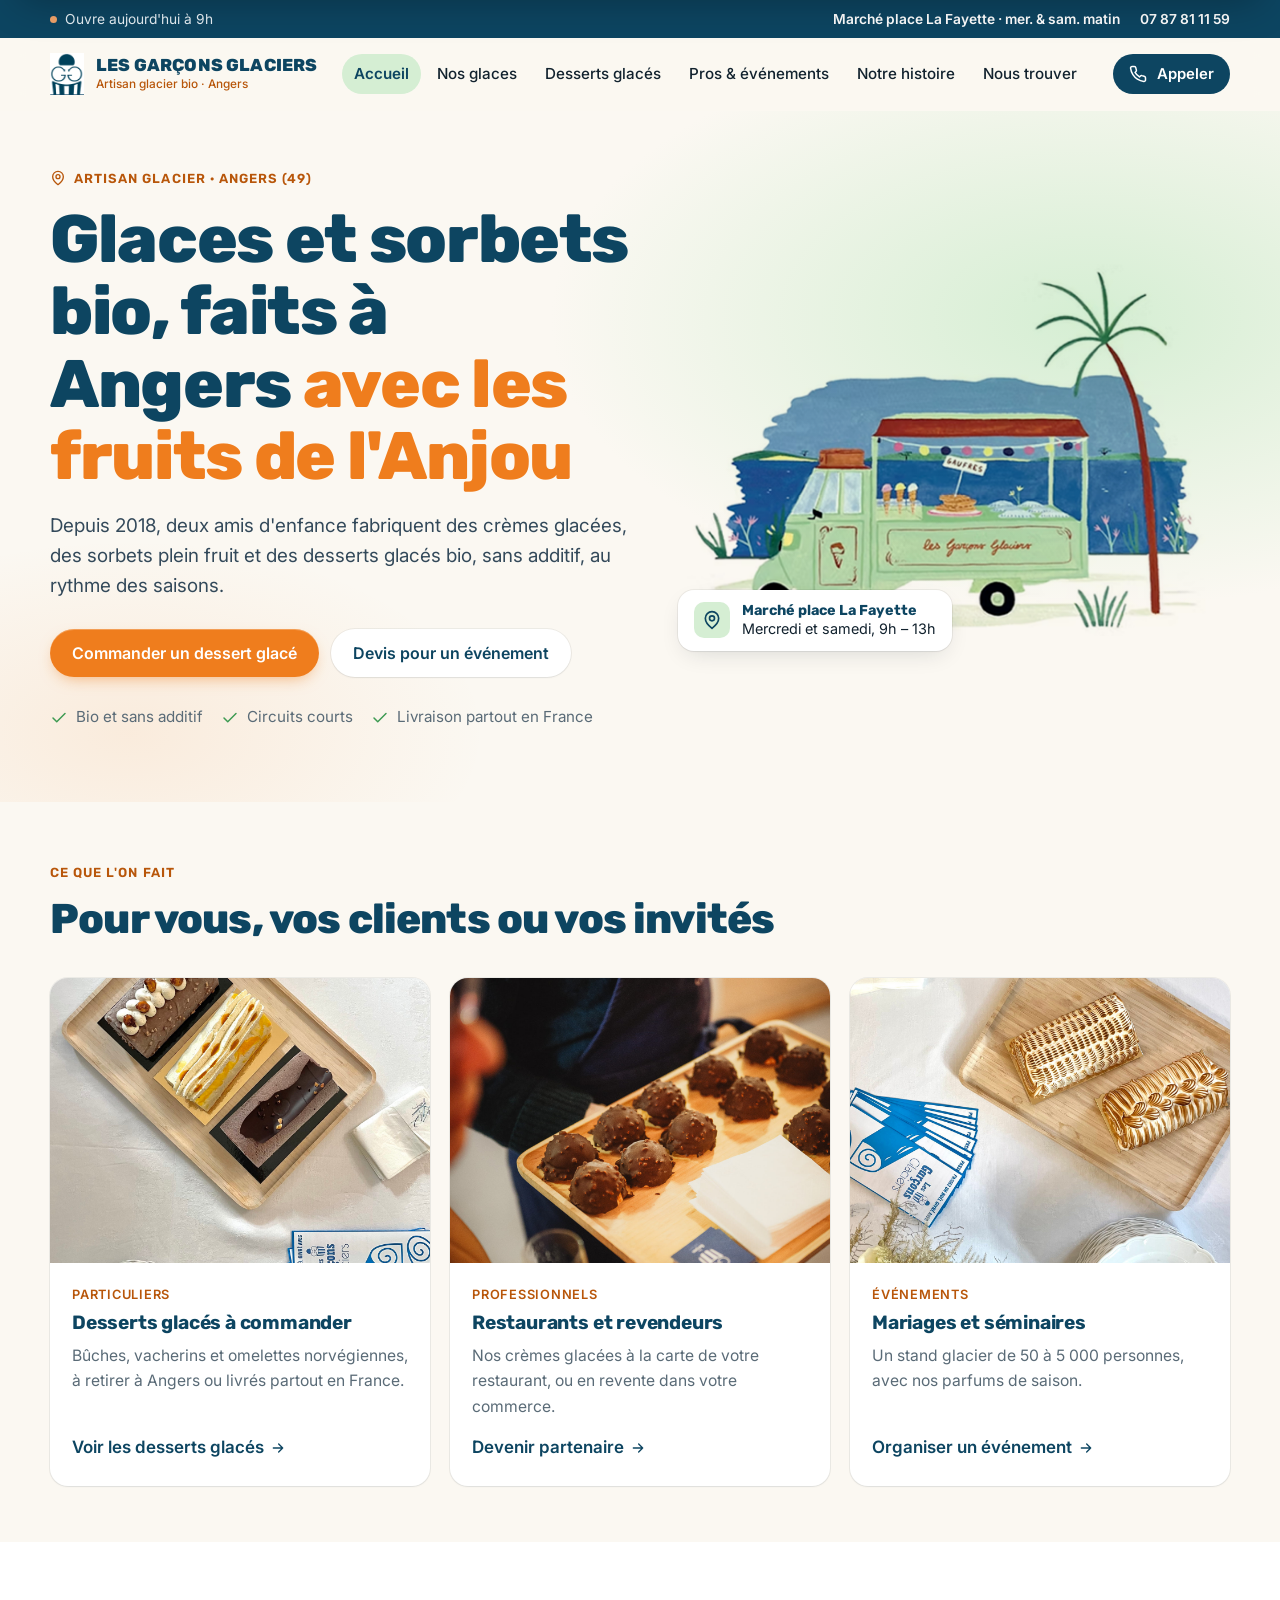
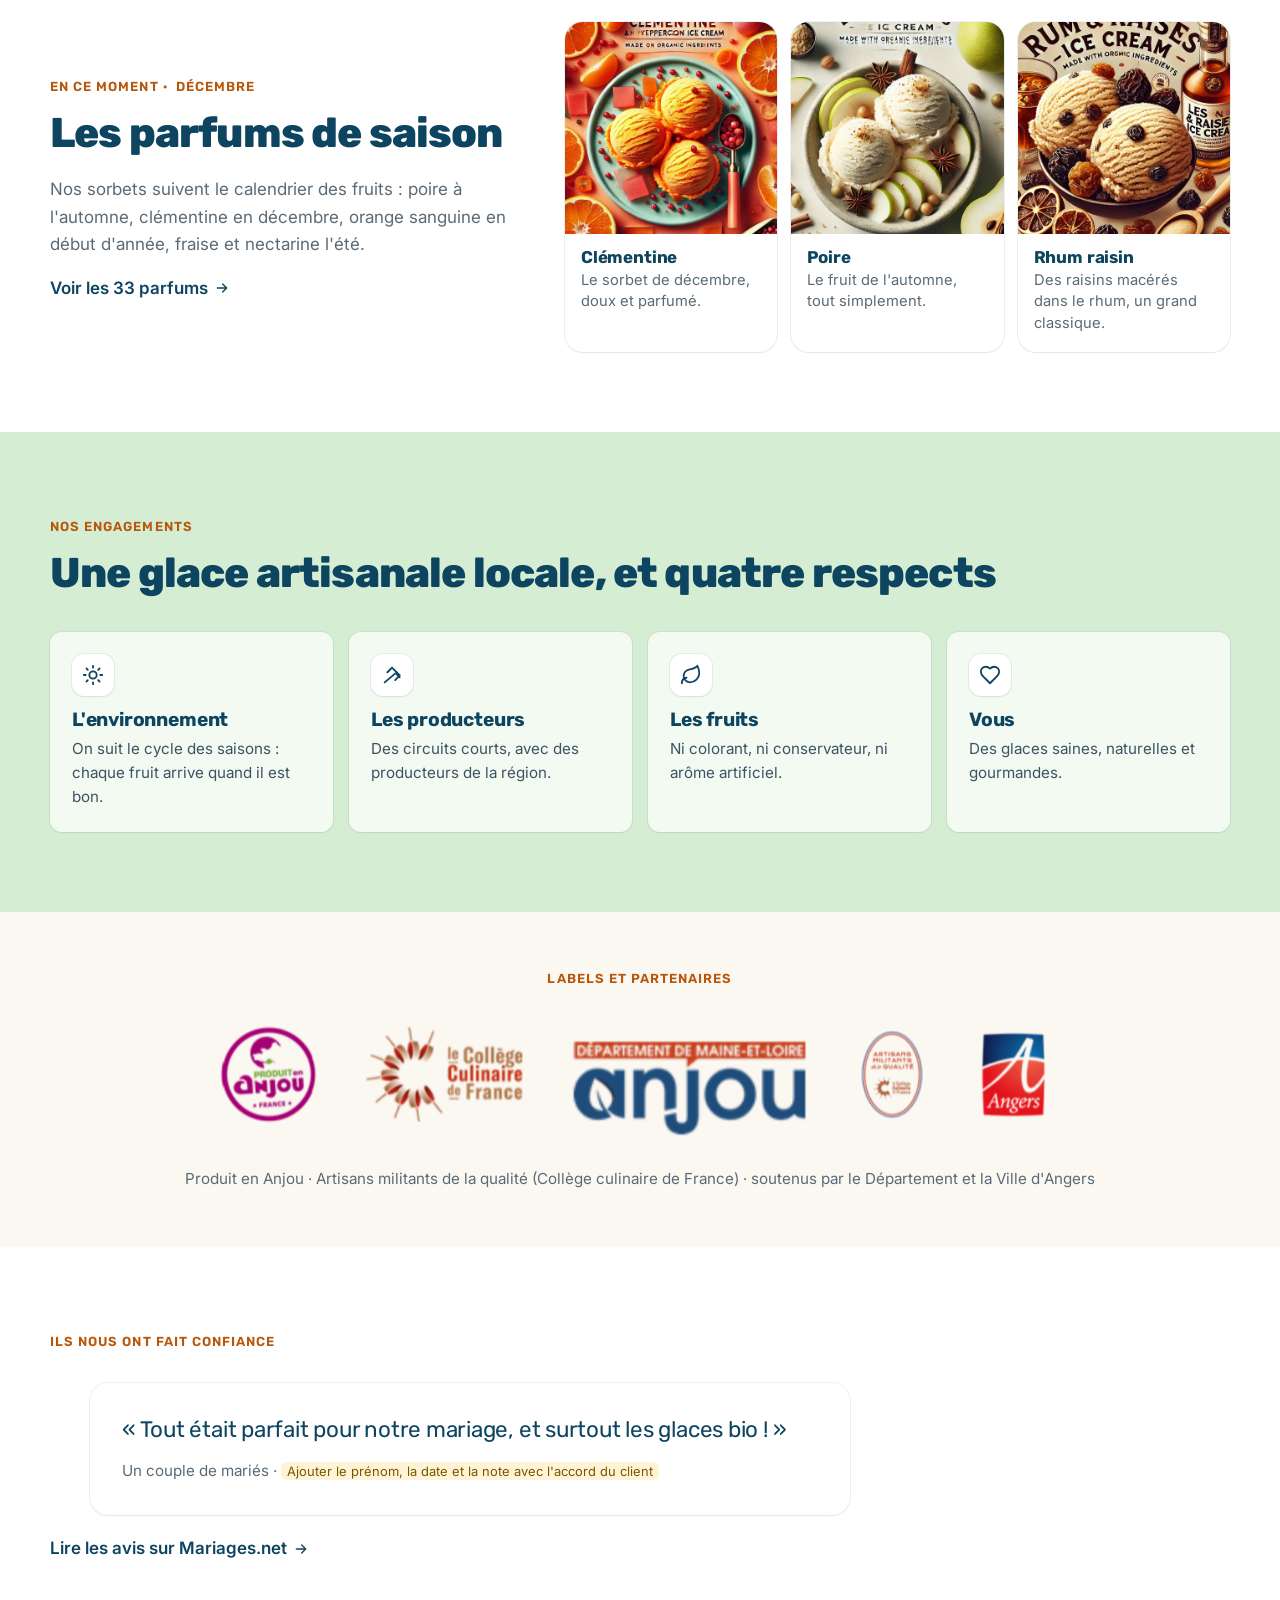
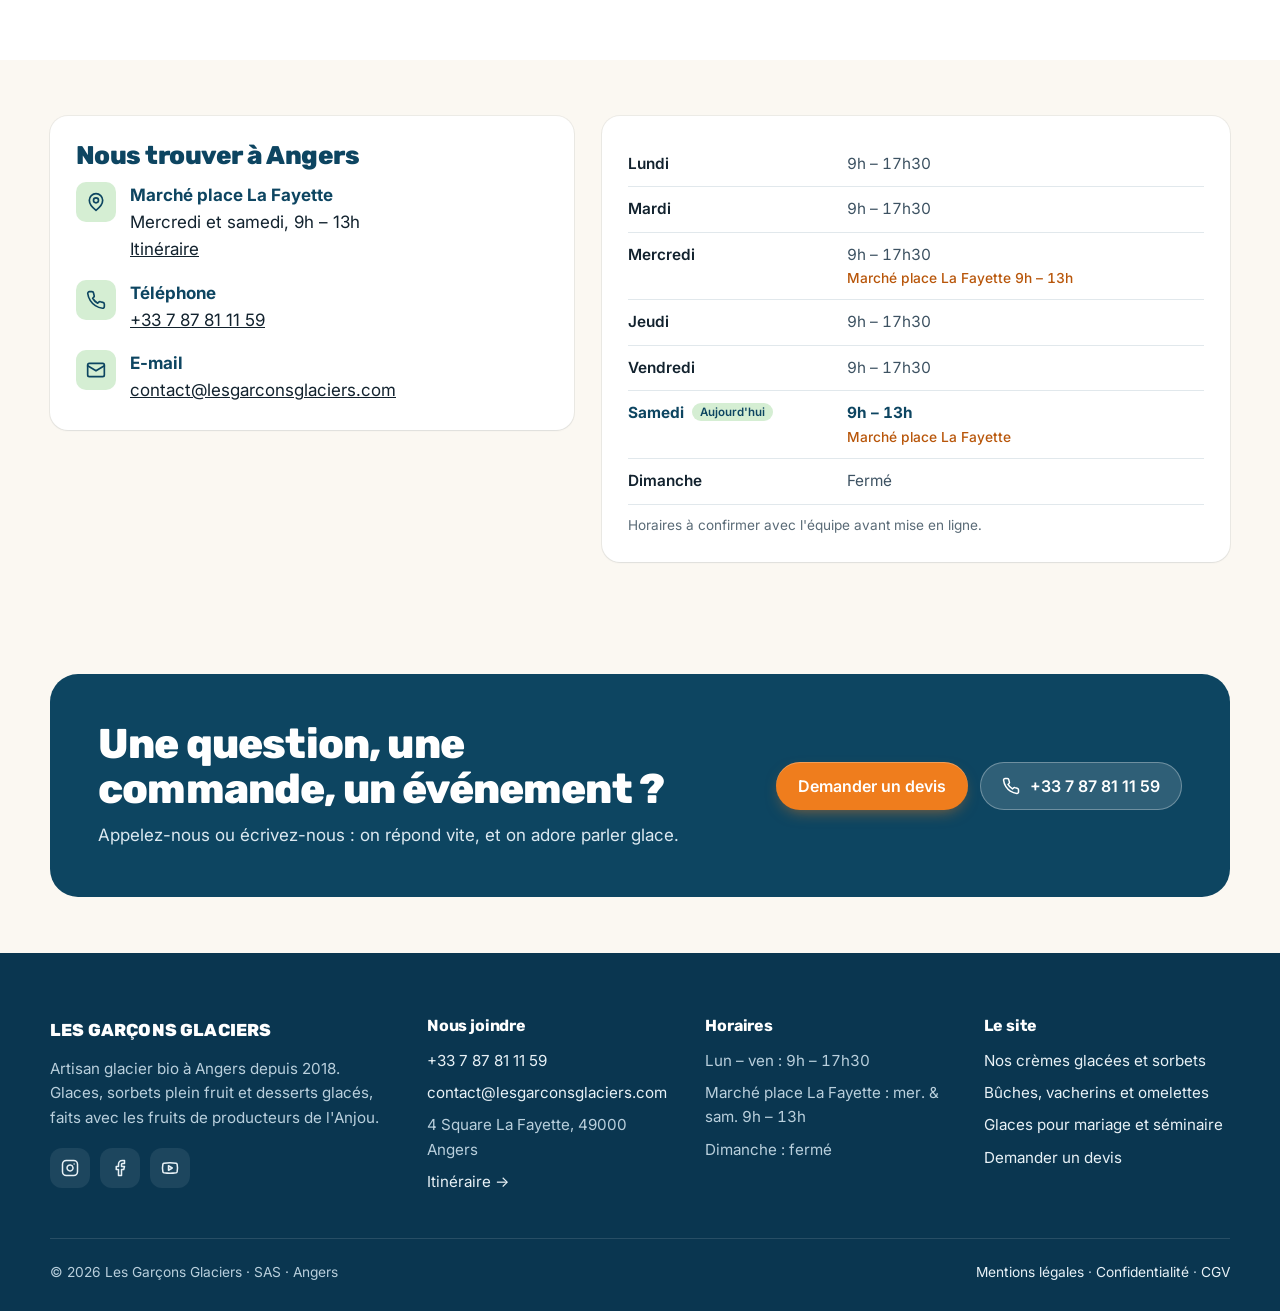
<file: index.html>
<!doctype html>
<html lang="fr">
<head>
<meta charset="utf-8">
<meta name="viewport" content="width=device-width, initial-scale=1, viewport-fit=cover">
<title>Glacier artisanal bio à Angers | Les Garçons Glaciers</title>
<meta name="description" content="Artisan glacier angevin depuis 2018 : glaces bio, sorbets plein fruit et desserts glacés sans additif. Marché place La Fayette, livraison et événements.">
<link rel="canonical" href="https://www.lesgarconsglaciers.fr/">
<meta name="theme-color" content="#fbf8f2">
<meta property="og:type" content="website">
<meta property="og:locale" content="fr_FR">
<meta property="og:site_name" content="Les Garçons Glaciers">
<meta property="og:title" content="Glacier artisanal bio à Angers | Les Garçons Glaciers">
<meta property="og:description" content="Artisan glacier angevin depuis 2018 : glaces bio, sorbets plein fruit et desserts glacés sans additif. Marché place La Fayette, livraison et événements.">
<meta property="og:url" content="https://www.lesgarconsglaciers.fr/">
<meta property="og:image" content="https://www.lesgarconsglaciers.fr/img/share.png">
<link rel="icon" href="/img/favicon.png" type="image/png">
<link rel="apple-touch-icon" href="/img/apple-touch-icon.png">
<link rel="preconnect" href="https://fonts.googleapis.com">
<link rel="preconnect" href="https://fonts.gstatic.com" crossorigin>
<link rel="stylesheet" href="https://fonts.googleapis.com/css2?family=Inter:wght@400;500;600;700&family=Rubik:wght@500;600;700;800&display=swap">
<link rel="stylesheet" href="/assets/style.css?v=1794431874">
<script type="application/ld+json">{"@context": "https://schema.org", "@type": "IceCreamShop", "name": "Les Garçons Glaciers", "description": "Artisan glacier angevin : glaces et sorbets bio, de saison et sans additif, desserts glacés et glaces pour événements à Angers.", "url": "https://www.lesgarconsglaciers.fr/", "telephone": "+33787811159", "email": "contact@lesgarconsglaciers.com", "image": "https://www.lesgarconsglaciers.fr/img/share.png", "logo": "https://www.lesgarconsglaciers.fr/img/favicon.png", "foundingDate": "2018", "address": {"@type": "PostalAddress", "streetAddress": "4 Square La Fayette", "postalCode": "49000", "addressLocality": "Angers", "addressRegion": "Maine-et-Loire", "addressCountry": "FR"}, "areaServed": ["Angers", "Anjou", "Maine-et-Loire"], "openingHoursSpecification": [{"@type": "OpeningHoursSpecification", "dayOfWeek": ["Monday", "Tuesday", "Wednesday", "Thursday", "Friday"], "opens": "09:00", "closes": "17:30"}, {"@type": "OpeningHoursSpecification", "dayOfWeek": ["Saturday"], "opens": "09:00", "closes": "13:00"}], "sameAs": ["https://www.instagram.com/les_garcons_glaciers/", "https://www.facebook.com/lesgarconsglaciers/", "https://www.youtube.com/@lesgarconsglaciers1618"]}</script>

</head>
<body>
<a class="skip" href="#contenu">Aller au contenu</a>

<div class="topbar">
  <div class="wrap">
    <span><span class="dot" aria-hidden="true"></span><span data-open-status>Lun–ven 9h–17h30 · sam 9h–13h</span></span>
    <span class="topbar-right">
      <a class="hide-sm" href="/contact/">Marché place La Fayette · mer. &amp; sam. matin</a>
      <a href="tel:+33787811159">07 87 81 11 59</a>
    </span>
  </div>
</div>

<header class="header">
  <div class="wrap">
    <a class="brand" href="/" aria-label="Les Garçons Glaciers, accueil">
      <img src="/img/icon.png" alt="" width="160" height="200">
      <span class="brand-text"><span class="brand-name">Les Garçons Glaciers</span><span class="brand-tag">Artisan glacier bio · Angers</span></span>
    </a>
    <nav class="nav" aria-label="Navigation principale"><a href="/" aria-current="page">Accueil</a><a href="/nos-glaces/">Nos glaces</a><a href="/desserts-glaces/">Desserts glacés</a><a href="/professionnels/">Pros & événements</a><a href="/notre-histoire/">Notre histoire</a><a href="/contact/">Nous trouver</a></nav>
    <a class="btn btn-navy btn-sm btn-call" href="tel:+33787811159"><svg viewBox="0 0 24 24" fill="none" stroke="currentColor" stroke-width="2" stroke-linecap="round" stroke-linejoin="round" aria-hidden="true"><path d="M22 16.9v3a2 2 0 0 1-2.2 2 19.8 19.8 0 0 1-8.6-3.1 19.5 19.5 0 0 1-6-6A19.8 19.8 0 0 1 2.1 4.2 2 2 0 0 1 4.1 2h3a2 2 0 0 1 2 1.7c.1 1 .4 1.9.7 2.8a2 2 0 0 1-.5 2.1L8 9.9a16 16 0 0 0 6 6l1.3-1.3a2 2 0 0 1 2.1-.4c.9.3 1.8.6 2.8.7a2 2 0 0 1 1.7 2z"/></svg>Appeler</a>
    <button class="menu-toggle" type="button" data-open-menu aria-controls="drawer" aria-expanded="false" aria-label="Ouvrir le menu"><svg viewBox="0 0 24 24" fill="none" stroke="currentColor" stroke-width="2" stroke-linecap="round" stroke-linejoin="round" aria-hidden="true"><path d="M4 7h16M4 12h16M4 17h16"/></svg></button>
  </div>
</header>

<div class="drawer" id="drawer" aria-hidden="true">
  <div class="drawer-backdrop" data-close-menu></div>
  <div class="drawer-panel" role="dialog" aria-modal="true" aria-label="Menu">
    <div class="drawer-head">
      <span class="brand-name">Menu</span>
      <button class="menu-toggle" style="display:inline-flex" type="button" data-close-menu aria-label="Fermer le menu"><svg viewBox="0 0 24 24" fill="none" stroke="currentColor" stroke-width="2" stroke-linecap="round" stroke-linejoin="round" aria-hidden="true"><path d="M18 6 6 18M6 6l12 12"/></svg></button>
    </div>
    <nav aria-label="Navigation mobile"><a href="/" aria-current="page">Accueil<svg viewBox="0 0 24 24" fill="none" stroke="currentColor" stroke-width="2" stroke-linecap="round" stroke-linejoin="round" aria-hidden="true"><path d="M5 12h14M13 6l6 6-6 6"/></svg></a><a href="/nos-glaces/">Nos glaces<svg viewBox="0 0 24 24" fill="none" stroke="currentColor" stroke-width="2" stroke-linecap="round" stroke-linejoin="round" aria-hidden="true"><path d="M5 12h14M13 6l6 6-6 6"/></svg></a><a href="/desserts-glaces/">Desserts glacés<svg viewBox="0 0 24 24" fill="none" stroke="currentColor" stroke-width="2" stroke-linecap="round" stroke-linejoin="round" aria-hidden="true"><path d="M5 12h14M13 6l6 6-6 6"/></svg></a><a href="/professionnels/">Pros & événements<svg viewBox="0 0 24 24" fill="none" stroke="currentColor" stroke-width="2" stroke-linecap="round" stroke-linejoin="round" aria-hidden="true"><path d="M5 12h14M13 6l6 6-6 6"/></svg></a><a href="/notre-histoire/">Notre histoire<svg viewBox="0 0 24 24" fill="none" stroke="currentColor" stroke-width="2" stroke-linecap="round" stroke-linejoin="round" aria-hidden="true"><path d="M5 12h14M13 6l6 6-6 6"/></svg></a><a href="/contact/">Nous trouver<svg viewBox="0 0 24 24" fill="none" stroke="currentColor" stroke-width="2" stroke-linecap="round" stroke-linejoin="round" aria-hidden="true"><path d="M5 12h14M13 6l6 6-6 6"/></svg></a></nav>
    <div class="drawer-cta">
      <a class="btn btn-primary" href="/desserts-glaces/">Commander un dessert glacé</a>
      <a class="btn btn-ghost" href="tel:+33787811159"><svg viewBox="0 0 24 24" fill="none" stroke="currentColor" stroke-width="2" stroke-linecap="round" stroke-linejoin="round" aria-hidden="true"><path d="M22 16.9v3a2 2 0 0 1-2.2 2 19.8 19.8 0 0 1-8.6-3.1 19.5 19.5 0 0 1-6-6A19.8 19.8 0 0 1 2.1 4.2 2 2 0 0 1 4.1 2h3a2 2 0 0 1 2 1.7c.1 1 .4 1.9.7 2.8a2 2 0 0 1-.5 2.1L8 9.9a16 16 0 0 0 6 6l1.3-1.3a2 2 0 0 1 2.1-.4c.9.3 1.8.6 2.8.7a2 2 0 0 1 1.7 2z"/></svg>+33 7 87 81 11 59</a>
    </div>
  </div>
</div>

<main id="contenu">

<section class="hero">
  <div class="wrap">
    <div class="intro">
      <span class="eyebrow"><svg viewBox="0 0 24 24" fill="none" stroke="currentColor" stroke-width="2" stroke-linecap="round" stroke-linejoin="round" aria-hidden="true"><path d="M20 10c0 6-8 12-8 12s-8-6-8-12a8 8 0 0 1 16 0Z"/><circle cx="12" cy="10" r="3"/></svg>Artisan glacier · Angers (49)</span>
      <h1>Glaces et sorbets bio, faits à Angers <em>avec les fruits de l'Anjou</em></h1>
      <p class="hero-lead">Depuis 2018, deux amis d'enfance fabriquent des crèmes glacées, des sorbets plein fruit et des desserts glacés bio, sans additif, au rythme des saisons.</p>
      <div class="hero-ctas">
        <a class="btn btn-primary" href="/desserts-glaces/">Commander un dessert glacé</a>
        <a class="btn btn-ghost" href="/contact/#devis">Devis pour un événement</a>
      </div>
      <ul class="hero-points">
        <li><svg viewBox="0 0 24 24" fill="none" stroke="currentColor" stroke-width="2" stroke-linecap="round" stroke-linejoin="round" aria-hidden="true"><path d="M20 6 9 17l-5-5"/></svg>Bio et sans additif</li>
        <li><svg viewBox="0 0 24 24" fill="none" stroke="currentColor" stroke-width="2" stroke-linecap="round" stroke-linejoin="round" aria-hidden="true"><path d="M20 6 9 17l-5-5"/></svg>Circuits courts</li>
        <li><svg viewBox="0 0 24 24" fill="none" stroke="currentColor" stroke-width="2" stroke-linecap="round" stroke-linejoin="round" aria-hidden="true"><path d="M20 6 9 17l-5-5"/></svg>Livraison partout en France</li>
      </ul>
    </div>
    <div class="hero-art">
      <img src="/img/truck.png" alt="Illustration du triporteur glacier des Garçons Glaciers" width="1200" height="816" fetchpriority="high">
      <div class="hero-badge">
        <span class="pin"><svg viewBox="0 0 24 24" fill="none" stroke="currentColor" stroke-width="2" stroke-linecap="round" stroke-linejoin="round" aria-hidden="true"><path d="M20 10c0 6-8 12-8 12s-8-6-8-12a8 8 0 0 1 16 0Z"/><circle cx="12" cy="10" r="3"/></svg></span>
        <span><strong>Marché place La Fayette</strong>Mercredi et samedi, 9h – 13h</span>
      </div>
    </div>
  </div>
</section>

<section class="section-tight">
  <div class="wrap">
    <div class="section-head">
      <div>
        <span class="eyebrow">Ce que l'on fait</span>
        <h2>Pour vous, vos clients ou vos invités</h2>
      </div>
    </div>
    <div class="paths">
      <a class="path" href="/desserts-glaces/">
        <div class="path-img"><img src="/img/event-2.jpg" alt="Bûches et desserts glacés artisanaux sur un plateau" loading="lazy" width="1400" height="1000"></div>
        <div class="path-body"><span class="path-tag">Particuliers</span><h3>Desserts glacés à commander</h3><p>Bûches, vacherins et omelettes norvégiennes, à retirer à Angers ou livrés partout en France.</p><span class="link-arrow">Voir les desserts glacés <svg viewBox="0 0 24 24" fill="none" stroke="currentColor" stroke-width="2" stroke-linecap="round" stroke-linejoin="round" aria-hidden="true"><path d="M5 12h14M13 6l6 6-6 6"/></svg></span></div>
      </a>
      <a class="path" href="/professionnels/#restaurants">
        <div class="path-img"><img src="/img/restaurant.jpg" alt="Desserts glacés au chocolat servis sur un plateau" loading="lazy" width="1400" height="1000"></div>
        <div class="path-body"><span class="path-tag">Professionnels</span><h3>Restaurants et revendeurs</h3><p>Nos crèmes glacées à la carte de votre restaurant, ou en revente dans votre commerce.</p><span class="link-arrow">Devenir partenaire <svg viewBox="0 0 24 24" fill="none" stroke="currentColor" stroke-width="2" stroke-linecap="round" stroke-linejoin="round" aria-hidden="true"><path d="M5 12h14M13 6l6 6-6 6"/></svg></span></div>
      </a>
      <a class="path" href="/professionnels/#evenements">
        <div class="path-img"><img src="/img/event-1.jpg" alt="Omelettes norvégiennes meringuées pour un événement" loading="lazy" width="1400" height="1000"></div>
        <div class="path-body"><span class="path-tag">Événements</span><h3>Mariages et séminaires</h3><p>Un stand glacier de 50 à 5 000 personnes, avec nos parfums de saison.</p><span class="link-arrow">Organiser un événement <svg viewBox="0 0 24 24" fill="none" stroke="currentColor" stroke-width="2" stroke-linecap="round" stroke-linejoin="round" aria-hidden="true"><path d="M5 12h14M13 6l6 6-6 6"/></svg></span></div>
      </a>
    </div>
  </div>
</section>

<section class="section section-white">
  <div class="wrap season">
    <div>
      <span class="eyebrow">En ce moment · <span data-month>novembre</span></span>
      <h2>Les parfums de saison</h2>
      <p class="muted prose">Nos sorbets suivent le calendrier des fruits : poire à l'automne, clémentine en décembre, orange sanguine en début d'année, fraise et nectarine l'été.</p>
      <a class="link-arrow" href="/nos-glaces/">Voir les 33 parfums <svg viewBox="0 0 24 24" fill="none" stroke="currentColor" stroke-width="2" stroke-linecap="round" stroke-linejoin="round" aria-hidden="true"><path d="M5 12h14M13 6l6 6-6 6"/></svg></a>
    </div>
    <div class="season-list" data-season-list></div>
  </div>
  <script type="application/json" id="flavor-data">[{"id": "vanille-sarrasin", "name": "Vanille sarrasin", "family": "creme", "desc": "La douceur de la vanille, relevée par le goût toasté du sarrasin.", "img": "/img/vanille-sarrasin.jpg"}, {"id": "vanille-tonka", "name": "Vanille Tonka", "family": "creme", "desc": "Le parfum préféré du chef François : vanille et fève tonka.", "img": "/img/vanille-tonka.jpg"}, {"id": "stracciatella", "name": "Stracciatella", "family": "creme", "desc": "Une crème onctueuse parsemée de copeaux de chocolat.", "img": "/img/stracciatella.jpg"}, {"id": "praline-noisette", "name": "Praliné noisette", "family": "creme", "desc": "Un praliné généreux, pour les amoureux de noisette.", "img": "/img/praline-noisette.jpg"}, {"id": "grue-cacao", "name": "Grué de cacao", "family": "creme", "desc": "Une crème parsemée d'éclats croquants de fèves de cacao.", "img": "/img/grue-cacao.jpg"}, {"id": "chocolat-blanc", "name": "Chocolat blanc", "family": "creme", "desc": "Douce et ronde, tout en gourmandise.", "img": "/img/chocolat-blanc.jpg"}, {"id": "chevre", "name": "Chèvre", "family": "creme", "desc": "Née de la demande d'un chef de la région, à servir en salé comme en sucré.", "img": "/img/chevre.jpg"}, {"id": "caramel-cacahuete", "name": "Caramel, cacahuète, chocolat", "family": "creme", "desc": "Le trio gourmand : caramel, cacahuète et chocolat.", "img": "/img/caramel-cacahuete.jpg"}, {"id": "caramel-beurre-sale", "name": "Caramel beurre salé", "family": "creme", "desc": "Un classique, avec le bon équilibre entre sucré et salé.", "img": "/img/caramel-beurre-sale.jpg"}, {"id": "cafe-ethiopie", "name": "Café d'Éthiopie", "family": "creme", "desc": "Un café d'origine Éthiopie, aux notes fruitées.", "img": "/img/cafe-ethiopie.jpg"}, {"id": "coco-menthe", "name": "Coco menthe", "family": "creme", "desc": "La noix de coco, rafraîchie par la menthe.", "img": "/img/coco-menthe.jpg"}, {"id": "sierra-leone", "name": "Chocolat Sierra Leone", "family": "sorbet", "desc": "Un chocolat d'origine Sierra Leone, intense et sans lait.", "img": "/img/sierra-leone.jpg"}, {"id": "cacao-pleine-arome", "name": "Cacao pleine arôme", "family": "sorbet", "desc": "Un assemblage de 25 cacaos pour un chocolat profond.", "img": "/img/cacao-pleine-arome.jpg"}, {"id": "thym", "name": "Thym", "family": "sorbet", "desc": "Herbacé et surprenant, idéal en fin de repas.", "img": "/img/thym.jpg"}, {"id": "rhum-raisin", "name": "Rhum raisin", "family": "sorbet", "desc": "Des raisins macérés dans le rhum, un grand classique.", "img": "/img/rhum-raisin.jpg"}, {"id": "poire", "name": "Poire", "family": "sorbet", "desc": "Le fruit de l'automne, tout simplement.", "img": "/img/poire.jpg"}, {"id": "pistache", "name": "Pistache", "family": "sorbet", "desc": "Le goût franc de la pistache.", "img": "/img/pistache.jpg"}, {"id": "pamplemousse", "name": "Pamplemousse", "family": "sorbet", "desc": "Vif et acidulé, de saison en janvier.", "img": "/img/pamplemousse.jpg"}, {"id": "orange-sanguine", "name": "Orange sanguine", "family": "sorbet", "desc": "La star du premier trimestre, à la couleur intense.", "img": "/img/orange-sanguine.jpg"}, {"id": "orange-basilic", "name": "Orange basilic", "family": "sorbet", "desc": "L'orange, réveillée par la fraîcheur du basilic.", "img": "/img/orange-basilic.jpg"}, {"id": "noix", "name": "Noix", "family": "sorbet", "desc": "Le goût boisé de la noix.", "img": "/img/noix.jpg"}, {"id": "nectarine", "name": "Nectarine", "family": "sorbet", "desc": "Le fruit de juillet, juteux et parfumé.", "img": "/img/nectarine.jpg"}, {"id": "melon-menthe", "name": "Melon menthe", "family": "sorbet", "desc": "Le melon d'été et une touche de menthe.", "img": "/img/melon-menthe.jpg"}, {"id": "mangue-thai", "name": "Mangue thaï", "family": "sorbet", "desc": "Une mangue mûre et parfumée.", "img": "/img/mangue-thai.jpg"}, {"id": "kiwi", "name": "Kiwi", "family": "sorbet", "desc": "Acidulé et de saison en janvier.", "img": "/img/kiwi.jpg"}, {"id": "framboise-poivron", "name": "Framboise poivron", "family": "sorbet", "desc": "Une alliance étonnante, fruitée et légèrement poivrée.", "img": "/img/framboise-poivron.jpg"}, {"id": "fraise", "name": "Fraise", "family": "sorbet", "desc": "Notre meilleure vente de l'été.", "img": "/img/fraise.jpg"}, {"id": "duo-citron", "name": "Duo de citrons", "family": "sorbet", "desc": "Deux citrons pour un sorbet frais et acidulé.", "img": "/img/duo-citron.jpg"}, {"id": "clementine", "name": "Clémentine", "family": "sorbet", "desc": "Le sorbet de décembre, doux et parfumé.", "img": "/img/clementine.jpg"}, {"id": "chocolat-banane", "name": "Chocolat banane", "family": "sorbet", "desc": "Le chocolat et la banane, le duo réconfortant.", "img": "/img/chocolat-banane.jpg"}, {"id": "cassis-poivre", "name": "Cassis poivre noir", "family": "sorbet", "desc": "Le cassis, relevé d'une pointe de poivre noir.", "img": "/img/cassis-poivre.jpg"}, {"id": "ananas", "name": "Ananas", "family": "sorbet", "desc": "Juteux et ensoleillé.", "img": "/img/ananas.jpg"}, {"id": "abricot", "name": "Abricot", "family": "sorbet", "desc": "L'abricot bien mûr, pour l'été.", "img": "/img/abricot.jpg"}]</script>
</section>

<section class="section section-mint">
  <div class="wrap">
    <div class="section-head">
      <div>
        <span class="eyebrow">Nos engagements</span>
        <h2>Une glace artisanale locale, et quatre respects</h2>
      </div>
    </div>
    <div class="values">
      <div class="value"><span class="ico"><svg viewBox="0 0 24 24" fill="none" stroke="currentColor" stroke-width="2" stroke-linecap="round" stroke-linejoin="round" aria-hidden="true"><circle cx="12" cy="12" r="4"/><path d="M12 2v2M12 20v2M4.9 4.9l1.4 1.4M17.7 17.7l1.4 1.4M2 12h2M20 12h2M4.9 19.1l1.4-1.4M17.7 6.3l1.4-1.4"/></svg></span><h3>L'environnement</h3><p>On suit le cycle des saisons : chaque fruit arrive quand il est bon.</p></div>
      <div class="value"><span class="ico"><svg viewBox="0 0 24 24" fill="none" stroke="currentColor" stroke-width="2" stroke-linecap="round" stroke-linejoin="round" aria-hidden="true"><path d="M20.4 14.5 16 10 4 20"/><path d="m7 9 5-5 8.5 8.5-5 5"/></svg></span><h3>Les producteurs</h3><p>Des circuits courts, avec des producteurs de la région.</p></div>
      <div class="value"><span class="ico"><svg viewBox="0 0 24 24" fill="none" stroke="currentColor" stroke-width="2" stroke-linecap="round" stroke-linejoin="round" aria-hidden="true"><path d="M11 20A7 7 0 0 1 9.8 6.1C15.5 5 17 4.5 19 2c1 2 2 4.2 2 8 0 5.5-4.8 10-10 10Z"/><path d="M2 21c0-3 1.9-5.4 5.1-6"/></svg></span><h3>Les fruits</h3><p>Ni colorant, ni conservateur, ni arôme artificiel.</p></div>
      <div class="value"><span class="ico"><svg viewBox="0 0 24 24" fill="none" stroke="currentColor" stroke-width="2" stroke-linecap="round" stroke-linejoin="round" aria-hidden="true"><path d="M19 14c1.5-1.5 3-3.2 3-5.5A5.5 5.5 0 0 0 16.5 3c-1.8 0-3 .5-4.5 2-1.5-1.5-2.7-2-4.5-2A5.5 5.5 0 0 0 2 8.5c0 2.3 1.5 4 3 5.5l7 7Z"/></svg></span><h3>Vous</h3><p>Des glaces saines, naturelles et gourmandes.</p></div>
    </div>
  </div>
</section>

<section class="section-tight">
  <div class="wrap labels">
    <span class="eyebrow">Labels et partenaires</span>
    <img src="/img/labels.png" alt="Labels : Produit en Anjou, Collège culinaire de France, Département de Maine-et-Loire, Artisans militants de la qualité, Ville d'Angers" loading="lazy" width="1110" height="165">
    <p>Produit en Anjou · Artisans militants de la qualité (Collège culinaire de France) · soutenus par le Département et la Ville d'Angers</p>
  </div>
</section>

<section class="section section-white" id="avis">
  <div class="wrap">
    <span class="eyebrow">Ils nous ont fait confiance</span>
    <figure class="quote">
      <blockquote>« Tout était parfait pour notre mariage, et surtout les glaces bio ! »</blockquote>
      <figcaption>Un couple de mariés · <span class="todo">Ajouter le prénom, la date et la note avec l'accord du client</span></figcaption>
    </figure>
    <p style="margin-top:20px"><a class="link-arrow" href="https://www.mariages.net/food-truck/les-garcons-glaciers--e278772" target="_blank" rel="noopener">Lire les avis sur Mariages.net <svg viewBox="0 0 24 24" fill="none" stroke="currentColor" stroke-width="2" stroke-linecap="round" stroke-linejoin="round" aria-hidden="true"><path d="M5 12h14M13 6l6 6-6 6"/></svg></a></p>
  </div>
</section>

<section class="section-tight">
  <div class="wrap info-grid">
    <div class="info-card">
      <h2 style="font-size:1.6rem">Nous trouver à Angers</h2>
      <ul class="info-list">
        <li><span class="ico"><svg viewBox="0 0 24 24" fill="none" stroke="currentColor" stroke-width="2" stroke-linecap="round" stroke-linejoin="round" aria-hidden="true"><path d="M20 10c0 6-8 12-8 12s-8-6-8-12a8 8 0 0 1 16 0Z"/><circle cx="12" cy="10" r="3"/></svg></span><span><strong>Marché place La Fayette</strong>Mercredi et samedi, 9h – 13h<br><a href="https://www.google.com/maps/dir/?api=1&destination=Place+La+Fayette+49000+Angers" target="_blank" rel="noopener">Itinéraire</a></span></li>
        <li><span class="ico"><svg viewBox="0 0 24 24" fill="none" stroke="currentColor" stroke-width="2" stroke-linecap="round" stroke-linejoin="round" aria-hidden="true"><path d="M22 16.9v3a2 2 0 0 1-2.2 2 19.8 19.8 0 0 1-8.6-3.1 19.5 19.5 0 0 1-6-6A19.8 19.8 0 0 1 2.1 4.2 2 2 0 0 1 4.1 2h3a2 2 0 0 1 2 1.7c.1 1 .4 1.9.7 2.8a2 2 0 0 1-.5 2.1L8 9.9a16 16 0 0 0 6 6l1.3-1.3a2 2 0 0 1 2.1-.4c.9.3 1.8.6 2.8.7a2 2 0 0 1 1.7 2z"/></svg></span><span><strong>Téléphone</strong><a href="tel:+33787811159">+33 7 87 81 11 59</a></span></li>
        <li><span class="ico"><svg viewBox="0 0 24 24" fill="none" stroke="currentColor" stroke-width="2" stroke-linecap="round" stroke-linejoin="round" aria-hidden="true"><rect x="2" y="4" width="20" height="16" rx="2"/><path d="m22 7-10 6L2 7"/></svg></span><span><strong>E-mail</strong><a href="mailto:contact@lesgarconsglaciers.com">contact@lesgarconsglaciers.com</a></span></li>
      </ul>
    </div>
    <div class="info-card"><table class="hours"><caption class="muted" style="caption-side:bottom;text-align:left;padding-top:10px;font-size:.85rem">Horaires à confirmer avec l'équipe avant mise en ligne.</caption><tbody><tr data-day="1"><th scope="row">Lundi</th><td>9h – 17h30</td></tr><tr data-day="2"><th scope="row">Mardi</th><td>9h – 17h30</td></tr><tr data-day="3"><th scope="row">Mercredi</th><td>9h – 17h30<span class="market">Marché place La Fayette 9h – 13h</span></td></tr><tr data-day="4"><th scope="row">Jeudi</th><td>9h – 17h30</td></tr><tr data-day="5"><th scope="row">Vendredi</th><td>9h – 17h30</td></tr><tr data-day="6"><th scope="row">Samedi</th><td>9h – 13h<span class="market">Marché place La Fayette</span></td></tr><tr data-day="0"><th scope="row">Dimanche</th><td>Fermé</td></tr></tbody></table></div>
  </div>
</section>

<section class="section-tight"><div class="wrap">
  <div class="cta-band">
    <div>
      <h2>Une question, une commande, un événement ?</h2>
      <p>Appelez-nous ou écrivez-nous : on répond vite, et on adore parler glace.</p>
    </div>
    <div class="actions">
      <a class="btn btn-primary" href="/contact/#devis">Demander un devis</a>
      <a class="btn btn-light" href="tel:+33787811159"><svg viewBox="0 0 24 24" fill="none" stroke="currentColor" stroke-width="2" stroke-linecap="round" stroke-linejoin="round" aria-hidden="true"><path d="M22 16.9v3a2 2 0 0 1-2.2 2 19.8 19.8 0 0 1-8.6-3.1 19.5 19.5 0 0 1-6-6A19.8 19.8 0 0 1 2.1 4.2 2 2 0 0 1 4.1 2h3a2 2 0 0 1 2 1.7c.1 1 .4 1.9.7 2.8a2 2 0 0 1-.5 2.1L8 9.9a16 16 0 0 0 6 6l1.3-1.3a2 2 0 0 1 2.1-.4c.9.3 1.8.6 2.8.7a2 2 0 0 1 1.7 2z"/></svg>+33 7 87 81 11 59</a>
    </div>
  </div>
</div></section>

</main>

<footer class="footer">
  <div class="wrap">
    <div class="footer-grid">
      <div>
        <span class="brand-name">Les Garçons Glaciers</span>
        <p style="margin-top:12px;max-width:34ch">Artisan glacier bio à Angers depuis 2018. Glaces, sorbets plein fruit et desserts glacés, faits avec les fruits de producteurs de l'Anjou.</p>
        <div class="socials"><a href="https://www.instagram.com/les_garcons_glaciers/" target="_blank" rel="noopener" aria-label="Instagram"><svg viewBox="0 0 24 24" fill="none" stroke="currentColor" stroke-width="2" stroke-linecap="round" stroke-linejoin="round" aria-hidden="true"><rect x="2" y="2" width="20" height="20" rx="5"/><path d="M16 11.4A4 4 0 1 1 12.6 8 4 4 0 0 1 16 11.4z"/><path d="M17.5 6.5h.01"/></svg></a><a href="https://www.facebook.com/lesgarconsglaciers/" target="_blank" rel="noopener" aria-label="Facebook"><svg viewBox="0 0 24 24" fill="none" stroke="currentColor" stroke-width="2" stroke-linecap="round" stroke-linejoin="round" aria-hidden="true"><path d="M18 2h-3a5 5 0 0 0-5 5v3H7v4h3v8h4v-8h3l1-4h-4V7a1 1 0 0 1 1-1h3z"/></svg></a><a href="https://www.youtube.com/@lesgarconsglaciers1618" target="_blank" rel="noopener" aria-label="YouTube"><svg viewBox="0 0 24 24" fill="none" stroke="currentColor" stroke-width="2" stroke-linecap="round" stroke-linejoin="round" aria-hidden="true"><path d="M2.5 17a24 24 0 0 1 0-10 2 2 0 0 1 1.4-1.4 49.6 49.6 0 0 1 16.2 0A2 2 0 0 1 21.5 7a24 24 0 0 1 0 10 2 2 0 0 1-1.4 1.4 49.6 49.6 0 0 1-16.2 0A2 2 0 0 1 2.5 17"/><path d="m10 15 5-3-5-3z"/></svg></a></div>
      </div>
      <div>
        <h3>Nous joindre</h3>
        <ul>
          <li><a href="tel:+33787811159">+33 7 87 81 11 59</a></li>
          <li><a href="mailto:contact@lesgarconsglaciers.com">contact@lesgarconsglaciers.com</a></li>
          <li>4 Square La Fayette, 49000 Angers</li>
          <li><a href="https://www.google.com/maps/dir/?api=1&destination=Place+La+Fayette+49000+Angers" target="_blank" rel="noopener">Itinéraire →</a></li>
        </ul>
      </div>
      <div>
        <h3>Horaires</h3>
        <ul class="tabular">
          <li>Lun – ven : 9h – 17h30</li>
          <li>Marché place La Fayette : mer. &amp; sam. 9h – 13h</li>
          <li>Dimanche : fermé</li>
        </ul>
      </div>
      <div>
        <h3>Le site</h3>
        <ul>
          <li><a href="/nos-glaces/">Nos crèmes glacées et sorbets</a></li>
          <li><a href="/desserts-glaces/">Bûches, vacherins et omelettes</a></li>
          <li><a href="/professionnels/">Glaces pour mariage et séminaire</a></li>
          <li><a href="/contact/#devis">Demander un devis</a></li>
        </ul>
      </div>
    </div>
    <div class="footer-bottom">
      <span>© <span data-year>2026</span> Les Garçons Glaciers · SAS · Angers</span>
      <span><a href="/mentions-legales/">Mentions légales</a> · <a href="/mentions-legales/#confidentialite">Confidentialité</a> · <a href="/mentions-legales/#cgv">CGV</a></span>
    </div>
  </div>
</footer>

<div class="mobile-bar">
  <a class="btn btn-ghost" href="tel:+33787811159"><svg viewBox="0 0 24 24" fill="none" stroke="currentColor" stroke-width="2" stroke-linecap="round" stroke-linejoin="round" aria-hidden="true"><path d="M22 16.9v3a2 2 0 0 1-2.2 2 19.8 19.8 0 0 1-8.6-3.1 19.5 19.5 0 0 1-6-6A19.8 19.8 0 0 1 2.1 4.2 2 2 0 0 1 4.1 2h3a2 2 0 0 1 2 1.7c.1 1 .4 1.9.7 2.8a2 2 0 0 1-.5 2.1L8 9.9a16 16 0 0 0 6 6l1.3-1.3a2 2 0 0 1 2.1-.4c.9.3 1.8.6 2.8.7a2 2 0 0 1 1.7 2z"/></svg>Appeler</a>
  <a class="btn btn-primary" href="/contact/#devis">Devis</a>
</div>

<script src="/assets/site.js?v=1794431874" defer></script>
</body>
</html>
</file>
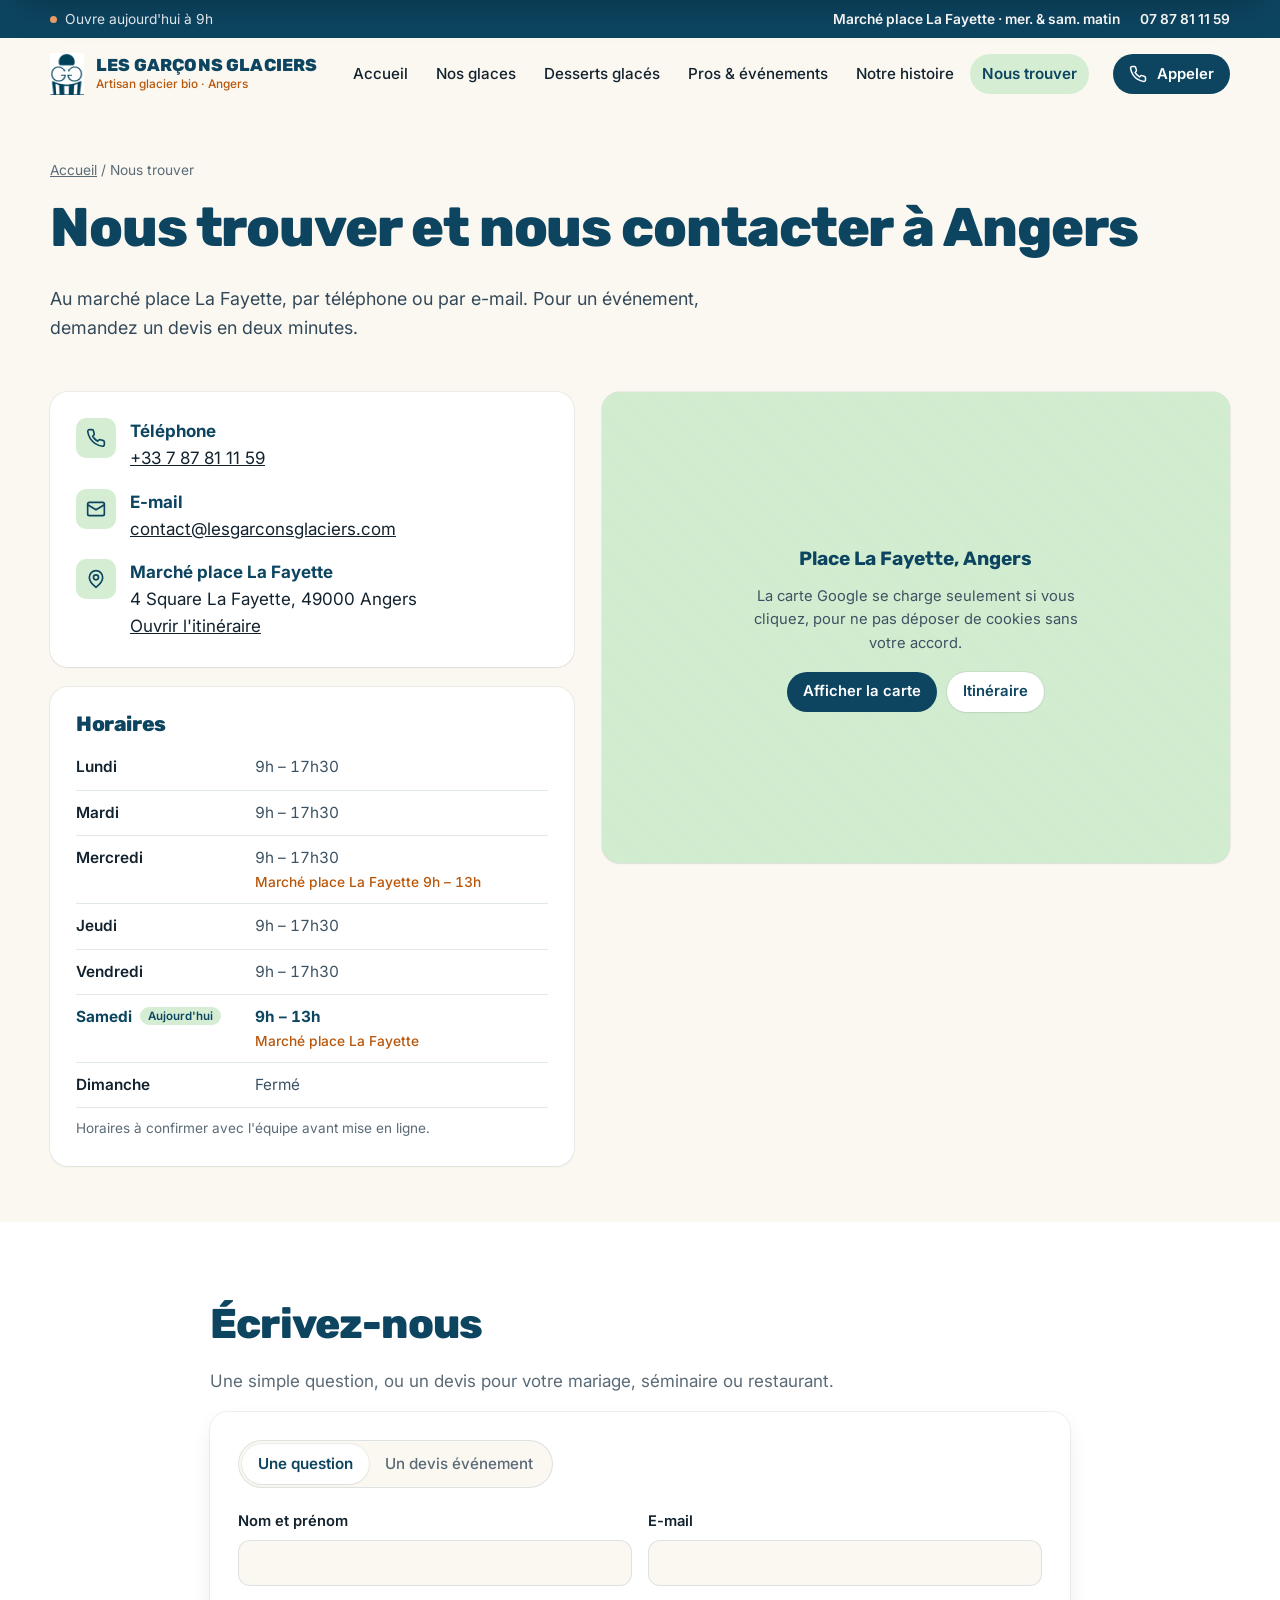
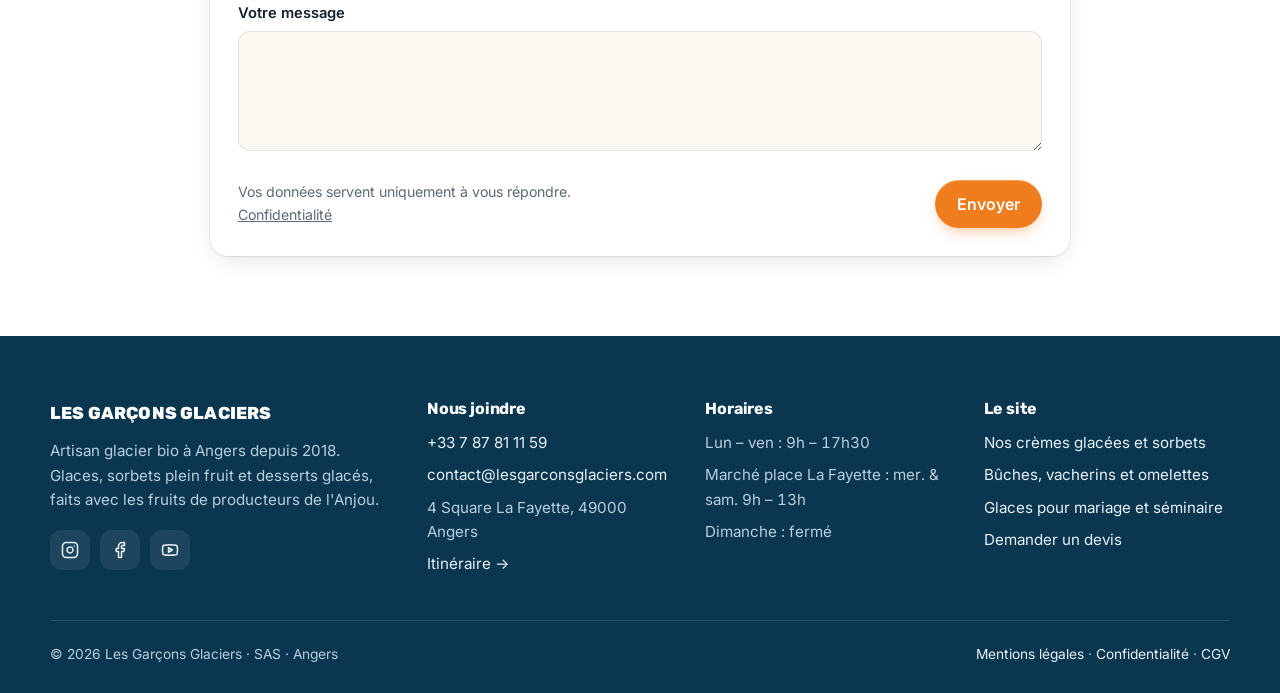
<file: contact/index.html>
<!doctype html>
<html lang="fr">
<head>
<meta charset="utf-8">
<meta name="viewport" content="width=device-width, initial-scale=1, viewport-fit=cover">
<title>Contact et horaires, glacier à Angers | Les Garçons Glaciers</title>
<meta name="description" content="Contactez Les Garçons Glaciers : téléphone, e-mail, horaires et marché place La Fayette à Angers. Demande de devis pour mariage, séminaire et restaurant.">
<link rel="canonical" href="https://www.lesgarconsglaciers.fr/contact/">
<meta name="theme-color" content="#fbf8f2">
<meta property="og:type" content="website">
<meta property="og:locale" content="fr_FR">
<meta property="og:site_name" content="Les Garçons Glaciers">
<meta property="og:title" content="Contact et horaires, glacier à Angers | Les Garçons Glaciers">
<meta property="og:description" content="Contactez Les Garçons Glaciers : téléphone, e-mail, horaires et marché place La Fayette à Angers. Demande de devis pour mariage, séminaire et restaurant.">
<meta property="og:url" content="https://www.lesgarconsglaciers.fr/contact/">
<meta property="og:image" content="https://www.lesgarconsglaciers.fr/img/share.png">
<link rel="icon" href="/img/favicon.png" type="image/png">
<link rel="apple-touch-icon" href="/img/apple-touch-icon.png">
<link rel="preconnect" href="https://fonts.googleapis.com">
<link rel="preconnect" href="https://fonts.gstatic.com" crossorigin>
<link rel="stylesheet" href="https://fonts.googleapis.com/css2?family=Inter:wght@400;500;600;700&family=Rubik:wght@500;600;700;800&display=swap">
<link rel="stylesheet" href="/assets/style.css?v=1794431874">
<script type="application/ld+json">{"@context": "https://schema.org", "@type": "IceCreamShop", "name": "Les Garçons Glaciers", "description": "Artisan glacier angevin : glaces et sorbets bio, de saison et sans additif, desserts glacés et glaces pour événements à Angers.", "url": "https://www.lesgarconsglaciers.fr/", "telephone": "+33787811159", "email": "contact@lesgarconsglaciers.com", "image": "https://www.lesgarconsglaciers.fr/img/share.png", "logo": "https://www.lesgarconsglaciers.fr/img/favicon.png", "foundingDate": "2018", "address": {"@type": "PostalAddress", "streetAddress": "4 Square La Fayette", "postalCode": "49000", "addressLocality": "Angers", "addressRegion": "Maine-et-Loire", "addressCountry": "FR"}, "areaServed": ["Angers", "Anjou", "Maine-et-Loire"], "openingHoursSpecification": [{"@type": "OpeningHoursSpecification", "dayOfWeek": ["Monday", "Tuesday", "Wednesday", "Thursday", "Friday"], "opens": "09:00", "closes": "17:30"}, {"@type": "OpeningHoursSpecification", "dayOfWeek": ["Saturday"], "opens": "09:00", "closes": "13:00"}], "sameAs": ["https://www.instagram.com/les_garcons_glaciers/", "https://www.facebook.com/lesgarconsglaciers/", "https://www.youtube.com/@lesgarconsglaciers1618"]}</script>

</head>
<body>
<a class="skip" href="#contenu">Aller au contenu</a>

<div class="topbar">
  <div class="wrap">
    <span><span class="dot" aria-hidden="true"></span><span data-open-status>Lun–ven 9h–17h30 · sam 9h–13h</span></span>
    <span class="topbar-right">
      <a class="hide-sm" href="/contact/">Marché place La Fayette · mer. &amp; sam. matin</a>
      <a href="tel:+33787811159">07 87 81 11 59</a>
    </span>
  </div>
</div>

<header class="header">
  <div class="wrap">
    <a class="brand" href="/" aria-label="Les Garçons Glaciers, accueil">
      <img src="/img/icon.png" alt="" width="160" height="200">
      <span class="brand-text"><span class="brand-name">Les Garçons Glaciers</span><span class="brand-tag">Artisan glacier bio · Angers</span></span>
    </a>
    <nav class="nav" aria-label="Navigation principale"><a href="/">Accueil</a><a href="/nos-glaces/">Nos glaces</a><a href="/desserts-glaces/">Desserts glacés</a><a href="/professionnels/">Pros & événements</a><a href="/notre-histoire/">Notre histoire</a><a href="/contact/" aria-current="page">Nous trouver</a></nav>
    <a class="btn btn-navy btn-sm btn-call" href="tel:+33787811159"><svg viewBox="0 0 24 24" fill="none" stroke="currentColor" stroke-width="2" stroke-linecap="round" stroke-linejoin="round" aria-hidden="true"><path d="M22 16.9v3a2 2 0 0 1-2.2 2 19.8 19.8 0 0 1-8.6-3.1 19.5 19.5 0 0 1-6-6A19.8 19.8 0 0 1 2.1 4.2 2 2 0 0 1 4.1 2h3a2 2 0 0 1 2 1.7c.1 1 .4 1.9.7 2.8a2 2 0 0 1-.5 2.1L8 9.9a16 16 0 0 0 6 6l1.3-1.3a2 2 0 0 1 2.1-.4c.9.3 1.8.6 2.8.7a2 2 0 0 1 1.7 2z"/></svg>Appeler</a>
    <button class="menu-toggle" type="button" data-open-menu aria-controls="drawer" aria-expanded="false" aria-label="Ouvrir le menu"><svg viewBox="0 0 24 24" fill="none" stroke="currentColor" stroke-width="2" stroke-linecap="round" stroke-linejoin="round" aria-hidden="true"><path d="M4 7h16M4 12h16M4 17h16"/></svg></button>
  </div>
</header>

<div class="drawer" id="drawer" aria-hidden="true">
  <div class="drawer-backdrop" data-close-menu></div>
  <div class="drawer-panel" role="dialog" aria-modal="true" aria-label="Menu">
    <div class="drawer-head">
      <span class="brand-name">Menu</span>
      <button class="menu-toggle" style="display:inline-flex" type="button" data-close-menu aria-label="Fermer le menu"><svg viewBox="0 0 24 24" fill="none" stroke="currentColor" stroke-width="2" stroke-linecap="round" stroke-linejoin="round" aria-hidden="true"><path d="M18 6 6 18M6 6l12 12"/></svg></button>
    </div>
    <nav aria-label="Navigation mobile"><a href="/">Accueil<svg viewBox="0 0 24 24" fill="none" stroke="currentColor" stroke-width="2" stroke-linecap="round" stroke-linejoin="round" aria-hidden="true"><path d="M5 12h14M13 6l6 6-6 6"/></svg></a><a href="/nos-glaces/">Nos glaces<svg viewBox="0 0 24 24" fill="none" stroke="currentColor" stroke-width="2" stroke-linecap="round" stroke-linejoin="round" aria-hidden="true"><path d="M5 12h14M13 6l6 6-6 6"/></svg></a><a href="/desserts-glaces/">Desserts glacés<svg viewBox="0 0 24 24" fill="none" stroke="currentColor" stroke-width="2" stroke-linecap="round" stroke-linejoin="round" aria-hidden="true"><path d="M5 12h14M13 6l6 6-6 6"/></svg></a><a href="/professionnels/">Pros & événements<svg viewBox="0 0 24 24" fill="none" stroke="currentColor" stroke-width="2" stroke-linecap="round" stroke-linejoin="round" aria-hidden="true"><path d="M5 12h14M13 6l6 6-6 6"/></svg></a><a href="/notre-histoire/">Notre histoire<svg viewBox="0 0 24 24" fill="none" stroke="currentColor" stroke-width="2" stroke-linecap="round" stroke-linejoin="round" aria-hidden="true"><path d="M5 12h14M13 6l6 6-6 6"/></svg></a><a href="/contact/" aria-current="page">Nous trouver<svg viewBox="0 0 24 24" fill="none" stroke="currentColor" stroke-width="2" stroke-linecap="round" stroke-linejoin="round" aria-hidden="true"><path d="M5 12h14M13 6l6 6-6 6"/></svg></a></nav>
    <div class="drawer-cta">
      <a class="btn btn-primary" href="/desserts-glaces/">Commander un dessert glacé</a>
      <a class="btn btn-ghost" href="tel:+33787811159"><svg viewBox="0 0 24 24" fill="none" stroke="currentColor" stroke-width="2" stroke-linecap="round" stroke-linejoin="round" aria-hidden="true"><path d="M22 16.9v3a2 2 0 0 1-2.2 2 19.8 19.8 0 0 1-8.6-3.1 19.5 19.5 0 0 1-6-6A19.8 19.8 0 0 1 2.1 4.2 2 2 0 0 1 4.1 2h3a2 2 0 0 1 2 1.7c.1 1 .4 1.9.7 2.8a2 2 0 0 1-.5 2.1L8 9.9a16 16 0 0 0 6 6l1.3-1.3a2 2 0 0 1 2.1-.4c.9.3 1.8.6 2.8.7a2 2 0 0 1 1.7 2z"/></svg>+33 7 87 81 11 59</a>
    </div>
  </div>
</div>

<main id="contenu">

<section class="page-head">
  <div class="wrap">
    <nav class="crumbs" aria-label="Fil d'Ariane"><a href="/">Accueil</a> / Nous trouver</nav>
    <h1>Nous trouver et nous contacter à Angers</h1>
    <p>Au marché place La Fayette, par téléphone ou par e-mail. Pour un événement, demandez un devis en deux minutes.</p>
  </div>
</section>

<section style="padding-bottom:56px">
  <div class="wrap info-grid">
    <div style="display:grid;gap:20px">
      <div class="info-card">
        <ul class="info-list">
          <li><span class="ico"><svg viewBox="0 0 24 24" fill="none" stroke="currentColor" stroke-width="2" stroke-linecap="round" stroke-linejoin="round" aria-hidden="true"><path d="M22 16.9v3a2 2 0 0 1-2.2 2 19.8 19.8 0 0 1-8.6-3.1 19.5 19.5 0 0 1-6-6A19.8 19.8 0 0 1 2.1 4.2 2 2 0 0 1 4.1 2h3a2 2 0 0 1 2 1.7c.1 1 .4 1.9.7 2.8a2 2 0 0 1-.5 2.1L8 9.9a16 16 0 0 0 6 6l1.3-1.3a2 2 0 0 1 2.1-.4c.9.3 1.8.6 2.8.7a2 2 0 0 1 1.7 2z"/></svg></span><span><strong>Téléphone</strong><a href="tel:+33787811159">+33 7 87 81 11 59</a></span></li>
          <li><span class="ico"><svg viewBox="0 0 24 24" fill="none" stroke="currentColor" stroke-width="2" stroke-linecap="round" stroke-linejoin="round" aria-hidden="true"><rect x="2" y="4" width="20" height="16" rx="2"/><path d="m22 7-10 6L2 7"/></svg></span><span><strong>E-mail</strong><a href="mailto:contact@lesgarconsglaciers.com">contact@lesgarconsglaciers.com</a></span></li>
          <li><span class="ico"><svg viewBox="0 0 24 24" fill="none" stroke="currentColor" stroke-width="2" stroke-linecap="round" stroke-linejoin="round" aria-hidden="true"><path d="M20 10c0 6-8 12-8 12s-8-6-8-12a8 8 0 0 1 16 0Z"/><circle cx="12" cy="10" r="3"/></svg></span><span><strong>Marché place La Fayette</strong>4 Square La Fayette, 49000 Angers<br><a href="https://www.google.com/maps/dir/?api=1&destination=Place+La+Fayette+49000+Angers" target="_blank" rel="noopener">Ouvrir l'itinéraire</a></span></li>
        </ul>
      </div>
      <div class="info-card"><h2 style="font-size:1.3rem">Horaires</h2><table class="hours"><caption class="muted" style="caption-side:bottom;text-align:left;padding-top:10px;font-size:.85rem">Horaires à confirmer avec l'équipe avant mise en ligne.</caption><tbody><tr data-day="1"><th scope="row">Lundi</th><td>9h – 17h30</td></tr><tr data-day="2"><th scope="row">Mardi</th><td>9h – 17h30</td></tr><tr data-day="3"><th scope="row">Mercredi</th><td>9h – 17h30<span class="market">Marché place La Fayette 9h – 13h</span></td></tr><tr data-day="4"><th scope="row">Jeudi</th><td>9h – 17h30</td></tr><tr data-day="5"><th scope="row">Vendredi</th><td>9h – 17h30</td></tr><tr data-day="6"><th scope="row">Samedi</th><td>9h – 13h<span class="market">Marché place La Fayette</span></td></tr><tr data-day="0"><th scope="row">Dimanche</th><td>Fermé</td></tr></tbody></table></div>
    </div>
    <div class="map">
      <div class="map-placeholder">
        <div>
          <strong style="font-family:var(--font-display);color:var(--navy);font-size:1.2rem">Place La Fayette, Angers</strong>
          <p>La carte Google se charge seulement si vous cliquez, pour ne pas déposer de cookies sans votre accord.</p>
          <div style="display:flex;gap:10px;justify-content:center;flex-wrap:wrap">
            <button class="btn btn-navy btn-sm" type="button" data-load-map>Afficher la carte</button>
            <a class="btn btn-ghost btn-sm" href="https://www.google.com/maps/dir/?api=1&destination=Place+La+Fayette+49000+Angers" target="_blank" rel="noopener">Itinéraire</a>
          </div>
        </div>
      </div>
    </div>
  </div>
</section>

<section class="section section-white" id="devis">
  <div class="wrap" style="max-width:860px">
    <h2>Écrivez-nous</h2>
    <p class="muted">Une simple question, ou un devis pour votre mariage, séminaire ou restaurant.</p>
    <div class="form-card">
      <div class="switch" role="tablist" data-switch>
        <button type="button" role="tab" aria-selected="true" aria-controls="f-question" data-key="question">Une question</button>
        <button type="button" role="tab" aria-selected="false" aria-controls="f-devis" data-key="devis">Un devis événement</button>
      </div>

      <form id="f-question" class="form-panel" data-mail="Question depuis le site" novalidate>
        <div class="form-grid">
          <div class="field"><label for="q-nom">Nom et prénom</label><input id="q-nom" name="Nom" autocomplete="name" required></div>
          <div class="field"><label for="q-mail">E-mail</label><input id="q-mail" name="E-mail" type="email" autocomplete="email" autocapitalize="none" required></div>
          <div class="field full"><label for="q-msg">Votre message</label><textarea id="q-msg" name="Message" required></textarea></div>
        </div>
        <div class="form-foot"><small>Vos données servent uniquement à vous répondre. <a href="/mentions-legales/#confidentialite">Confidentialité</a></small><button class="btn btn-primary" type="submit" enterkeyhint="send">Envoyer</button></div>
      </form>

      <form id="f-devis" class="form-panel" data-mail="Demande de devis événement" hidden novalidate>
        <div class="form-grid">
          <div class="field"><label for="d-nom">Nom et prénom</label><input id="d-nom" name="Nom" autocomplete="name" required></div>
          <div class="field"><label for="d-mail">E-mail</label><input id="d-mail" name="E-mail" type="email" autocomplete="email" autocapitalize="none" required></div>
          <div class="field"><label for="d-tel">Téléphone</label><input id="d-tel" name="Téléphone" type="tel" autocomplete="tel" inputmode="tel" required></div>
          <div class="field"><label for="d-type">Type d'événement</label><select id="d-type" name="Type"><option>Mariage</option><option>Séminaire / entreprise</option><option>Restaurant / revente</option><option>Fête privée</option><option>Autre</option></select></div>
          <div class="field"><label for="d-lieu">Lieu</label><input id="d-lieu" name="Lieu" autocomplete="address-level2" required></div>
          <div class="field"><label for="d-date">Date</label><input id="d-date" name="Date" type="date" required></div>
          <div class="field"><label for="d-nb">Nombre de convives</label><input id="d-nb" name="Convives" type="number" inputmode="numeric" min="1" required></div>
          <div class="field"><label for="d-budget">Budget <span class="opt">(facultatif)</span></label><input id="d-budget" name="Budget" inputmode="decimal"></div>
          <div class="field full"><label for="d-msg">Précisions <span class="opt">(facultatif)</span></label><textarea id="d-msg" name="Précisions"></textarea></div>
        </div>
        <div class="form-foot"><small>Réponse sous 48 h ouvrées. <span class="todo">À compléter</span></small><button class="btn btn-primary" type="submit" enterkeyhint="send">Demander mon devis</button></div>
      </form>
    </div>
  </div>
</section>

</main>

<footer class="footer">
  <div class="wrap">
    <div class="footer-grid">
      <div>
        <span class="brand-name">Les Garçons Glaciers</span>
        <p style="margin-top:12px;max-width:34ch">Artisan glacier bio à Angers depuis 2018. Glaces, sorbets plein fruit et desserts glacés, faits avec les fruits de producteurs de l'Anjou.</p>
        <div class="socials"><a href="https://www.instagram.com/les_garcons_glaciers/" target="_blank" rel="noopener" aria-label="Instagram"><svg viewBox="0 0 24 24" fill="none" stroke="currentColor" stroke-width="2" stroke-linecap="round" stroke-linejoin="round" aria-hidden="true"><rect x="2" y="2" width="20" height="20" rx="5"/><path d="M16 11.4A4 4 0 1 1 12.6 8 4 4 0 0 1 16 11.4z"/><path d="M17.5 6.5h.01"/></svg></a><a href="https://www.facebook.com/lesgarconsglaciers/" target="_blank" rel="noopener" aria-label="Facebook"><svg viewBox="0 0 24 24" fill="none" stroke="currentColor" stroke-width="2" stroke-linecap="round" stroke-linejoin="round" aria-hidden="true"><path d="M18 2h-3a5 5 0 0 0-5 5v3H7v4h3v8h4v-8h3l1-4h-4V7a1 1 0 0 1 1-1h3z"/></svg></a><a href="https://www.youtube.com/@lesgarconsglaciers1618" target="_blank" rel="noopener" aria-label="YouTube"><svg viewBox="0 0 24 24" fill="none" stroke="currentColor" stroke-width="2" stroke-linecap="round" stroke-linejoin="round" aria-hidden="true"><path d="M2.5 17a24 24 0 0 1 0-10 2 2 0 0 1 1.4-1.4 49.6 49.6 0 0 1 16.2 0A2 2 0 0 1 21.5 7a24 24 0 0 1 0 10 2 2 0 0 1-1.4 1.4 49.6 49.6 0 0 1-16.2 0A2 2 0 0 1 2.5 17"/><path d="m10 15 5-3-5-3z"/></svg></a></div>
      </div>
      <div>
        <h3>Nous joindre</h3>
        <ul>
          <li><a href="tel:+33787811159">+33 7 87 81 11 59</a></li>
          <li><a href="mailto:contact@lesgarconsglaciers.com">contact@lesgarconsglaciers.com</a></li>
          <li>4 Square La Fayette, 49000 Angers</li>
          <li><a href="https://www.google.com/maps/dir/?api=1&destination=Place+La+Fayette+49000+Angers" target="_blank" rel="noopener">Itinéraire →</a></li>
        </ul>
      </div>
      <div>
        <h3>Horaires</h3>
        <ul class="tabular">
          <li>Lun – ven : 9h – 17h30</li>
          <li>Marché place La Fayette : mer. &amp; sam. 9h – 13h</li>
          <li>Dimanche : fermé</li>
        </ul>
      </div>
      <div>
        <h3>Le site</h3>
        <ul>
          <li><a href="/nos-glaces/">Nos crèmes glacées et sorbets</a></li>
          <li><a href="/desserts-glaces/">Bûches, vacherins et omelettes</a></li>
          <li><a href="/professionnels/">Glaces pour mariage et séminaire</a></li>
          <li><a href="/contact/#devis">Demander un devis</a></li>
        </ul>
      </div>
    </div>
    <div class="footer-bottom">
      <span>© <span data-year>2026</span> Les Garçons Glaciers · SAS · Angers</span>
      <span><a href="/mentions-legales/">Mentions légales</a> · <a href="/mentions-legales/#confidentialite">Confidentialité</a> · <a href="/mentions-legales/#cgv">CGV</a></span>
    </div>
  </div>
</footer>

<div class="mobile-bar">
  <a class="btn btn-ghost" href="tel:+33787811159"><svg viewBox="0 0 24 24" fill="none" stroke="currentColor" stroke-width="2" stroke-linecap="round" stroke-linejoin="round" aria-hidden="true"><path d="M22 16.9v3a2 2 0 0 1-2.2 2 19.8 19.8 0 0 1-8.6-3.1 19.5 19.5 0 0 1-6-6A19.8 19.8 0 0 1 2.1 4.2 2 2 0 0 1 4.1 2h3a2 2 0 0 1 2 1.7c.1 1 .4 1.9.7 2.8a2 2 0 0 1-.5 2.1L8 9.9a16 16 0 0 0 6 6l1.3-1.3a2 2 0 0 1 2.1-.4c.9.3 1.8.6 2.8.7a2 2 0 0 1 1.7 2z"/></svg>Appeler</a>
  <a class="btn btn-primary" href="/contact/#devis">Devis</a>
</div>

<script src="/assets/site.js?v=1794431874" defer></script>
</body>
</html>
</file>
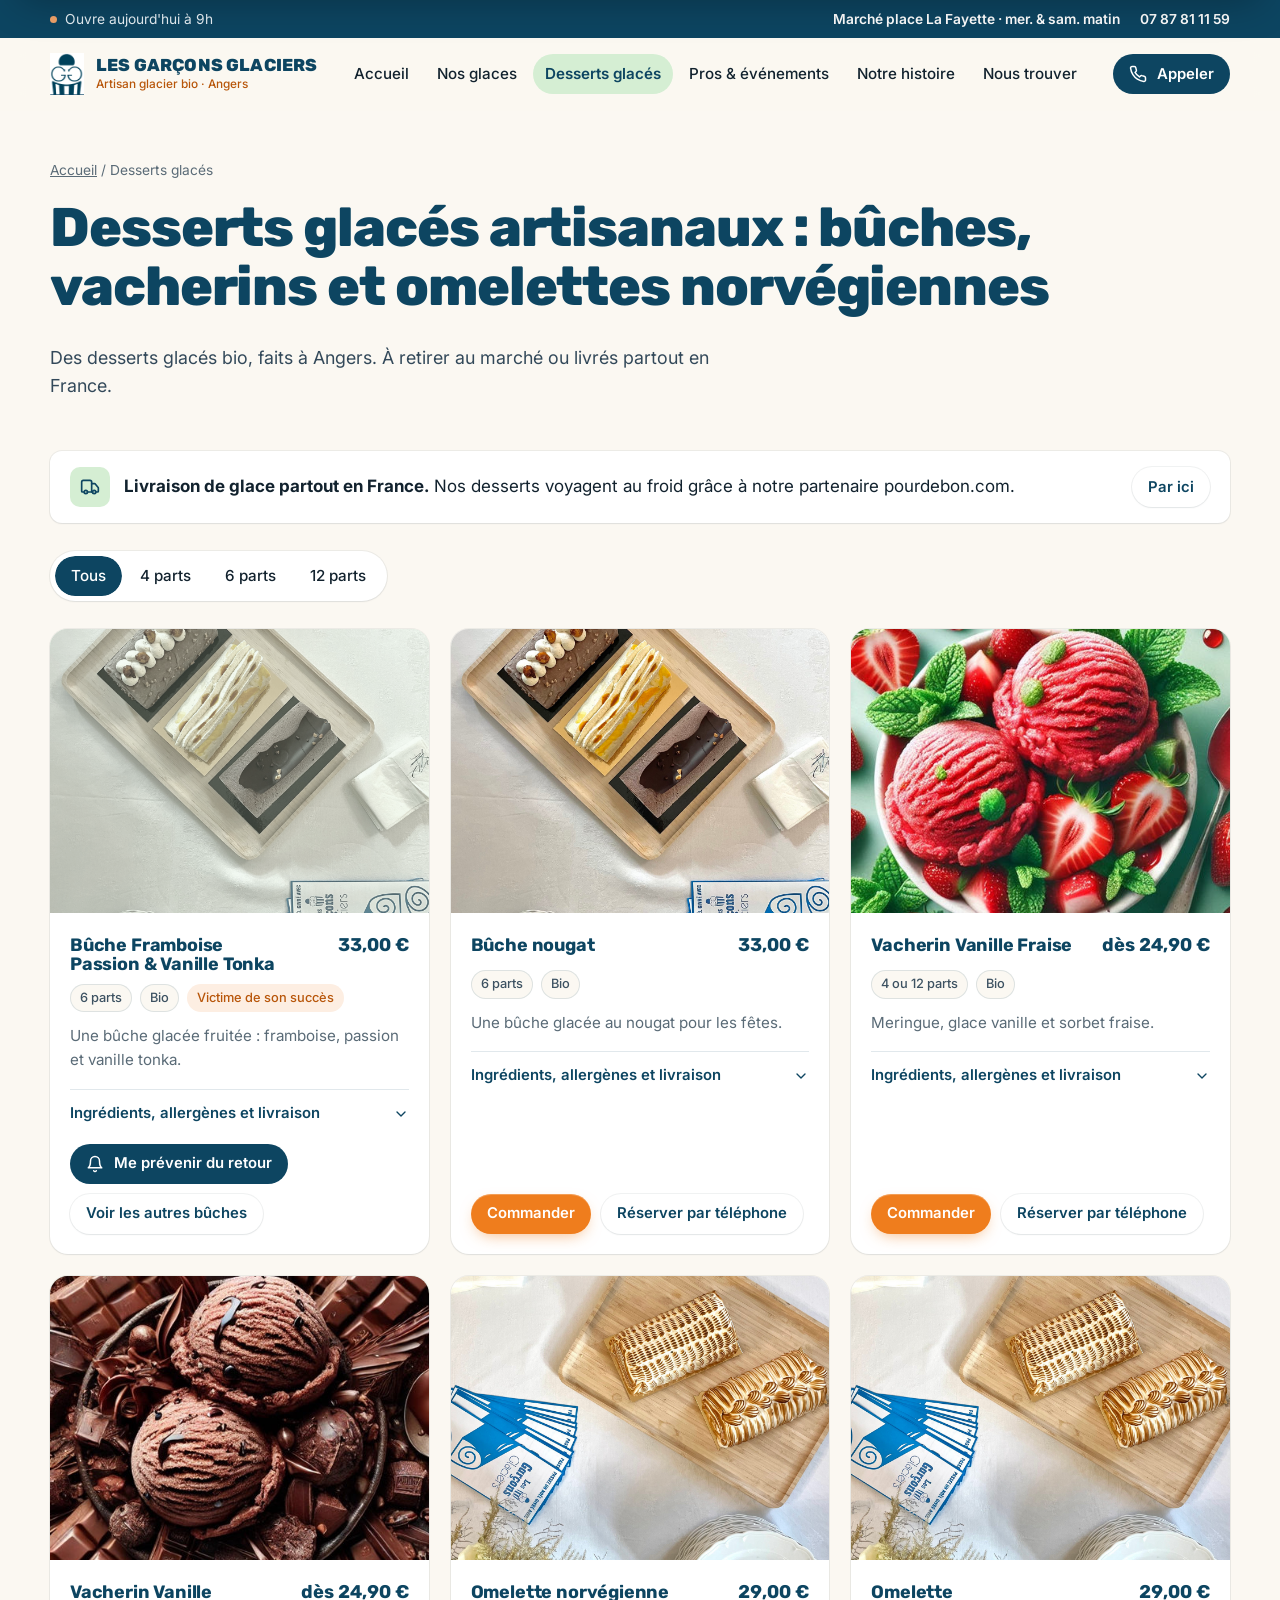
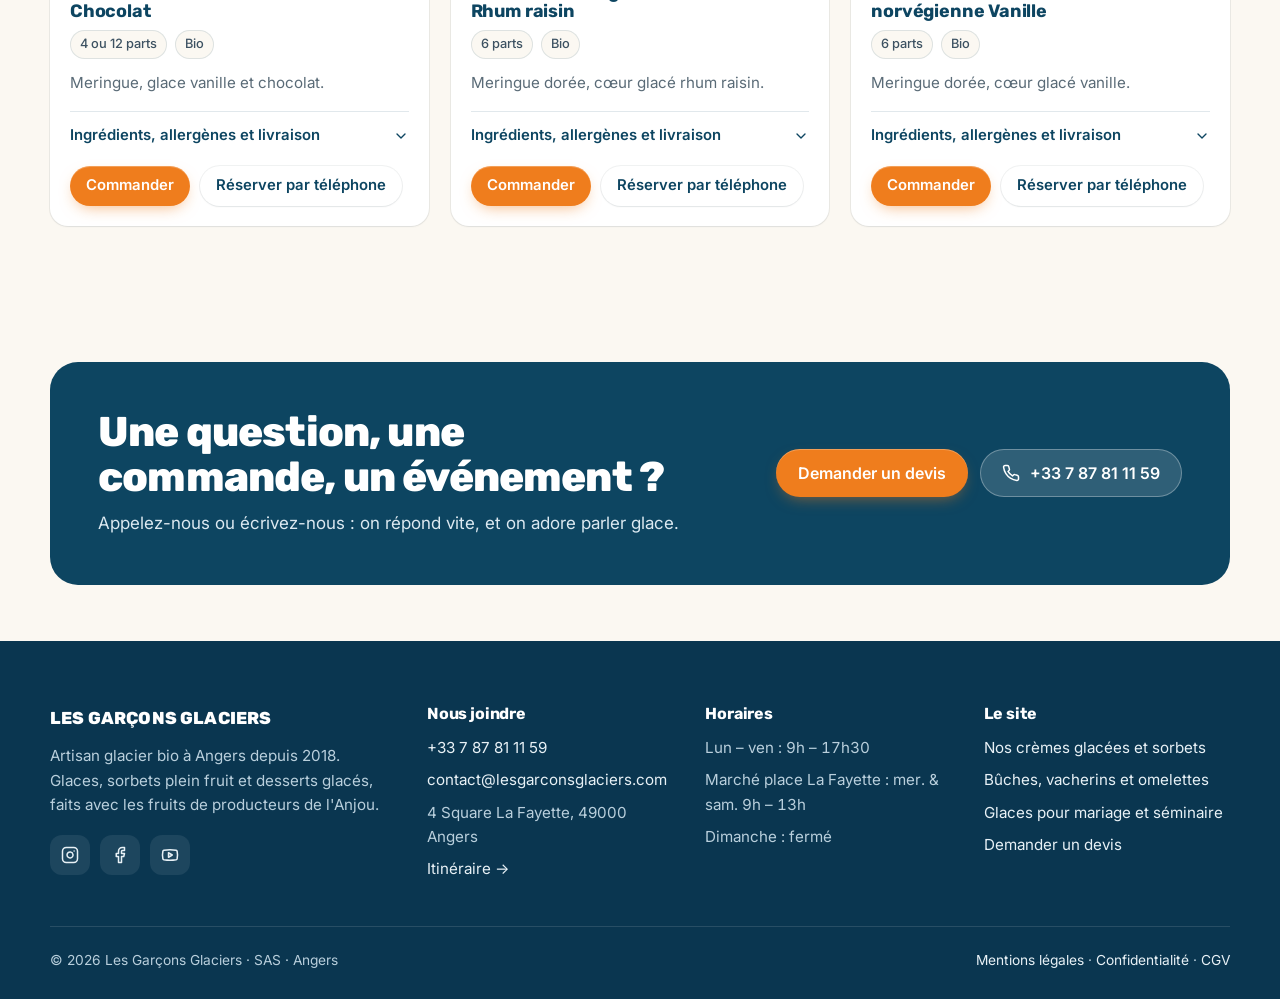
<file: desserts-glaces/index.html>
<!doctype html>
<html lang="fr">
<head>
<meta charset="utf-8">
<meta name="viewport" content="width=device-width, initial-scale=1, viewport-fit=cover">
<title>Bûche glacée et desserts glacés bio | Les Garçons Glaciers Angers</title>
<meta name="description" content="Bûches glacées, vacherins et omelettes norvégiennes bio, faits à Angers. Retrait au marché place La Fayette ou livraison de glace partout en France.">
<link rel="canonical" href="https://www.lesgarconsglaciers.fr/desserts-glaces/">
<meta name="theme-color" content="#fbf8f2">
<meta property="og:type" content="website">
<meta property="og:locale" content="fr_FR">
<meta property="og:site_name" content="Les Garçons Glaciers">
<meta property="og:title" content="Bûche glacée et desserts glacés bio | Les Garçons Glaciers Angers">
<meta property="og:description" content="Bûches glacées, vacherins et omelettes norvégiennes bio, faits à Angers. Retrait au marché place La Fayette ou livraison de glace partout en France.">
<meta property="og:url" content="https://www.lesgarconsglaciers.fr/desserts-glaces/">
<meta property="og:image" content="https://www.lesgarconsglaciers.fr/img/share.png">
<link rel="icon" href="/img/favicon.png" type="image/png">
<link rel="apple-touch-icon" href="/img/apple-touch-icon.png">
<link rel="preconnect" href="https://fonts.googleapis.com">
<link rel="preconnect" href="https://fonts.gstatic.com" crossorigin>
<link rel="stylesheet" href="https://fonts.googleapis.com/css2?family=Inter:wght@400;500;600;700&family=Rubik:wght@500;600;700;800&display=swap">
<link rel="stylesheet" href="/assets/style.css?v=1794431874">
<script type="application/ld+json">{"@context": "https://schema.org", "@type": "IceCreamShop", "name": "Les Garçons Glaciers", "description": "Artisan glacier angevin : glaces et sorbets bio, de saison et sans additif, desserts glacés et glaces pour événements à Angers.", "url": "https://www.lesgarconsglaciers.fr/", "telephone": "+33787811159", "email": "contact@lesgarconsglaciers.com", "image": "https://www.lesgarconsglaciers.fr/img/share.png", "logo": "https://www.lesgarconsglaciers.fr/img/favicon.png", "foundingDate": "2018", "address": {"@type": "PostalAddress", "streetAddress": "4 Square La Fayette", "postalCode": "49000", "addressLocality": "Angers", "addressRegion": "Maine-et-Loire", "addressCountry": "FR"}, "areaServed": ["Angers", "Anjou", "Maine-et-Loire"], "openingHoursSpecification": [{"@type": "OpeningHoursSpecification", "dayOfWeek": ["Monday", "Tuesday", "Wednesday", "Thursday", "Friday"], "opens": "09:00", "closes": "17:30"}, {"@type": "OpeningHoursSpecification", "dayOfWeek": ["Saturday"], "opens": "09:00", "closes": "13:00"}], "sameAs": ["https://www.instagram.com/les_garcons_glaciers/", "https://www.facebook.com/lesgarconsglaciers/", "https://www.youtube.com/@lesgarconsglaciers1618"]}</script>

</head>
<body>
<a class="skip" href="#contenu">Aller au contenu</a>

<div class="topbar">
  <div class="wrap">
    <span><span class="dot" aria-hidden="true"></span><span data-open-status>Lun–ven 9h–17h30 · sam 9h–13h</span></span>
    <span class="topbar-right">
      <a class="hide-sm" href="/contact/">Marché place La Fayette · mer. &amp; sam. matin</a>
      <a href="tel:+33787811159">07 87 81 11 59</a>
    </span>
  </div>
</div>

<header class="header">
  <div class="wrap">
    <a class="brand" href="/" aria-label="Les Garçons Glaciers, accueil">
      <img src="/img/icon.png" alt="" width="160" height="200">
      <span class="brand-text"><span class="brand-name">Les Garçons Glaciers</span><span class="brand-tag">Artisan glacier bio · Angers</span></span>
    </a>
    <nav class="nav" aria-label="Navigation principale"><a href="/">Accueil</a><a href="/nos-glaces/">Nos glaces</a><a href="/desserts-glaces/" aria-current="page">Desserts glacés</a><a href="/professionnels/">Pros & événements</a><a href="/notre-histoire/">Notre histoire</a><a href="/contact/">Nous trouver</a></nav>
    <a class="btn btn-navy btn-sm btn-call" href="tel:+33787811159"><svg viewBox="0 0 24 24" fill="none" stroke="currentColor" stroke-width="2" stroke-linecap="round" stroke-linejoin="round" aria-hidden="true"><path d="M22 16.9v3a2 2 0 0 1-2.2 2 19.8 19.8 0 0 1-8.6-3.1 19.5 19.5 0 0 1-6-6A19.8 19.8 0 0 1 2.1 4.2 2 2 0 0 1 4.1 2h3a2 2 0 0 1 2 1.7c.1 1 .4 1.9.7 2.8a2 2 0 0 1-.5 2.1L8 9.9a16 16 0 0 0 6 6l1.3-1.3a2 2 0 0 1 2.1-.4c.9.3 1.8.6 2.8.7a2 2 0 0 1 1.7 2z"/></svg>Appeler</a>
    <button class="menu-toggle" type="button" data-open-menu aria-controls="drawer" aria-expanded="false" aria-label="Ouvrir le menu"><svg viewBox="0 0 24 24" fill="none" stroke="currentColor" stroke-width="2" stroke-linecap="round" stroke-linejoin="round" aria-hidden="true"><path d="M4 7h16M4 12h16M4 17h16"/></svg></button>
  </div>
</header>

<div class="drawer" id="drawer" aria-hidden="true">
  <div class="drawer-backdrop" data-close-menu></div>
  <div class="drawer-panel" role="dialog" aria-modal="true" aria-label="Menu">
    <div class="drawer-head">
      <span class="brand-name">Menu</span>
      <button class="menu-toggle" style="display:inline-flex" type="button" data-close-menu aria-label="Fermer le menu"><svg viewBox="0 0 24 24" fill="none" stroke="currentColor" stroke-width="2" stroke-linecap="round" stroke-linejoin="round" aria-hidden="true"><path d="M18 6 6 18M6 6l12 12"/></svg></button>
    </div>
    <nav aria-label="Navigation mobile"><a href="/">Accueil<svg viewBox="0 0 24 24" fill="none" stroke="currentColor" stroke-width="2" stroke-linecap="round" stroke-linejoin="round" aria-hidden="true"><path d="M5 12h14M13 6l6 6-6 6"/></svg></a><a href="/nos-glaces/">Nos glaces<svg viewBox="0 0 24 24" fill="none" stroke="currentColor" stroke-width="2" stroke-linecap="round" stroke-linejoin="round" aria-hidden="true"><path d="M5 12h14M13 6l6 6-6 6"/></svg></a><a href="/desserts-glaces/" aria-current="page">Desserts glacés<svg viewBox="0 0 24 24" fill="none" stroke="currentColor" stroke-width="2" stroke-linecap="round" stroke-linejoin="round" aria-hidden="true"><path d="M5 12h14M13 6l6 6-6 6"/></svg></a><a href="/professionnels/">Pros & événements<svg viewBox="0 0 24 24" fill="none" stroke="currentColor" stroke-width="2" stroke-linecap="round" stroke-linejoin="round" aria-hidden="true"><path d="M5 12h14M13 6l6 6-6 6"/></svg></a><a href="/notre-histoire/">Notre histoire<svg viewBox="0 0 24 24" fill="none" stroke="currentColor" stroke-width="2" stroke-linecap="round" stroke-linejoin="round" aria-hidden="true"><path d="M5 12h14M13 6l6 6-6 6"/></svg></a><a href="/contact/">Nous trouver<svg viewBox="0 0 24 24" fill="none" stroke="currentColor" stroke-width="2" stroke-linecap="round" stroke-linejoin="round" aria-hidden="true"><path d="M5 12h14M13 6l6 6-6 6"/></svg></a></nav>
    <div class="drawer-cta">
      <a class="btn btn-primary" href="/desserts-glaces/">Commander un dessert glacé</a>
      <a class="btn btn-ghost" href="tel:+33787811159"><svg viewBox="0 0 24 24" fill="none" stroke="currentColor" stroke-width="2" stroke-linecap="round" stroke-linejoin="round" aria-hidden="true"><path d="M22 16.9v3a2 2 0 0 1-2.2 2 19.8 19.8 0 0 1-8.6-3.1 19.5 19.5 0 0 1-6-6A19.8 19.8 0 0 1 2.1 4.2 2 2 0 0 1 4.1 2h3a2 2 0 0 1 2 1.7c.1 1 .4 1.9.7 2.8a2 2 0 0 1-.5 2.1L8 9.9a16 16 0 0 0 6 6l1.3-1.3a2 2 0 0 1 2.1-.4c.9.3 1.8.6 2.8.7a2 2 0 0 1 1.7 2z"/></svg>+33 7 87 81 11 59</a>
    </div>
  </div>
</div>

<main id="contenu">

<section class="page-head">
  <div class="wrap">
    <nav class="crumbs" aria-label="Fil d'Ariane"><a href="/">Accueil</a> / Desserts glacés</nav>
    <h1>Desserts glacés artisanaux : bûches, vacherins et omelettes norvégiennes</h1>
    <p>Des desserts glacés bio, faits à Angers. À retirer au marché ou livrés partout en France.</p>
  </div>
</section>

<section style="padding-bottom:80px" id="produits">
  <div class="wrap">
    <div class="notice">
      <span class="ico"><svg viewBox="0 0 24 24" fill="none" stroke="currentColor" stroke-width="2" stroke-linecap="round" stroke-linejoin="round" aria-hidden="true"><path d="M14 18V6a2 2 0 0 0-2-2H4a2 2 0 0 0-2 2v11a1 1 0 0 0 1 1h2"/><path d="M15 18H9"/><path d="M19 18h2a1 1 0 0 0 1-1v-3.7a1 1 0 0 0-.2-.6l-3.5-4.4A1 1 0 0 0 17.5 8H14"/><circle cx="17" cy="18" r="2"/><circle cx="7" cy="18" r="2"/></svg></span>
      <p><strong>Livraison de glace partout en France.</strong> Nos desserts voyagent au froid grâce à notre partenaire pourdebon.com.</p>
      <a class="btn btn-ghost btn-sm" href="https://www.pourdebon.com" target="_blank" rel="noopener">Par ici</a>
    </div>
    <div class="toolbar">
      <div class="tabs" data-shop-tabs>
        <ul class="tabs-list" role="tablist" aria-label="Filtrer par nombre de parts"><li><button type="button" role="tab" data-value="tout" aria-selected="true">Tous</button></li><li><button type="button" role="tab" data-value="4" aria-selected="false">4 parts</button></li><li><button type="button" role="tab" data-value="6" aria-selected="false">6 parts</button></li><li><button type="button" role="tab" data-value="12" aria-selected="false">12 parts</button></li></ul>
        <div class="tabs-active" aria-hidden="true" inert><ul class="tabs-list"><li><button type="button" tabindex="-1">Tous</button></li><li><button type="button" tabindex="-1">4 parts</button></li><li><button type="button" tabindex="-1">6 parts</button></li><li><button type="button" tabindex="-1">12 parts</button></li></ul></div>
      </div>
    </div>
    <h2 style="position:absolute;width:1px;height:1px;overflow:hidden;clip:rect(0 0 0 0)">Nos desserts glacés</h2>
    <div class="products"><article class="product is-out" data-parts="6">
  <div class="product-img"><img src="/img/event-2.jpg" alt="Bûche Framboise Passion &amp; Vanille Tonka, dessert glacé artisanal" loading="lazy" width="1400" height="1000"></div>
  <div class="product-body">
    <div class="product-top"><h3>Bûche Framboise Passion &amp; Vanille Tonka</h3><span class="price">33,00 €</span></div>
    <div class="product-meta"><span class="pill">6 parts</span><span class="pill">Bio</span><span class="pill out">Victime de son succès</span></div>
    <p class="product-desc">Une bûche glacée fruitée : framboise, passion et vanille tonka.</p>
    <details class="more">
      <summary>Ingrédients, allergènes et livraison <svg viewBox="0 0 24 24" fill="none" stroke="currentColor" stroke-width="2" stroke-linecap="round" stroke-linejoin="round" aria-hidden="true"><path d="m6 9 6 6 6-6"/></svg></summary>
      <dl>
        <dt>Ingrédients</dt><dd><span class="todo">À compléter</span></dd>
        <dt>Allergènes</dt><dd><span class="todo">À compléter</span></dd>
        <dt>Conservation</dt><dd>Au congélateur (−18 °C). <span class="todo">À compléter</span></dd>
        <dt>Retrait</dt><dd>Au marché place La Fayette, Angers</dd>
        <dt>Livraison</dt><dd>Partout en France via pourdebon.com · délai et tarif <span class="todo">À compléter</span></dd>
      </dl>
    </details>
    <div class="product-actions"><button class="btn btn-navy btn-sm" type="button" data-notify="Bûche Framboise Passion &amp; Vanille Tonka"><svg viewBox="0 0 24 24" fill="none" stroke="currentColor" stroke-width="2" stroke-linecap="round" stroke-linejoin="round" aria-hidden="true"><path d="M6 8a6 6 0 0 1 12 0c0 7 3 9 3 9H3s3-2 3-9"/><path d="M10.3 21a1.9 1.9 0 0 0 3.4 0"/></svg>Me prévenir du retour</button><a class="btn btn-ghost btn-sm" href="#produits">Voir les autres bûches</a></div>
  </div>
</article><article class="product" data-parts="6">
  <div class="product-img"><img src="/img/event-2.jpg" alt="Bûche nougat, dessert glacé artisanal" loading="lazy" width="1400" height="1000"></div>
  <div class="product-body">
    <div class="product-top"><h3>Bûche nougat</h3><span class="price">33,00 €</span></div>
    <div class="product-meta"><span class="pill">6 parts</span><span class="pill">Bio</span></div>
    <p class="product-desc">Une bûche glacée au nougat pour les fêtes.</p>
    <details class="more">
      <summary>Ingrédients, allergènes et livraison <svg viewBox="0 0 24 24" fill="none" stroke="currentColor" stroke-width="2" stroke-linecap="round" stroke-linejoin="round" aria-hidden="true"><path d="m6 9 6 6 6-6"/></svg></summary>
      <dl>
        <dt>Ingrédients</dt><dd><span class="todo">À compléter</span></dd>
        <dt>Allergènes</dt><dd><span class="todo">À compléter</span></dd>
        <dt>Conservation</dt><dd>Au congélateur (−18 °C). <span class="todo">À compléter</span></dd>
        <dt>Retrait</dt><dd>Au marché place La Fayette, Angers</dd>
        <dt>Livraison</dt><dd>Partout en France via pourdebon.com · délai et tarif <span class="todo">À compléter</span></dd>
      </dl>
    </details>
    <div class="product-actions"><a class="btn btn-primary btn-sm" href="https://www.pourdebon.com" target="_blank" rel="noopener">Commander</a><a class="btn btn-ghost btn-sm" href="tel:+33787811159">Réserver par téléphone</a></div>
  </div>
</article><article class="product" data-parts="4,12">
  <div class="product-img"><img class="crop" src="/img/fraise.jpg" alt="Vacherin Vanille Fraise, dessert glacé artisanal" loading="lazy" width="1400" height="1000"></div>
  <div class="product-body">
    <div class="product-top"><h3>Vacherin Vanille Fraise</h3><span class="price">dès 24,90 €</span></div>
    <div class="product-meta"><span class="pill">4 ou 12 parts</span><span class="pill">Bio</span></div>
    <p class="product-desc">Meringue, glace vanille et sorbet fraise.</p>
    <details class="more">
      <summary>Ingrédients, allergènes et livraison <svg viewBox="0 0 24 24" fill="none" stroke="currentColor" stroke-width="2" stroke-linecap="round" stroke-linejoin="round" aria-hidden="true"><path d="m6 9 6 6 6-6"/></svg></summary>
      <dl>
        <dt>Ingrédients</dt><dd><span class="todo">À compléter</span></dd>
        <dt>Allergènes</dt><dd><span class="todo">À compléter</span></dd>
        <dt>Conservation</dt><dd>Au congélateur (−18 °C). <span class="todo">À compléter</span></dd>
        <dt>Retrait</dt><dd>Au marché place La Fayette, Angers</dd>
        <dt>Livraison</dt><dd>Partout en France via pourdebon.com · délai et tarif <span class="todo">À compléter</span></dd>
      </dl>
    </details>
    <div class="product-actions"><a class="btn btn-primary btn-sm" href="https://www.pourdebon.com" target="_blank" rel="noopener">Commander</a><a class="btn btn-ghost btn-sm" href="tel:+33787811159">Réserver par téléphone</a></div>
  </div>
</article><article class="product" data-parts="4,12">
  <div class="product-img"><img class="crop" src="/img/cacao-pleine-arome.jpg" alt="Vacherin Vanille Chocolat, dessert glacé artisanal" loading="lazy" width="1400" height="1000"></div>
  <div class="product-body">
    <div class="product-top"><h3>Vacherin Vanille Chocolat</h3><span class="price">dès 24,90 €</span></div>
    <div class="product-meta"><span class="pill">4 ou 12 parts</span><span class="pill">Bio</span></div>
    <p class="product-desc">Meringue, glace vanille et chocolat.</p>
    <details class="more">
      <summary>Ingrédients, allergènes et livraison <svg viewBox="0 0 24 24" fill="none" stroke="currentColor" stroke-width="2" stroke-linecap="round" stroke-linejoin="round" aria-hidden="true"><path d="m6 9 6 6 6-6"/></svg></summary>
      <dl>
        <dt>Ingrédients</dt><dd><span class="todo">À compléter</span></dd>
        <dt>Allergènes</dt><dd><span class="todo">À compléter</span></dd>
        <dt>Conservation</dt><dd>Au congélateur (−18 °C). <span class="todo">À compléter</span></dd>
        <dt>Retrait</dt><dd>Au marché place La Fayette, Angers</dd>
        <dt>Livraison</dt><dd>Partout en France via pourdebon.com · délai et tarif <span class="todo">À compléter</span></dd>
      </dl>
    </details>
    <div class="product-actions"><a class="btn btn-primary btn-sm" href="https://www.pourdebon.com" target="_blank" rel="noopener">Commander</a><a class="btn btn-ghost btn-sm" href="tel:+33787811159">Réserver par téléphone</a></div>
  </div>
</article><article class="product" data-parts="6">
  <div class="product-img"><img src="/img/event-1.jpg" alt="Omelette norvégienne Rhum raisin, dessert glacé artisanal" loading="lazy" width="1400" height="1000"></div>
  <div class="product-body">
    <div class="product-top"><h3>Omelette norvégienne Rhum raisin</h3><span class="price">29,00 €</span></div>
    <div class="product-meta"><span class="pill">6 parts</span><span class="pill">Bio</span></div>
    <p class="product-desc">Meringue dorée, cœur glacé rhum raisin.</p>
    <details class="more">
      <summary>Ingrédients, allergènes et livraison <svg viewBox="0 0 24 24" fill="none" stroke="currentColor" stroke-width="2" stroke-linecap="round" stroke-linejoin="round" aria-hidden="true"><path d="m6 9 6 6 6-6"/></svg></summary>
      <dl>
        <dt>Ingrédients</dt><dd><span class="todo">À compléter</span></dd>
        <dt>Allergènes</dt><dd><span class="todo">À compléter</span></dd>
        <dt>Conservation</dt><dd>Au congélateur (−18 °C). <span class="todo">À compléter</span></dd>
        <dt>Retrait</dt><dd>Au marché place La Fayette, Angers</dd>
        <dt>Livraison</dt><dd>Partout en France via pourdebon.com · délai et tarif <span class="todo">À compléter</span></dd>
      </dl>
    </details>
    <div class="product-actions"><a class="btn btn-primary btn-sm" href="https://www.pourdebon.com" target="_blank" rel="noopener">Commander</a><a class="btn btn-ghost btn-sm" href="tel:+33787811159">Réserver par téléphone</a></div>
  </div>
</article><article class="product" data-parts="6">
  <div class="product-img"><img src="/img/event-1.jpg" alt="Omelette norvégienne Vanille, dessert glacé artisanal" loading="lazy" width="1400" height="1000"></div>
  <div class="product-body">
    <div class="product-top"><h3>Omelette norvégienne Vanille</h3><span class="price">29,00 €</span></div>
    <div class="product-meta"><span class="pill">6 parts</span><span class="pill">Bio</span></div>
    <p class="product-desc">Meringue dorée, cœur glacé vanille.</p>
    <details class="more">
      <summary>Ingrédients, allergènes et livraison <svg viewBox="0 0 24 24" fill="none" stroke="currentColor" stroke-width="2" stroke-linecap="round" stroke-linejoin="round" aria-hidden="true"><path d="m6 9 6 6 6-6"/></svg></summary>
      <dl>
        <dt>Ingrédients</dt><dd><span class="todo">À compléter</span></dd>
        <dt>Allergènes</dt><dd><span class="todo">À compléter</span></dd>
        <dt>Conservation</dt><dd>Au congélateur (−18 °C). <span class="todo">À compléter</span></dd>
        <dt>Retrait</dt><dd>Au marché place La Fayette, Angers</dd>
        <dt>Livraison</dt><dd>Partout en France via pourdebon.com · délai et tarif <span class="todo">À compléter</span></dd>
      </dl>
    </details>
    <div class="product-actions"><a class="btn btn-primary btn-sm" href="https://www.pourdebon.com" target="_blank" rel="noopener">Commander</a><a class="btn btn-ghost btn-sm" href="tel:+33787811159">Réserver par téléphone</a></div>
  </div>
</article></div>
  </div>
</section>
<section class="section-tight"><div class="wrap">
  <div class="cta-band">
    <div>
      <h2>Une question, une commande, un événement ?</h2>
      <p>Appelez-nous ou écrivez-nous : on répond vite, et on adore parler glace.</p>
    </div>
    <div class="actions">
      <a class="btn btn-primary" href="/contact/#devis">Demander un devis</a>
      <a class="btn btn-light" href="tel:+33787811159"><svg viewBox="0 0 24 24" fill="none" stroke="currentColor" stroke-width="2" stroke-linecap="round" stroke-linejoin="round" aria-hidden="true"><path d="M22 16.9v3a2 2 0 0 1-2.2 2 19.8 19.8 0 0 1-8.6-3.1 19.5 19.5 0 0 1-6-6A19.8 19.8 0 0 1 2.1 4.2 2 2 0 0 1 4.1 2h3a2 2 0 0 1 2 1.7c.1 1 .4 1.9.7 2.8a2 2 0 0 1-.5 2.1L8 9.9a16 16 0 0 0 6 6l1.3-1.3a2 2 0 0 1 2.1-.4c.9.3 1.8.6 2.8.7a2 2 0 0 1 1.7 2z"/></svg>+33 7 87 81 11 59</a>
    </div>
  </div>
</div></section>

</main>

<footer class="footer">
  <div class="wrap">
    <div class="footer-grid">
      <div>
        <span class="brand-name">Les Garçons Glaciers</span>
        <p style="margin-top:12px;max-width:34ch">Artisan glacier bio à Angers depuis 2018. Glaces, sorbets plein fruit et desserts glacés, faits avec les fruits de producteurs de l'Anjou.</p>
        <div class="socials"><a href="https://www.instagram.com/les_garcons_glaciers/" target="_blank" rel="noopener" aria-label="Instagram"><svg viewBox="0 0 24 24" fill="none" stroke="currentColor" stroke-width="2" stroke-linecap="round" stroke-linejoin="round" aria-hidden="true"><rect x="2" y="2" width="20" height="20" rx="5"/><path d="M16 11.4A4 4 0 1 1 12.6 8 4 4 0 0 1 16 11.4z"/><path d="M17.5 6.5h.01"/></svg></a><a href="https://www.facebook.com/lesgarconsglaciers/" target="_blank" rel="noopener" aria-label="Facebook"><svg viewBox="0 0 24 24" fill="none" stroke="currentColor" stroke-width="2" stroke-linecap="round" stroke-linejoin="round" aria-hidden="true"><path d="M18 2h-3a5 5 0 0 0-5 5v3H7v4h3v8h4v-8h3l1-4h-4V7a1 1 0 0 1 1-1h3z"/></svg></a><a href="https://www.youtube.com/@lesgarconsglaciers1618" target="_blank" rel="noopener" aria-label="YouTube"><svg viewBox="0 0 24 24" fill="none" stroke="currentColor" stroke-width="2" stroke-linecap="round" stroke-linejoin="round" aria-hidden="true"><path d="M2.5 17a24 24 0 0 1 0-10 2 2 0 0 1 1.4-1.4 49.6 49.6 0 0 1 16.2 0A2 2 0 0 1 21.5 7a24 24 0 0 1 0 10 2 2 0 0 1-1.4 1.4 49.6 49.6 0 0 1-16.2 0A2 2 0 0 1 2.5 17"/><path d="m10 15 5-3-5-3z"/></svg></a></div>
      </div>
      <div>
        <h3>Nous joindre</h3>
        <ul>
          <li><a href="tel:+33787811159">+33 7 87 81 11 59</a></li>
          <li><a href="mailto:contact@lesgarconsglaciers.com">contact@lesgarconsglaciers.com</a></li>
          <li>4 Square La Fayette, 49000 Angers</li>
          <li><a href="https://www.google.com/maps/dir/?api=1&destination=Place+La+Fayette+49000+Angers" target="_blank" rel="noopener">Itinéraire →</a></li>
        </ul>
      </div>
      <div>
        <h3>Horaires</h3>
        <ul class="tabular">
          <li>Lun – ven : 9h – 17h30</li>
          <li>Marché place La Fayette : mer. &amp; sam. 9h – 13h</li>
          <li>Dimanche : fermé</li>
        </ul>
      </div>
      <div>
        <h3>Le site</h3>
        <ul>
          <li><a href="/nos-glaces/">Nos crèmes glacées et sorbets</a></li>
          <li><a href="/desserts-glaces/">Bûches, vacherins et omelettes</a></li>
          <li><a href="/professionnels/">Glaces pour mariage et séminaire</a></li>
          <li><a href="/contact/#devis">Demander un devis</a></li>
        </ul>
      </div>
    </div>
    <div class="footer-bottom">
      <span>© <span data-year>2026</span> Les Garçons Glaciers · SAS · Angers</span>
      <span><a href="/mentions-legales/">Mentions légales</a> · <a href="/mentions-legales/#confidentialite">Confidentialité</a> · <a href="/mentions-legales/#cgv">CGV</a></span>
    </div>
  </div>
</footer>

<div class="mobile-bar">
  <a class="btn btn-ghost" href="tel:+33787811159"><svg viewBox="0 0 24 24" fill="none" stroke="currentColor" stroke-width="2" stroke-linecap="round" stroke-linejoin="round" aria-hidden="true"><path d="M22 16.9v3a2 2 0 0 1-2.2 2 19.8 19.8 0 0 1-8.6-3.1 19.5 19.5 0 0 1-6-6A19.8 19.8 0 0 1 2.1 4.2 2 2 0 0 1 4.1 2h3a2 2 0 0 1 2 1.7c.1 1 .4 1.9.7 2.8a2 2 0 0 1-.5 2.1L8 9.9a16 16 0 0 0 6 6l1.3-1.3a2 2 0 0 1 2.1-.4c.9.3 1.8.6 2.8.7a2 2 0 0 1 1.7 2z"/></svg>Appeler</a>
  <a class="btn btn-primary" href="/contact/#devis">Devis</a>
</div>

<script src="/assets/site.js?v=1794431874" defer></script>
</body>
</html>
</file>
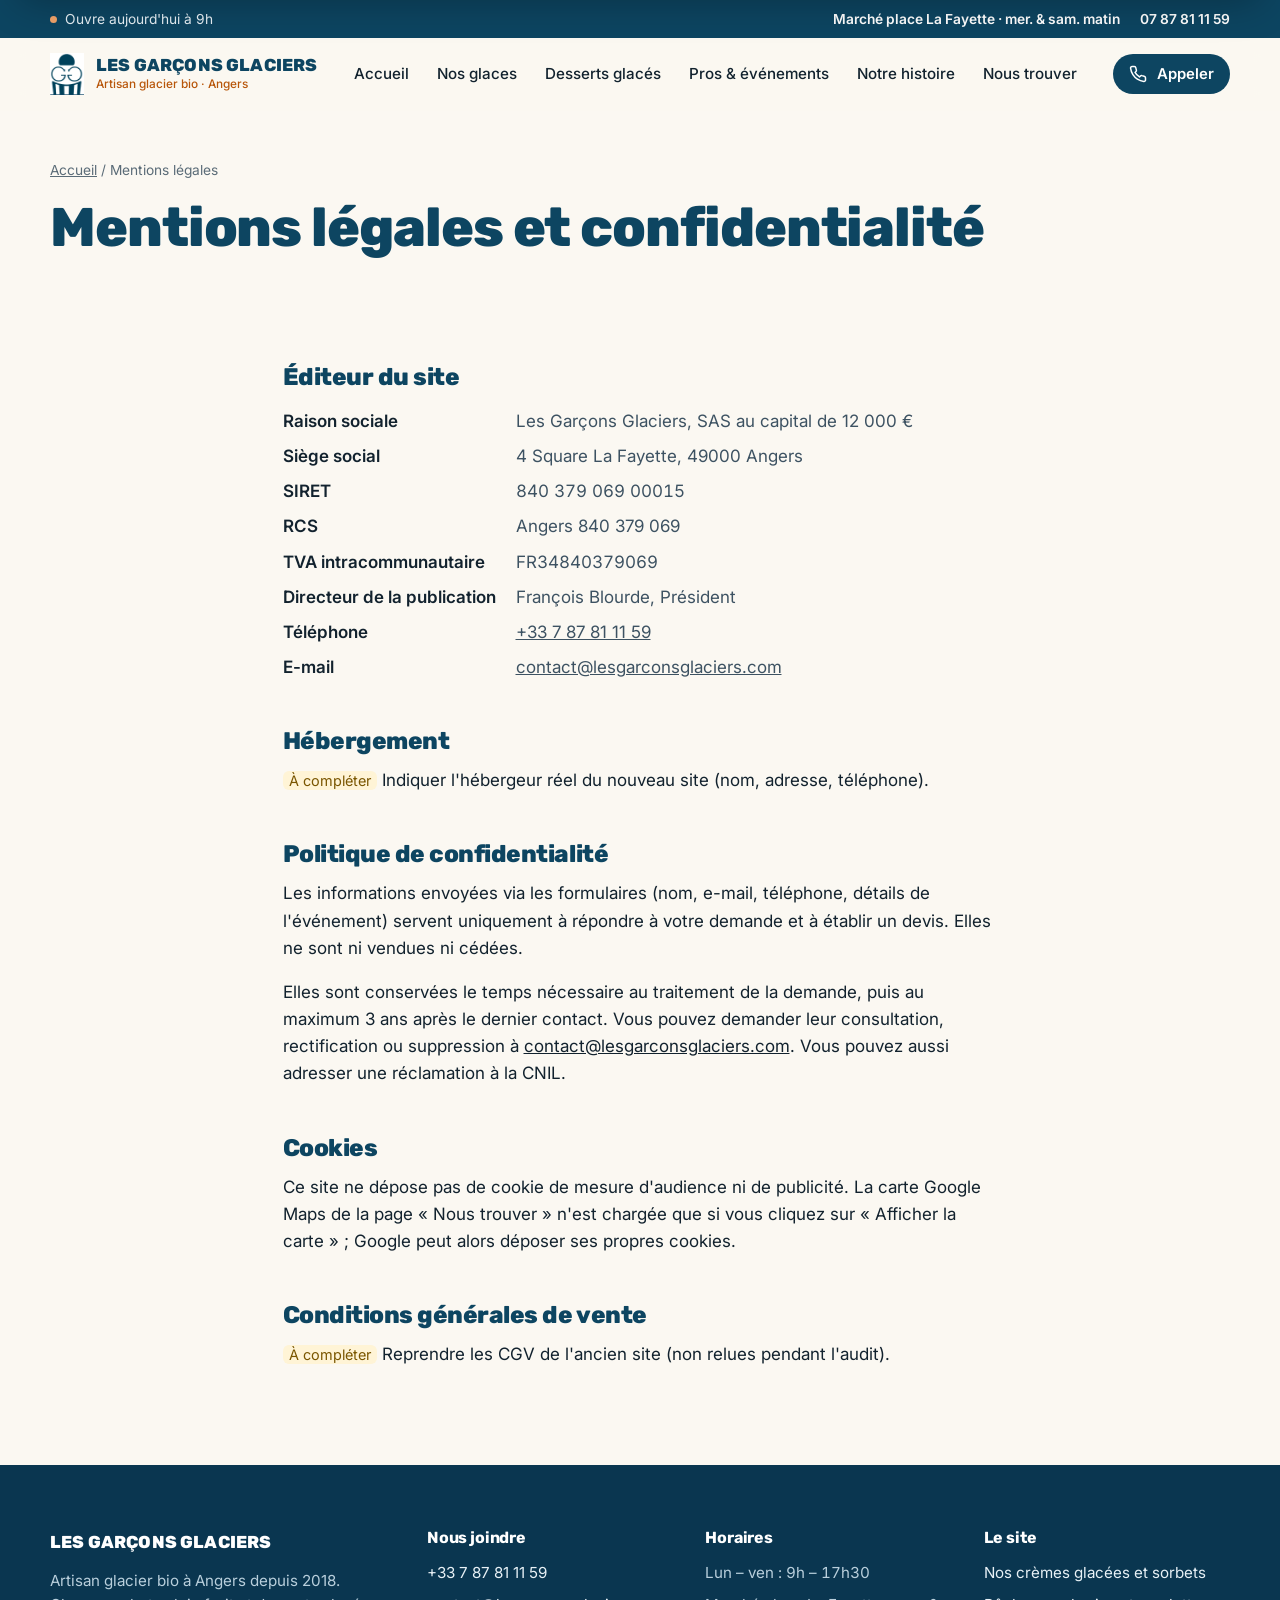
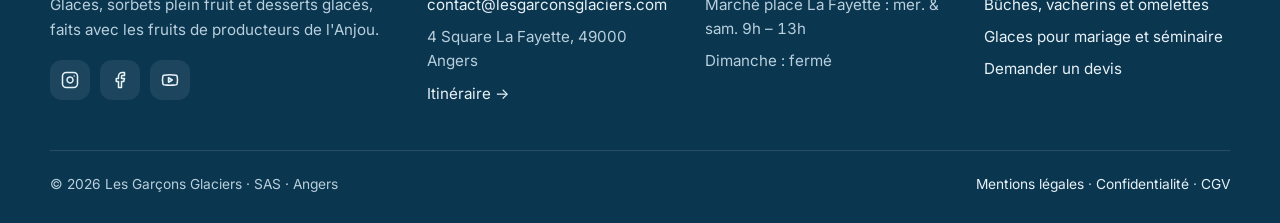
<file: mentions-legales/index.html>
<!doctype html>
<html lang="fr">
<head>
<meta charset="utf-8">
<meta name="viewport" content="width=device-width, initial-scale=1, viewport-fit=cover">
<title>Mentions légales | Les Garçons Glaciers, glacier à Angers</title>
<meta name="description" content="Mentions légales, politique de confidentialité et cookies du site des Garçons Glaciers, artisan glacier bio à Angers (SAS, RCS Angers 840 379 069).">
<link rel="canonical" href="https://www.lesgarconsglaciers.fr/mentions-legales/">
<meta name="theme-color" content="#fbf8f2">
<meta property="og:type" content="website">
<meta property="og:locale" content="fr_FR">
<meta property="og:site_name" content="Les Garçons Glaciers">
<meta property="og:title" content="Mentions légales | Les Garçons Glaciers, glacier à Angers">
<meta property="og:description" content="Mentions légales, politique de confidentialité et cookies du site des Garçons Glaciers, artisan glacier bio à Angers (SAS, RCS Angers 840 379 069).">
<meta property="og:url" content="https://www.lesgarconsglaciers.fr/mentions-legales/">
<meta property="og:image" content="https://www.lesgarconsglaciers.fr/img/share.png">
<link rel="icon" href="/img/favicon.png" type="image/png">
<link rel="apple-touch-icon" href="/img/apple-touch-icon.png">
<link rel="preconnect" href="https://fonts.googleapis.com">
<link rel="preconnect" href="https://fonts.gstatic.com" crossorigin>
<link rel="stylesheet" href="https://fonts.googleapis.com/css2?family=Inter:wght@400;500;600;700&family=Rubik:wght@500;600;700;800&display=swap">
<link rel="stylesheet" href="/assets/style.css?v=1794431874">
<script type="application/ld+json">{"@context": "https://schema.org", "@type": "IceCreamShop", "name": "Les Garçons Glaciers", "description": "Artisan glacier angevin : glaces et sorbets bio, de saison et sans additif, desserts glacés et glaces pour événements à Angers.", "url": "https://www.lesgarconsglaciers.fr/", "telephone": "+33787811159", "email": "contact@lesgarconsglaciers.com", "image": "https://www.lesgarconsglaciers.fr/img/share.png", "logo": "https://www.lesgarconsglaciers.fr/img/favicon.png", "foundingDate": "2018", "address": {"@type": "PostalAddress", "streetAddress": "4 Square La Fayette", "postalCode": "49000", "addressLocality": "Angers", "addressRegion": "Maine-et-Loire", "addressCountry": "FR"}, "areaServed": ["Angers", "Anjou", "Maine-et-Loire"], "openingHoursSpecification": [{"@type": "OpeningHoursSpecification", "dayOfWeek": ["Monday", "Tuesday", "Wednesday", "Thursday", "Friday"], "opens": "09:00", "closes": "17:30"}, {"@type": "OpeningHoursSpecification", "dayOfWeek": ["Saturday"], "opens": "09:00", "closes": "13:00"}], "sameAs": ["https://www.instagram.com/les_garcons_glaciers/", "https://www.facebook.com/lesgarconsglaciers/", "https://www.youtube.com/@lesgarconsglaciers1618"]}</script>
<meta name="robots" content="noindex, follow">
</head>
<body>
<a class="skip" href="#contenu">Aller au contenu</a>

<div class="topbar">
  <div class="wrap">
    <span><span class="dot" aria-hidden="true"></span><span data-open-status>Lun–ven 9h–17h30 · sam 9h–13h</span></span>
    <span class="topbar-right">
      <a class="hide-sm" href="/contact/">Marché place La Fayette · mer. &amp; sam. matin</a>
      <a href="tel:+33787811159">07 87 81 11 59</a>
    </span>
  </div>
</div>

<header class="header">
  <div class="wrap">
    <a class="brand" href="/" aria-label="Les Garçons Glaciers, accueil">
      <img src="/img/icon.png" alt="" width="160" height="200">
      <span class="brand-text"><span class="brand-name">Les Garçons Glaciers</span><span class="brand-tag">Artisan glacier bio · Angers</span></span>
    </a>
    <nav class="nav" aria-label="Navigation principale"><a href="/">Accueil</a><a href="/nos-glaces/">Nos glaces</a><a href="/desserts-glaces/">Desserts glacés</a><a href="/professionnels/">Pros & événements</a><a href="/notre-histoire/">Notre histoire</a><a href="/contact/">Nous trouver</a></nav>
    <a class="btn btn-navy btn-sm btn-call" href="tel:+33787811159"><svg viewBox="0 0 24 24" fill="none" stroke="currentColor" stroke-width="2" stroke-linecap="round" stroke-linejoin="round" aria-hidden="true"><path d="M22 16.9v3a2 2 0 0 1-2.2 2 19.8 19.8 0 0 1-8.6-3.1 19.5 19.5 0 0 1-6-6A19.8 19.8 0 0 1 2.1 4.2 2 2 0 0 1 4.1 2h3a2 2 0 0 1 2 1.7c.1 1 .4 1.9.7 2.8a2 2 0 0 1-.5 2.1L8 9.9a16 16 0 0 0 6 6l1.3-1.3a2 2 0 0 1 2.1-.4c.9.3 1.8.6 2.8.7a2 2 0 0 1 1.7 2z"/></svg>Appeler</a>
    <button class="menu-toggle" type="button" data-open-menu aria-controls="drawer" aria-expanded="false" aria-label="Ouvrir le menu"><svg viewBox="0 0 24 24" fill="none" stroke="currentColor" stroke-width="2" stroke-linecap="round" stroke-linejoin="round" aria-hidden="true"><path d="M4 7h16M4 12h16M4 17h16"/></svg></button>
  </div>
</header>

<div class="drawer" id="drawer" aria-hidden="true">
  <div class="drawer-backdrop" data-close-menu></div>
  <div class="drawer-panel" role="dialog" aria-modal="true" aria-label="Menu">
    <div class="drawer-head">
      <span class="brand-name">Menu</span>
      <button class="menu-toggle" style="display:inline-flex" type="button" data-close-menu aria-label="Fermer le menu"><svg viewBox="0 0 24 24" fill="none" stroke="currentColor" stroke-width="2" stroke-linecap="round" stroke-linejoin="round" aria-hidden="true"><path d="M18 6 6 18M6 6l12 12"/></svg></button>
    </div>
    <nav aria-label="Navigation mobile"><a href="/">Accueil<svg viewBox="0 0 24 24" fill="none" stroke="currentColor" stroke-width="2" stroke-linecap="round" stroke-linejoin="round" aria-hidden="true"><path d="M5 12h14M13 6l6 6-6 6"/></svg></a><a href="/nos-glaces/">Nos glaces<svg viewBox="0 0 24 24" fill="none" stroke="currentColor" stroke-width="2" stroke-linecap="round" stroke-linejoin="round" aria-hidden="true"><path d="M5 12h14M13 6l6 6-6 6"/></svg></a><a href="/desserts-glaces/">Desserts glacés<svg viewBox="0 0 24 24" fill="none" stroke="currentColor" stroke-width="2" stroke-linecap="round" stroke-linejoin="round" aria-hidden="true"><path d="M5 12h14M13 6l6 6-6 6"/></svg></a><a href="/professionnels/">Pros & événements<svg viewBox="0 0 24 24" fill="none" stroke="currentColor" stroke-width="2" stroke-linecap="round" stroke-linejoin="round" aria-hidden="true"><path d="M5 12h14M13 6l6 6-6 6"/></svg></a><a href="/notre-histoire/">Notre histoire<svg viewBox="0 0 24 24" fill="none" stroke="currentColor" stroke-width="2" stroke-linecap="round" stroke-linejoin="round" aria-hidden="true"><path d="M5 12h14M13 6l6 6-6 6"/></svg></a><a href="/contact/">Nous trouver<svg viewBox="0 0 24 24" fill="none" stroke="currentColor" stroke-width="2" stroke-linecap="round" stroke-linejoin="round" aria-hidden="true"><path d="M5 12h14M13 6l6 6-6 6"/></svg></a></nav>
    <div class="drawer-cta">
      <a class="btn btn-primary" href="/desserts-glaces/">Commander un dessert glacé</a>
      <a class="btn btn-ghost" href="tel:+33787811159"><svg viewBox="0 0 24 24" fill="none" stroke="currentColor" stroke-width="2" stroke-linecap="round" stroke-linejoin="round" aria-hidden="true"><path d="M22 16.9v3a2 2 0 0 1-2.2 2 19.8 19.8 0 0 1-8.6-3.1 19.5 19.5 0 0 1-6-6A19.8 19.8 0 0 1 2.1 4.2 2 2 0 0 1 4.1 2h3a2 2 0 0 1 2 1.7c.1 1 .4 1.9.7 2.8a2 2 0 0 1-.5 2.1L8 9.9a16 16 0 0 0 6 6l1.3-1.3a2 2 0 0 1 2.1-.4c.9.3 1.8.6 2.8.7a2 2 0 0 1 1.7 2z"/></svg>+33 7 87 81 11 59</a>
    </div>
  </div>
</div>

<main id="contenu">

<section class="page-head"><div class="wrap"><nav class="crumbs" aria-label="Fil d'Ariane"><a href="/">Accueil</a> / Mentions légales</nav><h1>Mentions légales et confidentialité</h1></div></section>
<section style="padding-bottom:80px"><div class="wrap prose legal">
  <h2>Éditeur du site</h2>
  <dl>
    <dt>Raison sociale</dt><dd>Les Garçons Glaciers, SAS au capital de 12 000 €</dd>
    <dt>Siège social</dt><dd>4 Square La Fayette, 49000 Angers</dd>
    <dt>SIRET</dt><dd class="tabular">840 379 069 00015</dd>
    <dt>RCS</dt><dd>Angers 840 379 069</dd>
    <dt>TVA intracommunautaire</dt><dd class="tabular">FR34840379069</dd>
    <dt>Directeur de la publication</dt><dd>François Blourde, Président</dd>
    <dt>Téléphone</dt><dd><a href="tel:+33787811159">+33 7 87 81 11 59</a></dd>
    <dt>E-mail</dt><dd><a href="mailto:contact@lesgarconsglaciers.com">contact@lesgarconsglaciers.com</a></dd>
  </dl>
  <h2>Hébergement</h2>
  <p><span class="todo">À compléter</span> Indiquer l'hébergeur réel du nouveau site (nom, adresse, téléphone).</p>
  <h2 id="confidentialite">Politique de confidentialité</h2>
  <p>Les informations envoyées via les formulaires (nom, e-mail, téléphone, détails de l'événement) servent uniquement à répondre à votre demande et à établir un devis. Elles ne sont ni vendues ni cédées.</p>
  <p>Elles sont conservées le temps nécessaire au traitement de la demande, puis au maximum 3 ans après le dernier contact. Vous pouvez demander leur consultation, rectification ou suppression à <a href="mailto:contact@lesgarconsglaciers.com">contact@lesgarconsglaciers.com</a>. Vous pouvez aussi adresser une réclamation à la CNIL.</p>
  <h2>Cookies</h2>
  <p>Ce site ne dépose pas de cookie de mesure d'audience ni de publicité. La carte Google Maps de la page « Nous trouver » n'est chargée que si vous cliquez sur « Afficher la carte » ; Google peut alors déposer ses propres cookies.</p>
  <h2 id="cgv">Conditions générales de vente</h2>
  <p><span class="todo">À compléter</span> Reprendre les CGV de l'ancien site (non relues pendant l'audit).</p>
</div></section>

</main>

<footer class="footer">
  <div class="wrap">
    <div class="footer-grid">
      <div>
        <span class="brand-name">Les Garçons Glaciers</span>
        <p style="margin-top:12px;max-width:34ch">Artisan glacier bio à Angers depuis 2018. Glaces, sorbets plein fruit et desserts glacés, faits avec les fruits de producteurs de l'Anjou.</p>
        <div class="socials"><a href="https://www.instagram.com/les_garcons_glaciers/" target="_blank" rel="noopener" aria-label="Instagram"><svg viewBox="0 0 24 24" fill="none" stroke="currentColor" stroke-width="2" stroke-linecap="round" stroke-linejoin="round" aria-hidden="true"><rect x="2" y="2" width="20" height="20" rx="5"/><path d="M16 11.4A4 4 0 1 1 12.6 8 4 4 0 0 1 16 11.4z"/><path d="M17.5 6.5h.01"/></svg></a><a href="https://www.facebook.com/lesgarconsglaciers/" target="_blank" rel="noopener" aria-label="Facebook"><svg viewBox="0 0 24 24" fill="none" stroke="currentColor" stroke-width="2" stroke-linecap="round" stroke-linejoin="round" aria-hidden="true"><path d="M18 2h-3a5 5 0 0 0-5 5v3H7v4h3v8h4v-8h3l1-4h-4V7a1 1 0 0 1 1-1h3z"/></svg></a><a href="https://www.youtube.com/@lesgarconsglaciers1618" target="_blank" rel="noopener" aria-label="YouTube"><svg viewBox="0 0 24 24" fill="none" stroke="currentColor" stroke-width="2" stroke-linecap="round" stroke-linejoin="round" aria-hidden="true"><path d="M2.5 17a24 24 0 0 1 0-10 2 2 0 0 1 1.4-1.4 49.6 49.6 0 0 1 16.2 0A2 2 0 0 1 21.5 7a24 24 0 0 1 0 10 2 2 0 0 1-1.4 1.4 49.6 49.6 0 0 1-16.2 0A2 2 0 0 1 2.5 17"/><path d="m10 15 5-3-5-3z"/></svg></a></div>
      </div>
      <div>
        <h3>Nous joindre</h3>
        <ul>
          <li><a href="tel:+33787811159">+33 7 87 81 11 59</a></li>
          <li><a href="mailto:contact@lesgarconsglaciers.com">contact@lesgarconsglaciers.com</a></li>
          <li>4 Square La Fayette, 49000 Angers</li>
          <li><a href="https://www.google.com/maps/dir/?api=1&destination=Place+La+Fayette+49000+Angers" target="_blank" rel="noopener">Itinéraire →</a></li>
        </ul>
      </div>
      <div>
        <h3>Horaires</h3>
        <ul class="tabular">
          <li>Lun – ven : 9h – 17h30</li>
          <li>Marché place La Fayette : mer. &amp; sam. 9h – 13h</li>
          <li>Dimanche : fermé</li>
        </ul>
      </div>
      <div>
        <h3>Le site</h3>
        <ul>
          <li><a href="/nos-glaces/">Nos crèmes glacées et sorbets</a></li>
          <li><a href="/desserts-glaces/">Bûches, vacherins et omelettes</a></li>
          <li><a href="/professionnels/">Glaces pour mariage et séminaire</a></li>
          <li><a href="/contact/#devis">Demander un devis</a></li>
        </ul>
      </div>
    </div>
    <div class="footer-bottom">
      <span>© <span data-year>2026</span> Les Garçons Glaciers · SAS · Angers</span>
      <span><a href="/mentions-legales/">Mentions légales</a> · <a href="/mentions-legales/#confidentialite">Confidentialité</a> · <a href="/mentions-legales/#cgv">CGV</a></span>
    </div>
  </div>
</footer>

<div class="mobile-bar">
  <a class="btn btn-ghost" href="tel:+33787811159"><svg viewBox="0 0 24 24" fill="none" stroke="currentColor" stroke-width="2" stroke-linecap="round" stroke-linejoin="round" aria-hidden="true"><path d="M22 16.9v3a2 2 0 0 1-2.2 2 19.8 19.8 0 0 1-8.6-3.1 19.5 19.5 0 0 1-6-6A19.8 19.8 0 0 1 2.1 4.2 2 2 0 0 1 4.1 2h3a2 2 0 0 1 2 1.7c.1 1 .4 1.9.7 2.8a2 2 0 0 1-.5 2.1L8 9.9a16 16 0 0 0 6 6l1.3-1.3a2 2 0 0 1 2.1-.4c.9.3 1.8.6 2.8.7a2 2 0 0 1 1.7 2z"/></svg>Appeler</a>
  <a class="btn btn-primary" href="/contact/#devis">Devis</a>
</div>

<script src="/assets/site.js?v=1794431874" defer></script>
</body>
</html>
</file>
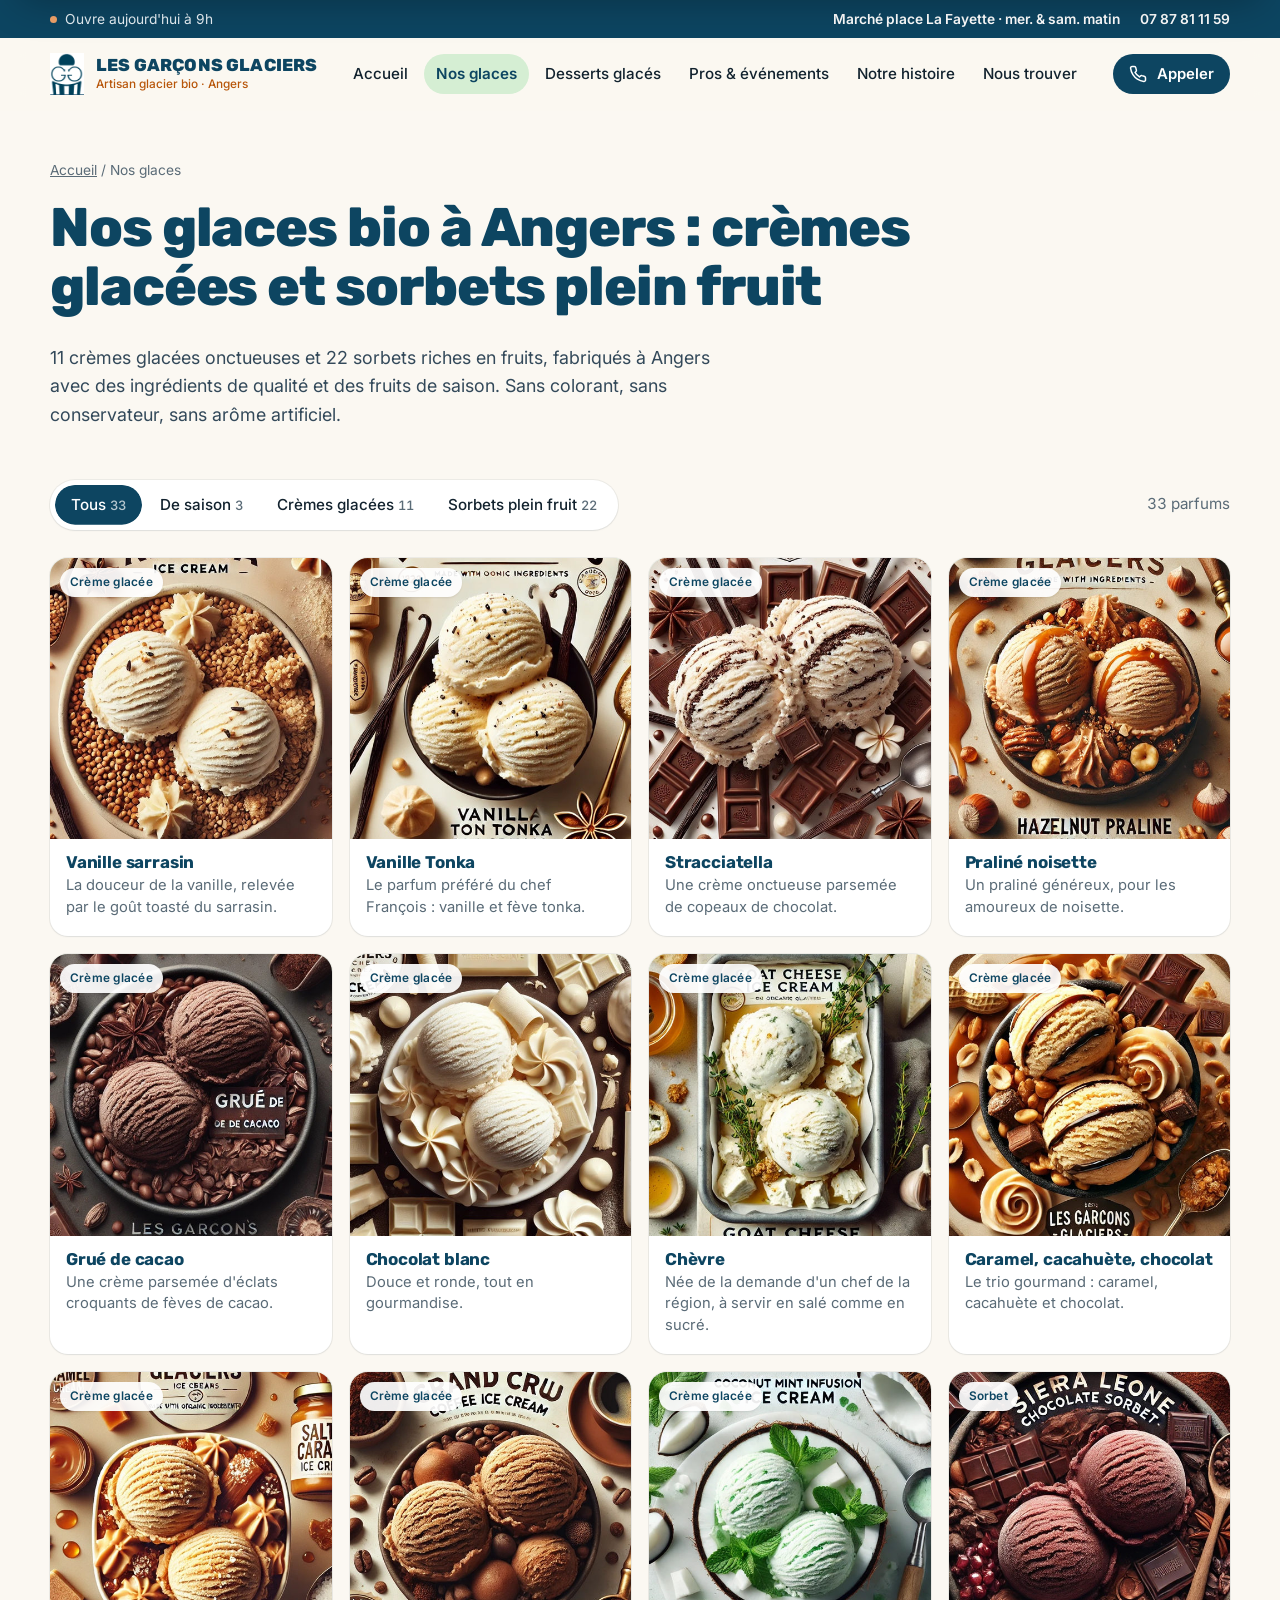
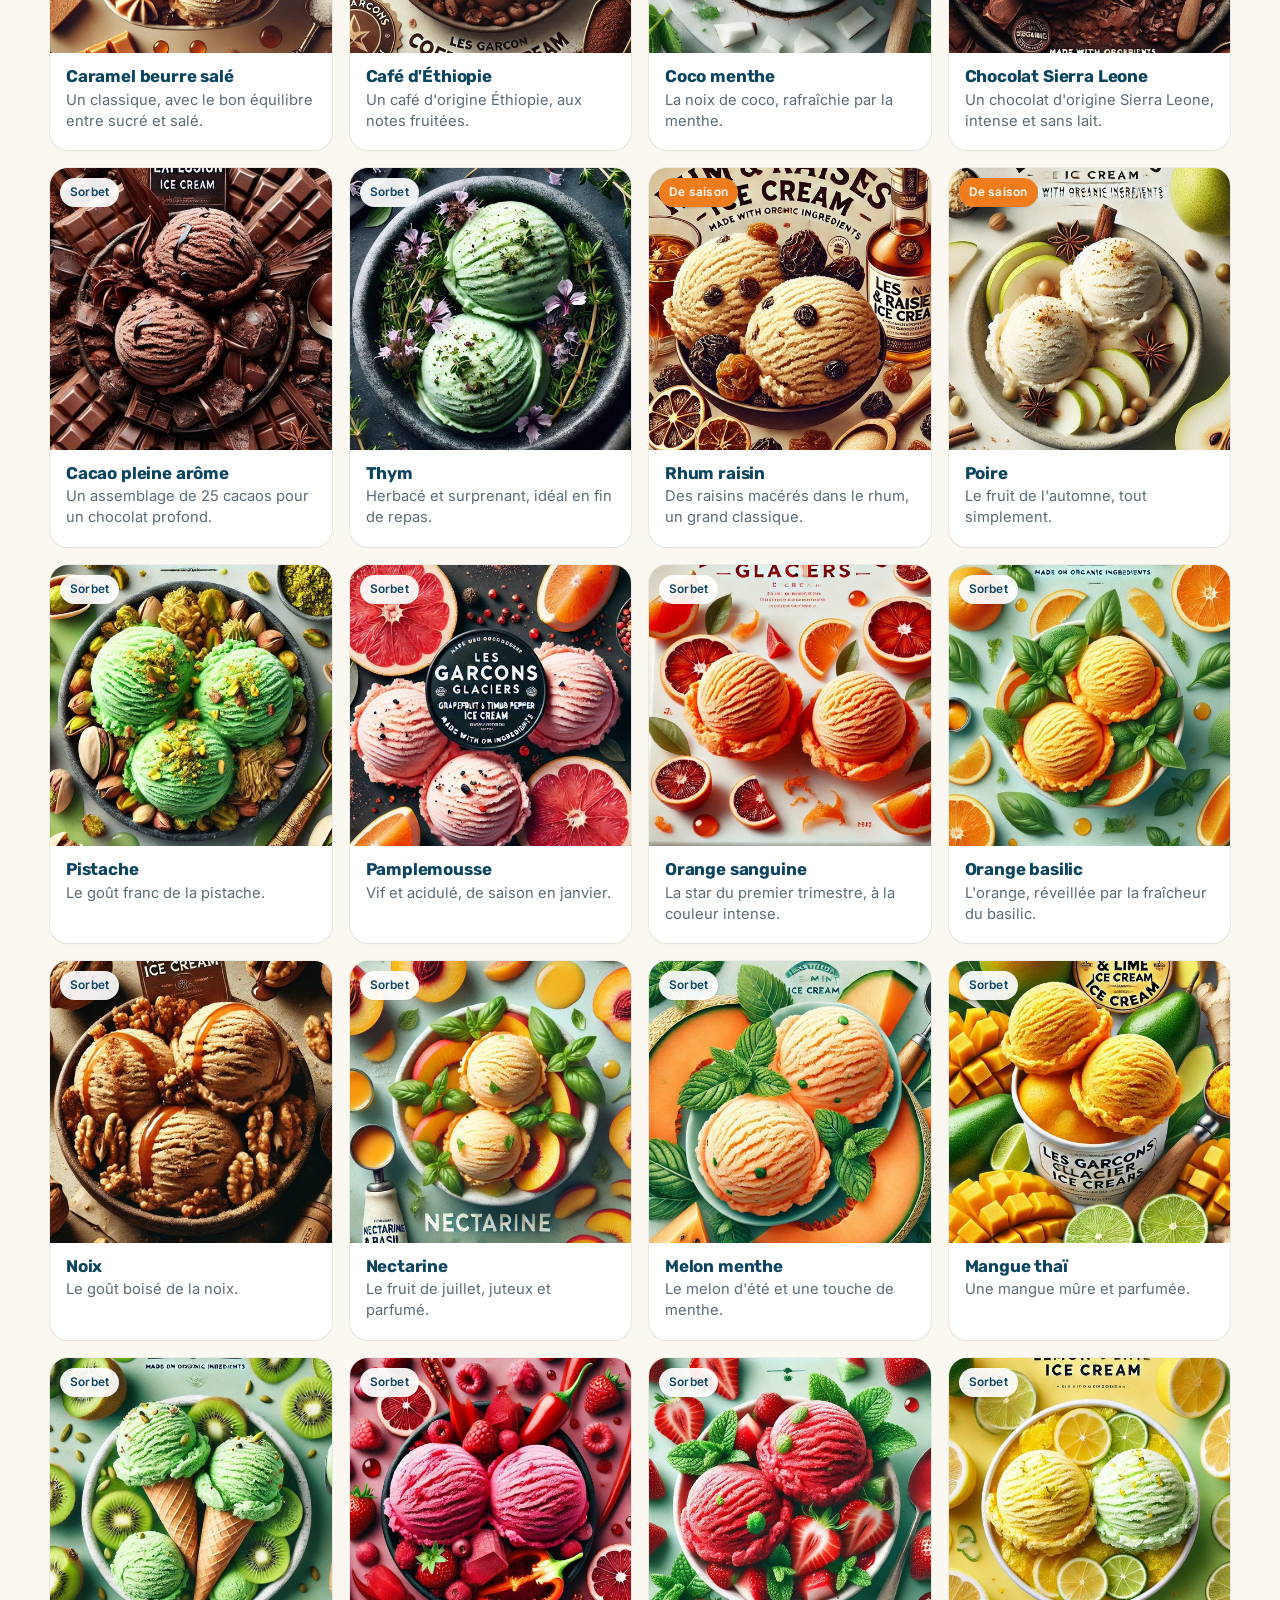
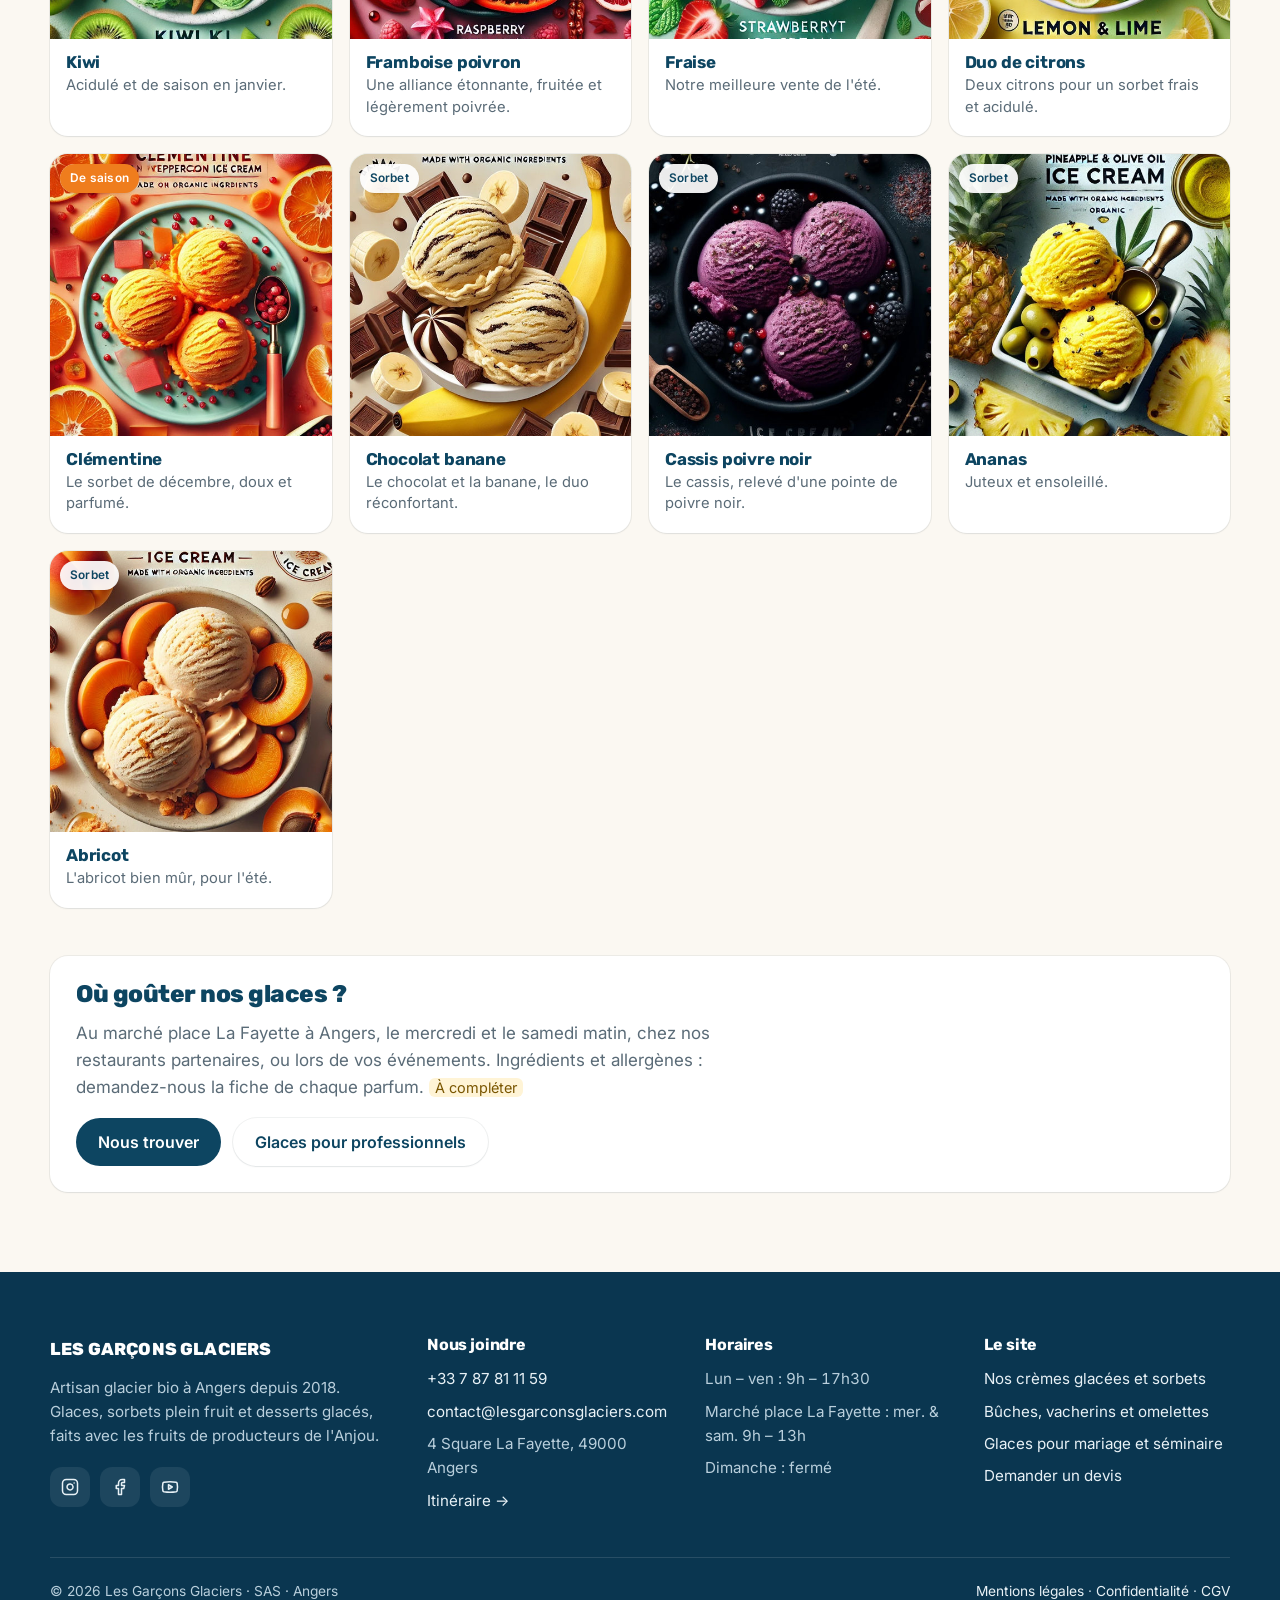
<file: nos-glaces/index.html>
<!doctype html>
<html lang="fr">
<head>
<meta charset="utf-8">
<meta name="viewport" content="width=device-width, initial-scale=1, viewport-fit=cover">
<title>Glaces et sorbets bio à Angers | Les Garçons Glaciers</title>
<meta name="description" content="Découvrez nos 33 parfums : crèmes glacées et sorbets plein fruit bio, de saison et sans additif, fabriqués à Angers par Les Garçons Glaciers.">
<link rel="canonical" href="https://www.lesgarconsglaciers.fr/nos-glaces/">
<meta name="theme-color" content="#fbf8f2">
<meta property="og:type" content="website">
<meta property="og:locale" content="fr_FR">
<meta property="og:site_name" content="Les Garçons Glaciers">
<meta property="og:title" content="Glaces et sorbets bio à Angers | Les Garçons Glaciers">
<meta property="og:description" content="Découvrez nos 33 parfums : crèmes glacées et sorbets plein fruit bio, de saison et sans additif, fabriqués à Angers par Les Garçons Glaciers.">
<meta property="og:url" content="https://www.lesgarconsglaciers.fr/nos-glaces/">
<meta property="og:image" content="https://www.lesgarconsglaciers.fr/img/share.png">
<link rel="icon" href="/img/favicon.png" type="image/png">
<link rel="apple-touch-icon" href="/img/apple-touch-icon.png">
<link rel="preconnect" href="https://fonts.googleapis.com">
<link rel="preconnect" href="https://fonts.gstatic.com" crossorigin>
<link rel="stylesheet" href="https://fonts.googleapis.com/css2?family=Inter:wght@400;500;600;700&family=Rubik:wght@500;600;700;800&display=swap">
<link rel="stylesheet" href="/assets/style.css?v=1794431874">
<script type="application/ld+json">{"@context": "https://schema.org", "@type": "IceCreamShop", "name": "Les Garçons Glaciers", "description": "Artisan glacier angevin : glaces et sorbets bio, de saison et sans additif, desserts glacés et glaces pour événements à Angers.", "url": "https://www.lesgarconsglaciers.fr/", "telephone": "+33787811159", "email": "contact@lesgarconsglaciers.com", "image": "https://www.lesgarconsglaciers.fr/img/share.png", "logo": "https://www.lesgarconsglaciers.fr/img/favicon.png", "foundingDate": "2018", "address": {"@type": "PostalAddress", "streetAddress": "4 Square La Fayette", "postalCode": "49000", "addressLocality": "Angers", "addressRegion": "Maine-et-Loire", "addressCountry": "FR"}, "areaServed": ["Angers", "Anjou", "Maine-et-Loire"], "openingHoursSpecification": [{"@type": "OpeningHoursSpecification", "dayOfWeek": ["Monday", "Tuesday", "Wednesday", "Thursday", "Friday"], "opens": "09:00", "closes": "17:30"}, {"@type": "OpeningHoursSpecification", "dayOfWeek": ["Saturday"], "opens": "09:00", "closes": "13:00"}], "sameAs": ["https://www.instagram.com/les_garcons_glaciers/", "https://www.facebook.com/lesgarconsglaciers/", "https://www.youtube.com/@lesgarconsglaciers1618"]}</script>

</head>
<body>
<a class="skip" href="#contenu">Aller au contenu</a>

<div class="topbar">
  <div class="wrap">
    <span><span class="dot" aria-hidden="true"></span><span data-open-status>Lun–ven 9h–17h30 · sam 9h–13h</span></span>
    <span class="topbar-right">
      <a class="hide-sm" href="/contact/">Marché place La Fayette · mer. &amp; sam. matin</a>
      <a href="tel:+33787811159">07 87 81 11 59</a>
    </span>
  </div>
</div>

<header class="header">
  <div class="wrap">
    <a class="brand" href="/" aria-label="Les Garçons Glaciers, accueil">
      <img src="/img/icon.png" alt="" width="160" height="200">
      <span class="brand-text"><span class="brand-name">Les Garçons Glaciers</span><span class="brand-tag">Artisan glacier bio · Angers</span></span>
    </a>
    <nav class="nav" aria-label="Navigation principale"><a href="/">Accueil</a><a href="/nos-glaces/" aria-current="page">Nos glaces</a><a href="/desserts-glaces/">Desserts glacés</a><a href="/professionnels/">Pros & événements</a><a href="/notre-histoire/">Notre histoire</a><a href="/contact/">Nous trouver</a></nav>
    <a class="btn btn-navy btn-sm btn-call" href="tel:+33787811159"><svg viewBox="0 0 24 24" fill="none" stroke="currentColor" stroke-width="2" stroke-linecap="round" stroke-linejoin="round" aria-hidden="true"><path d="M22 16.9v3a2 2 0 0 1-2.2 2 19.8 19.8 0 0 1-8.6-3.1 19.5 19.5 0 0 1-6-6A19.8 19.8 0 0 1 2.1 4.2 2 2 0 0 1 4.1 2h3a2 2 0 0 1 2 1.7c.1 1 .4 1.9.7 2.8a2 2 0 0 1-.5 2.1L8 9.9a16 16 0 0 0 6 6l1.3-1.3a2 2 0 0 1 2.1-.4c.9.3 1.8.6 2.8.7a2 2 0 0 1 1.7 2z"/></svg>Appeler</a>
    <button class="menu-toggle" type="button" data-open-menu aria-controls="drawer" aria-expanded="false" aria-label="Ouvrir le menu"><svg viewBox="0 0 24 24" fill="none" stroke="currentColor" stroke-width="2" stroke-linecap="round" stroke-linejoin="round" aria-hidden="true"><path d="M4 7h16M4 12h16M4 17h16"/></svg></button>
  </div>
</header>

<div class="drawer" id="drawer" aria-hidden="true">
  <div class="drawer-backdrop" data-close-menu></div>
  <div class="drawer-panel" role="dialog" aria-modal="true" aria-label="Menu">
    <div class="drawer-head">
      <span class="brand-name">Menu</span>
      <button class="menu-toggle" style="display:inline-flex" type="button" data-close-menu aria-label="Fermer le menu"><svg viewBox="0 0 24 24" fill="none" stroke="currentColor" stroke-width="2" stroke-linecap="round" stroke-linejoin="round" aria-hidden="true"><path d="M18 6 6 18M6 6l12 12"/></svg></button>
    </div>
    <nav aria-label="Navigation mobile"><a href="/">Accueil<svg viewBox="0 0 24 24" fill="none" stroke="currentColor" stroke-width="2" stroke-linecap="round" stroke-linejoin="round" aria-hidden="true"><path d="M5 12h14M13 6l6 6-6 6"/></svg></a><a href="/nos-glaces/" aria-current="page">Nos glaces<svg viewBox="0 0 24 24" fill="none" stroke="currentColor" stroke-width="2" stroke-linecap="round" stroke-linejoin="round" aria-hidden="true"><path d="M5 12h14M13 6l6 6-6 6"/></svg></a><a href="/desserts-glaces/">Desserts glacés<svg viewBox="0 0 24 24" fill="none" stroke="currentColor" stroke-width="2" stroke-linecap="round" stroke-linejoin="round" aria-hidden="true"><path d="M5 12h14M13 6l6 6-6 6"/></svg></a><a href="/professionnels/">Pros & événements<svg viewBox="0 0 24 24" fill="none" stroke="currentColor" stroke-width="2" stroke-linecap="round" stroke-linejoin="round" aria-hidden="true"><path d="M5 12h14M13 6l6 6-6 6"/></svg></a><a href="/notre-histoire/">Notre histoire<svg viewBox="0 0 24 24" fill="none" stroke="currentColor" stroke-width="2" stroke-linecap="round" stroke-linejoin="round" aria-hidden="true"><path d="M5 12h14M13 6l6 6-6 6"/></svg></a><a href="/contact/">Nous trouver<svg viewBox="0 0 24 24" fill="none" stroke="currentColor" stroke-width="2" stroke-linecap="round" stroke-linejoin="round" aria-hidden="true"><path d="M5 12h14M13 6l6 6-6 6"/></svg></a></nav>
    <div class="drawer-cta">
      <a class="btn btn-primary" href="/desserts-glaces/">Commander un dessert glacé</a>
      <a class="btn btn-ghost" href="tel:+33787811159"><svg viewBox="0 0 24 24" fill="none" stroke="currentColor" stroke-width="2" stroke-linecap="round" stroke-linejoin="round" aria-hidden="true"><path d="M22 16.9v3a2 2 0 0 1-2.2 2 19.8 19.8 0 0 1-8.6-3.1 19.5 19.5 0 0 1-6-6A19.8 19.8 0 0 1 2.1 4.2 2 2 0 0 1 4.1 2h3a2 2 0 0 1 2 1.7c.1 1 .4 1.9.7 2.8a2 2 0 0 1-.5 2.1L8 9.9a16 16 0 0 0 6 6l1.3-1.3a2 2 0 0 1 2.1-.4c.9.3 1.8.6 2.8.7a2 2 0 0 1 1.7 2z"/></svg>+33 7 87 81 11 59</a>
    </div>
  </div>
</div>

<main id="contenu">

<section class="page-head">
  <div class="wrap">
    <nav class="crumbs" aria-label="Fil d'Ariane"><a href="/">Accueil</a> / Nos glaces</nav>
    <h1>Nos glaces bio à Angers : crèmes glacées et sorbets plein fruit</h1>
    <p>11 crèmes glacées onctueuses et 22 sorbets riches en fruits, fabriqués à Angers avec des ingrédients de qualité et des fruits de saison. Sans colorant, sans conservateur, sans arôme artificiel.</p>
  </div>
</section>

<section style="padding-bottom:80px">
  <div class="wrap">
    <div class="toolbar">
      <div class="tabs" data-flavor-tabs>
        <ul class="tabs-list" role="tablist" aria-label="Filtrer les parfums"><li><button type="button" role="tab" data-value="tout" aria-selected="true">Tous<span class="count" data-count="tout"></span></button></li><li><button type="button" role="tab" data-value="saison" aria-selected="false">De saison<span class="count" data-count="saison"></span></button></li><li><button type="button" role="tab" data-value="creme" aria-selected="false">Crèmes glacées<span class="count" data-count="creme"></span></button></li><li><button type="button" role="tab" data-value="sorbet" aria-selected="false">Sorbets plein fruit<span class="count" data-count="sorbet"></span></button></li></ul>
        <div class="tabs-active" aria-hidden="true" inert><ul class="tabs-list"><li><button type="button" tabindex="-1">Tous<span class="count" data-count="tout"></span></button></li><li><button type="button" tabindex="-1">De saison<span class="count" data-count="saison"></span></button></li><li><button type="button" tabindex="-1">Crèmes glacées<span class="count" data-count="creme"></span></button></li><li><button type="button" tabindex="-1">Sorbets plein fruit<span class="count" data-count="sorbet"></span></button></li></ul></div>
      </div>
      <span class="results-note tabular" data-results aria-live="polite"></span>
    </div>
    <h2 class="visually-hidden" style="position:absolute;width:1px;height:1px;overflow:hidden;clip:rect(0 0 0 0)">Tous nos parfums</h2>
    <div class="flavors"><article class="flavor" data-id="vanille-sarrasin" data-family="creme">
  <div class="flavor-img"><img src="/img/vanille-sarrasin.jpg" alt="Crème glacée vanille sarrasin artisanale des Garçons Glaciers, Angers" loading="lazy" decoding="async" width="720" height="720"><span class="chip">Crème glacée</span></div>
  <div class="flavor-body"><h3>Vanille sarrasin</h3><p>La douceur de la vanille, relevée par le goût toasté du sarrasin.</p></div>
</article><article class="flavor" data-id="vanille-tonka" data-family="creme">
  <div class="flavor-img"><img src="/img/vanille-tonka.jpg" alt="Crème glacée vanille tonka artisanale des Garçons Glaciers, Angers" loading="lazy" decoding="async" width="720" height="720"><span class="chip">Crème glacée</span></div>
  <div class="flavor-body"><h3>Vanille Tonka</h3><p>Le parfum préféré du chef François : vanille et fève tonka.</p></div>
</article><article class="flavor" data-id="stracciatella" data-family="creme">
  <div class="flavor-img"><img src="/img/stracciatella.jpg" alt="Crème glacée stracciatella artisanale des Garçons Glaciers, Angers" loading="lazy" decoding="async" width="720" height="720"><span class="chip">Crème glacée</span></div>
  <div class="flavor-body"><h3>Stracciatella</h3><p>Une crème onctueuse parsemée de copeaux de chocolat.</p></div>
</article><article class="flavor" data-id="praline-noisette" data-family="creme">
  <div class="flavor-img"><img src="/img/praline-noisette.jpg" alt="Crème glacée praliné noisette artisanale des Garçons Glaciers, Angers" loading="lazy" decoding="async" width="720" height="720"><span class="chip">Crème glacée</span></div>
  <div class="flavor-body"><h3>Praliné noisette</h3><p>Un praliné généreux, pour les amoureux de noisette.</p></div>
</article><article class="flavor" data-id="grue-cacao" data-family="creme">
  <div class="flavor-img"><img src="/img/grue-cacao.jpg" alt="Crème glacée grué de cacao artisanale des Garçons Glaciers, Angers" loading="lazy" decoding="async" width="720" height="720"><span class="chip">Crème glacée</span></div>
  <div class="flavor-body"><h3>Grué de cacao</h3><p>Une crème parsemée d&#x27;éclats croquants de fèves de cacao.</p></div>
</article><article class="flavor" data-id="chocolat-blanc" data-family="creme">
  <div class="flavor-img"><img src="/img/chocolat-blanc.jpg" alt="Crème glacée chocolat blanc artisanale des Garçons Glaciers, Angers" loading="lazy" decoding="async" width="720" height="720"><span class="chip">Crème glacée</span></div>
  <div class="flavor-body"><h3>Chocolat blanc</h3><p>Douce et ronde, tout en gourmandise.</p></div>
</article><article class="flavor" data-id="chevre" data-family="creme">
  <div class="flavor-img"><img src="/img/chevre.jpg" alt="Crème glacée chèvre artisanale des Garçons Glaciers, Angers" loading="lazy" decoding="async" width="720" height="720"><span class="chip">Crème glacée</span></div>
  <div class="flavor-body"><h3>Chèvre</h3><p>Née de la demande d&#x27;un chef de la région, à servir en salé comme en sucré.</p></div>
</article><article class="flavor" data-id="caramel-cacahuete" data-family="creme">
  <div class="flavor-img"><img src="/img/caramel-cacahuete.jpg" alt="Crème glacée caramel, cacahuète, chocolat artisanale des Garçons Glaciers, Angers" loading="lazy" decoding="async" width="720" height="720"><span class="chip">Crème glacée</span></div>
  <div class="flavor-body"><h3>Caramel, cacahuète, chocolat</h3><p>Le trio gourmand : caramel, cacahuète et chocolat.</p></div>
</article><article class="flavor" data-id="caramel-beurre-sale" data-family="creme">
  <div class="flavor-img"><img src="/img/caramel-beurre-sale.jpg" alt="Crème glacée caramel beurre salé artisanale des Garçons Glaciers, Angers" loading="lazy" decoding="async" width="720" height="720"><span class="chip">Crème glacée</span></div>
  <div class="flavor-body"><h3>Caramel beurre salé</h3><p>Un classique, avec le bon équilibre entre sucré et salé.</p></div>
</article><article class="flavor" data-id="cafe-ethiopie" data-family="creme">
  <div class="flavor-img"><img src="/img/cafe-ethiopie.jpg" alt="Crème glacée café d&#x27;éthiopie artisanale des Garçons Glaciers, Angers" loading="lazy" decoding="async" width="720" height="720"><span class="chip">Crème glacée</span></div>
  <div class="flavor-body"><h3>Café d&#x27;Éthiopie</h3><p>Un café d&#x27;origine Éthiopie, aux notes fruitées.</p></div>
</article><article class="flavor" data-id="coco-menthe" data-family="creme">
  <div class="flavor-img"><img src="/img/coco-menthe.jpg" alt="Crème glacée coco menthe artisanale des Garçons Glaciers, Angers" loading="lazy" decoding="async" width="720" height="720"><span class="chip">Crème glacée</span></div>
  <div class="flavor-body"><h3>Coco menthe</h3><p>La noix de coco, rafraîchie par la menthe.</p></div>
</article><article class="flavor" data-id="sierra-leone" data-family="sorbet">
  <div class="flavor-img"><img src="/img/sierra-leone.jpg" alt="Sorbet chocolat sierra leone artisanale des Garçons Glaciers, Angers" loading="lazy" decoding="async" width="720" height="720"><span class="chip">Sorbet</span></div>
  <div class="flavor-body"><h3>Chocolat Sierra Leone</h3><p>Un chocolat d&#x27;origine Sierra Leone, intense et sans lait.</p></div>
</article><article class="flavor" data-id="cacao-pleine-arome" data-family="sorbet">
  <div class="flavor-img"><img src="/img/cacao-pleine-arome.jpg" alt="Sorbet cacao pleine arôme artisanale des Garçons Glaciers, Angers" loading="lazy" decoding="async" width="720" height="720"><span class="chip">Sorbet</span></div>
  <div class="flavor-body"><h3>Cacao pleine arôme</h3><p>Un assemblage de 25 cacaos pour un chocolat profond.</p></div>
</article><article class="flavor" data-id="thym" data-family="sorbet">
  <div class="flavor-img"><img src="/img/thym.jpg" alt="Sorbet thym artisanale des Garçons Glaciers, Angers" loading="lazy" decoding="async" width="720" height="720"><span class="chip">Sorbet</span></div>
  <div class="flavor-body"><h3>Thym</h3><p>Herbacé et surprenant, idéal en fin de repas.</p></div>
</article><article class="flavor" data-id="rhum-raisin" data-family="sorbet">
  <div class="flavor-img"><img src="/img/rhum-raisin.jpg" alt="Sorbet rhum raisin artisanale des Garçons Glaciers, Angers" loading="lazy" decoding="async" width="720" height="720"><span class="chip">Sorbet</span></div>
  <div class="flavor-body"><h3>Rhum raisin</h3><p>Des raisins macérés dans le rhum, un grand classique.</p></div>
</article><article class="flavor" data-id="poire" data-family="sorbet">
  <div class="flavor-img"><img src="/img/poire.jpg" alt="Sorbet poire artisanale des Garçons Glaciers, Angers" loading="lazy" decoding="async" width="720" height="720"><span class="chip">Sorbet</span></div>
  <div class="flavor-body"><h3>Poire</h3><p>Le fruit de l&#x27;automne, tout simplement.</p></div>
</article><article class="flavor" data-id="pistache" data-family="sorbet">
  <div class="flavor-img"><img src="/img/pistache.jpg" alt="Sorbet pistache artisanale des Garçons Glaciers, Angers" loading="lazy" decoding="async" width="720" height="720"><span class="chip">Sorbet</span></div>
  <div class="flavor-body"><h3>Pistache</h3><p>Le goût franc de la pistache.</p></div>
</article><article class="flavor" data-id="pamplemousse" data-family="sorbet">
  <div class="flavor-img"><img src="/img/pamplemousse.jpg" alt="Sorbet pamplemousse artisanale des Garçons Glaciers, Angers" loading="lazy" decoding="async" width="720" height="720"><span class="chip">Sorbet</span></div>
  <div class="flavor-body"><h3>Pamplemousse</h3><p>Vif et acidulé, de saison en janvier.</p></div>
</article><article class="flavor" data-id="orange-sanguine" data-family="sorbet">
  <div class="flavor-img"><img src="/img/orange-sanguine.jpg" alt="Sorbet orange sanguine artisanale des Garçons Glaciers, Angers" loading="lazy" decoding="async" width="720" height="720"><span class="chip">Sorbet</span></div>
  <div class="flavor-body"><h3>Orange sanguine</h3><p>La star du premier trimestre, à la couleur intense.</p></div>
</article><article class="flavor" data-id="orange-basilic" data-family="sorbet">
  <div class="flavor-img"><img src="/img/orange-basilic.jpg" alt="Sorbet orange basilic artisanale des Garçons Glaciers, Angers" loading="lazy" decoding="async" width="720" height="720"><span class="chip">Sorbet</span></div>
  <div class="flavor-body"><h3>Orange basilic</h3><p>L&#x27;orange, réveillée par la fraîcheur du basilic.</p></div>
</article><article class="flavor" data-id="noix" data-family="sorbet">
  <div class="flavor-img"><img src="/img/noix.jpg" alt="Sorbet noix artisanale des Garçons Glaciers, Angers" loading="lazy" decoding="async" width="720" height="720"><span class="chip">Sorbet</span></div>
  <div class="flavor-body"><h3>Noix</h3><p>Le goût boisé de la noix.</p></div>
</article><article class="flavor" data-id="nectarine" data-family="sorbet">
  <div class="flavor-img"><img src="/img/nectarine.jpg" alt="Sorbet nectarine artisanale des Garçons Glaciers, Angers" loading="lazy" decoding="async" width="720" height="720"><span class="chip">Sorbet</span></div>
  <div class="flavor-body"><h3>Nectarine</h3><p>Le fruit de juillet, juteux et parfumé.</p></div>
</article><article class="flavor" data-id="melon-menthe" data-family="sorbet">
  <div class="flavor-img"><img src="/img/melon-menthe.jpg" alt="Sorbet melon menthe artisanale des Garçons Glaciers, Angers" loading="lazy" decoding="async" width="720" height="720"><span class="chip">Sorbet</span></div>
  <div class="flavor-body"><h3>Melon menthe</h3><p>Le melon d&#x27;été et une touche de menthe.</p></div>
</article><article class="flavor" data-id="mangue-thai" data-family="sorbet">
  <div class="flavor-img"><img src="/img/mangue-thai.jpg" alt="Sorbet mangue thaï artisanale des Garçons Glaciers, Angers" loading="lazy" decoding="async" width="720" height="720"><span class="chip">Sorbet</span></div>
  <div class="flavor-body"><h3>Mangue thaï</h3><p>Une mangue mûre et parfumée.</p></div>
</article><article class="flavor" data-id="kiwi" data-family="sorbet">
  <div class="flavor-img"><img src="/img/kiwi.jpg" alt="Sorbet kiwi artisanale des Garçons Glaciers, Angers" loading="lazy" decoding="async" width="720" height="720"><span class="chip">Sorbet</span></div>
  <div class="flavor-body"><h3>Kiwi</h3><p>Acidulé et de saison en janvier.</p></div>
</article><article class="flavor" data-id="framboise-poivron" data-family="sorbet">
  <div class="flavor-img"><img src="/img/framboise-poivron.jpg" alt="Sorbet framboise poivron artisanale des Garçons Glaciers, Angers" loading="lazy" decoding="async" width="720" height="720"><span class="chip">Sorbet</span></div>
  <div class="flavor-body"><h3>Framboise poivron</h3><p>Une alliance étonnante, fruitée et légèrement poivrée.</p></div>
</article><article class="flavor" data-id="fraise" data-family="sorbet">
  <div class="flavor-img"><img src="/img/fraise.jpg" alt="Sorbet fraise artisanale des Garçons Glaciers, Angers" loading="lazy" decoding="async" width="720" height="720"><span class="chip">Sorbet</span></div>
  <div class="flavor-body"><h3>Fraise</h3><p>Notre meilleure vente de l&#x27;été.</p></div>
</article><article class="flavor" data-id="duo-citron" data-family="sorbet">
  <div class="flavor-img"><img src="/img/duo-citron.jpg" alt="Sorbet duo de citrons artisanale des Garçons Glaciers, Angers" loading="lazy" decoding="async" width="720" height="720"><span class="chip">Sorbet</span></div>
  <div class="flavor-body"><h3>Duo de citrons</h3><p>Deux citrons pour un sorbet frais et acidulé.</p></div>
</article><article class="flavor" data-id="clementine" data-family="sorbet">
  <div class="flavor-img"><img src="/img/clementine.jpg" alt="Sorbet clémentine artisanale des Garçons Glaciers, Angers" loading="lazy" decoding="async" width="720" height="720"><span class="chip">Sorbet</span></div>
  <div class="flavor-body"><h3>Clémentine</h3><p>Le sorbet de décembre, doux et parfumé.</p></div>
</article><article class="flavor" data-id="chocolat-banane" data-family="sorbet">
  <div class="flavor-img"><img src="/img/chocolat-banane.jpg" alt="Sorbet chocolat banane artisanale des Garçons Glaciers, Angers" loading="lazy" decoding="async" width="720" height="720"><span class="chip">Sorbet</span></div>
  <div class="flavor-body"><h3>Chocolat banane</h3><p>Le chocolat et la banane, le duo réconfortant.</p></div>
</article><article class="flavor" data-id="cassis-poivre" data-family="sorbet">
  <div class="flavor-img"><img src="/img/cassis-poivre.jpg" alt="Sorbet cassis poivre noir artisanale des Garçons Glaciers, Angers" loading="lazy" decoding="async" width="720" height="720"><span class="chip">Sorbet</span></div>
  <div class="flavor-body"><h3>Cassis poivre noir</h3><p>Le cassis, relevé d&#x27;une pointe de poivre noir.</p></div>
</article><article class="flavor" data-id="ananas" data-family="sorbet">
  <div class="flavor-img"><img src="/img/ananas.jpg" alt="Sorbet ananas artisanale des Garçons Glaciers, Angers" loading="lazy" decoding="async" width="720" height="720"><span class="chip">Sorbet</span></div>
  <div class="flavor-body"><h3>Ananas</h3><p>Juteux et ensoleillé.</p></div>
</article><article class="flavor" data-id="abricot" data-family="sorbet">
  <div class="flavor-img"><img src="/img/abricot.jpg" alt="Sorbet abricot artisanale des Garçons Glaciers, Angers" loading="lazy" decoding="async" width="720" height="720"><span class="chip">Sorbet</span></div>
  <div class="flavor-body"><h3>Abricot</h3><p>L&#x27;abricot bien mûr, pour l&#x27;été.</p></div>
</article></div>

    <div class="info-card" style="margin-top:48px">
      <h2 style="font-size:1.5rem">Où goûter nos glaces ?</h2>
      <p class="muted prose">Au marché place La Fayette à Angers, le mercredi et le samedi matin, chez nos restaurants partenaires, ou lors de vos événements. Ingrédients et allergènes : demandez-nous la fiche de chaque parfum. <span class="todo">À compléter</span></p>
      <div style="display:flex;gap:12px;flex-wrap:wrap"><a class="btn btn-navy" href="/contact/">Nous trouver</a><a class="btn btn-ghost" href="/professionnels/">Glaces pour professionnels</a></div>
    </div>
  </div>
</section>

</main>

<footer class="footer">
  <div class="wrap">
    <div class="footer-grid">
      <div>
        <span class="brand-name">Les Garçons Glaciers</span>
        <p style="margin-top:12px;max-width:34ch">Artisan glacier bio à Angers depuis 2018. Glaces, sorbets plein fruit et desserts glacés, faits avec les fruits de producteurs de l'Anjou.</p>
        <div class="socials"><a href="https://www.instagram.com/les_garcons_glaciers/" target="_blank" rel="noopener" aria-label="Instagram"><svg viewBox="0 0 24 24" fill="none" stroke="currentColor" stroke-width="2" stroke-linecap="round" stroke-linejoin="round" aria-hidden="true"><rect x="2" y="2" width="20" height="20" rx="5"/><path d="M16 11.4A4 4 0 1 1 12.6 8 4 4 0 0 1 16 11.4z"/><path d="M17.5 6.5h.01"/></svg></a><a href="https://www.facebook.com/lesgarconsglaciers/" target="_blank" rel="noopener" aria-label="Facebook"><svg viewBox="0 0 24 24" fill="none" stroke="currentColor" stroke-width="2" stroke-linecap="round" stroke-linejoin="round" aria-hidden="true"><path d="M18 2h-3a5 5 0 0 0-5 5v3H7v4h3v8h4v-8h3l1-4h-4V7a1 1 0 0 1 1-1h3z"/></svg></a><a href="https://www.youtube.com/@lesgarconsglaciers1618" target="_blank" rel="noopener" aria-label="YouTube"><svg viewBox="0 0 24 24" fill="none" stroke="currentColor" stroke-width="2" stroke-linecap="round" stroke-linejoin="round" aria-hidden="true"><path d="M2.5 17a24 24 0 0 1 0-10 2 2 0 0 1 1.4-1.4 49.6 49.6 0 0 1 16.2 0A2 2 0 0 1 21.5 7a24 24 0 0 1 0 10 2 2 0 0 1-1.4 1.4 49.6 49.6 0 0 1-16.2 0A2 2 0 0 1 2.5 17"/><path d="m10 15 5-3-5-3z"/></svg></a></div>
      </div>
      <div>
        <h3>Nous joindre</h3>
        <ul>
          <li><a href="tel:+33787811159">+33 7 87 81 11 59</a></li>
          <li><a href="mailto:contact@lesgarconsglaciers.com">contact@lesgarconsglaciers.com</a></li>
          <li>4 Square La Fayette, 49000 Angers</li>
          <li><a href="https://www.google.com/maps/dir/?api=1&destination=Place+La+Fayette+49000+Angers" target="_blank" rel="noopener">Itinéraire →</a></li>
        </ul>
      </div>
      <div>
        <h3>Horaires</h3>
        <ul class="tabular">
          <li>Lun – ven : 9h – 17h30</li>
          <li>Marché place La Fayette : mer. &amp; sam. 9h – 13h</li>
          <li>Dimanche : fermé</li>
        </ul>
      </div>
      <div>
        <h3>Le site</h3>
        <ul>
          <li><a href="/nos-glaces/">Nos crèmes glacées et sorbets</a></li>
          <li><a href="/desserts-glaces/">Bûches, vacherins et omelettes</a></li>
          <li><a href="/professionnels/">Glaces pour mariage et séminaire</a></li>
          <li><a href="/contact/#devis">Demander un devis</a></li>
        </ul>
      </div>
    </div>
    <div class="footer-bottom">
      <span>© <span data-year>2026</span> Les Garçons Glaciers · SAS · Angers</span>
      <span><a href="/mentions-legales/">Mentions légales</a> · <a href="/mentions-legales/#confidentialite">Confidentialité</a> · <a href="/mentions-legales/#cgv">CGV</a></span>
    </div>
  </div>
</footer>

<div class="mobile-bar">
  <a class="btn btn-ghost" href="tel:+33787811159"><svg viewBox="0 0 24 24" fill="none" stroke="currentColor" stroke-width="2" stroke-linecap="round" stroke-linejoin="round" aria-hidden="true"><path d="M22 16.9v3a2 2 0 0 1-2.2 2 19.8 19.8 0 0 1-8.6-3.1 19.5 19.5 0 0 1-6-6A19.8 19.8 0 0 1 2.1 4.2 2 2 0 0 1 4.1 2h3a2 2 0 0 1 2 1.7c.1 1 .4 1.9.7 2.8a2 2 0 0 1-.5 2.1L8 9.9a16 16 0 0 0 6 6l1.3-1.3a2 2 0 0 1 2.1-.4c.9.3 1.8.6 2.8.7a2 2 0 0 1 1.7 2z"/></svg>Appeler</a>
  <a class="btn btn-primary" href="/contact/#devis">Devis</a>
</div>

<script src="/assets/site.js?v=1794431874" defer></script>
</body>
</html>
</file>
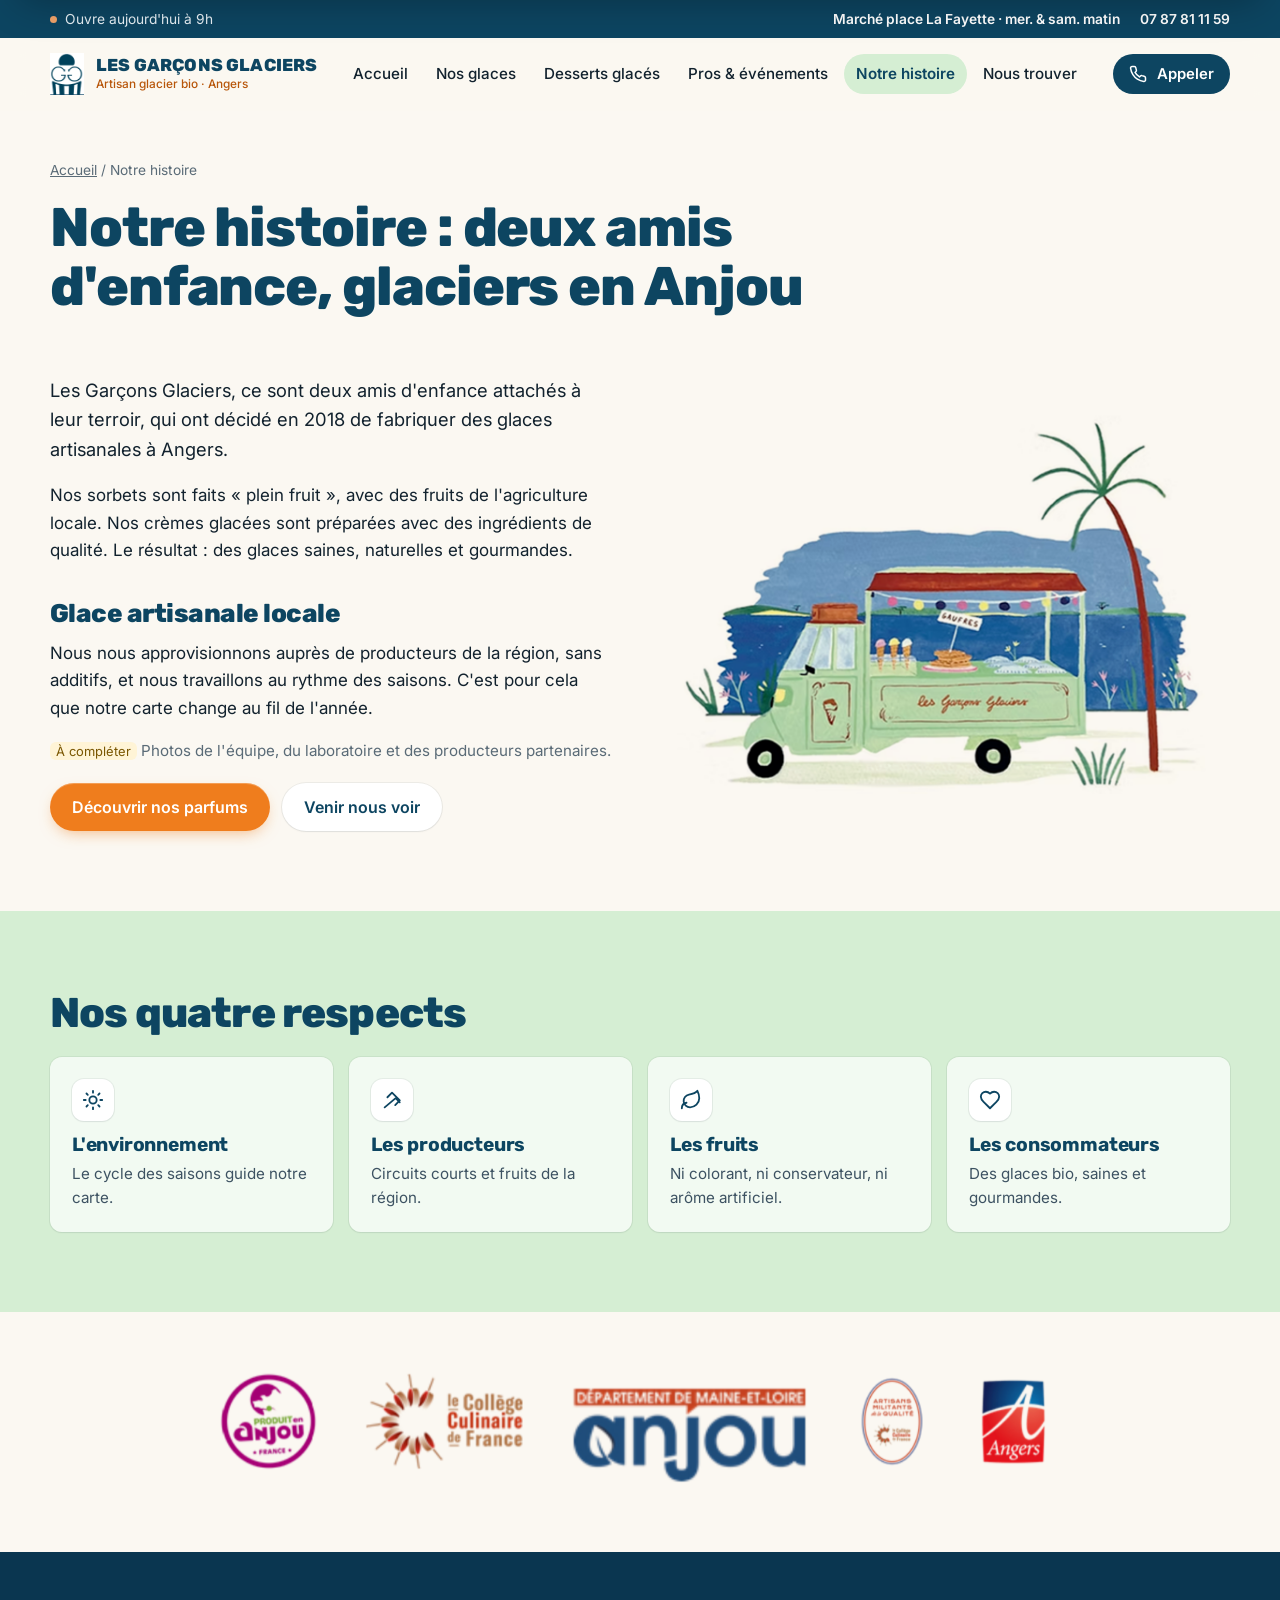
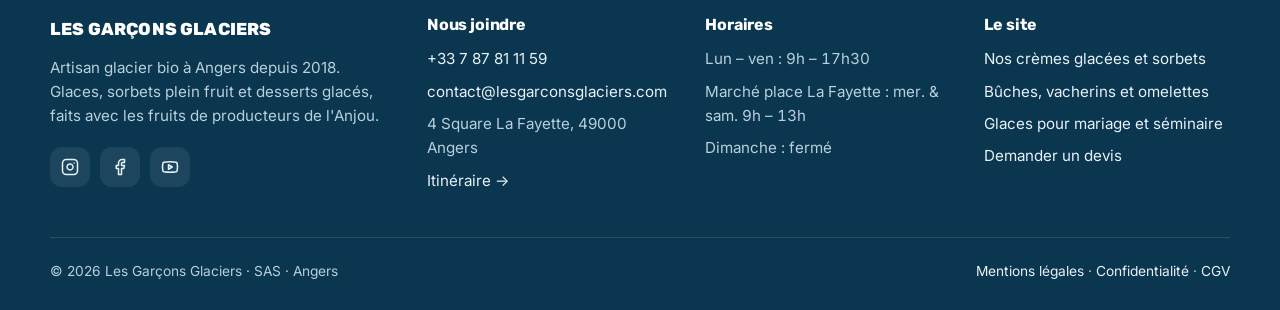
<file: notre-histoire/index.html>
<!doctype html>
<html lang="fr">
<head>
<meta charset="utf-8">
<meta name="viewport" content="width=device-width, initial-scale=1, viewport-fit=cover">
<title>Notre histoire, artisan glacier angevin | Les Garçons Glaciers</title>
<meta name="description" content="Deux amis d&#x27;enfance, artisans glaciers à Angers depuis 2018 : glaces bio, sorbets plein fruit, circuits courts et produits de saison en Anjou.">
<link rel="canonical" href="https://www.lesgarconsglaciers.fr/notre-histoire/">
<meta name="theme-color" content="#fbf8f2">
<meta property="og:type" content="website">
<meta property="og:locale" content="fr_FR">
<meta property="og:site_name" content="Les Garçons Glaciers">
<meta property="og:title" content="Notre histoire, artisan glacier angevin | Les Garçons Glaciers">
<meta property="og:description" content="Deux amis d&#x27;enfance, artisans glaciers à Angers depuis 2018 : glaces bio, sorbets plein fruit, circuits courts et produits de saison en Anjou.">
<meta property="og:url" content="https://www.lesgarconsglaciers.fr/notre-histoire/">
<meta property="og:image" content="https://www.lesgarconsglaciers.fr/img/share.png">
<link rel="icon" href="/img/favicon.png" type="image/png">
<link rel="apple-touch-icon" href="/img/apple-touch-icon.png">
<link rel="preconnect" href="https://fonts.googleapis.com">
<link rel="preconnect" href="https://fonts.gstatic.com" crossorigin>
<link rel="stylesheet" href="https://fonts.googleapis.com/css2?family=Inter:wght@400;500;600;700&family=Rubik:wght@500;600;700;800&display=swap">
<link rel="stylesheet" href="/assets/style.css?v=1794431874">
<script type="application/ld+json">{"@context": "https://schema.org", "@type": "IceCreamShop", "name": "Les Garçons Glaciers", "description": "Artisan glacier angevin : glaces et sorbets bio, de saison et sans additif, desserts glacés et glaces pour événements à Angers.", "url": "https://www.lesgarconsglaciers.fr/", "telephone": "+33787811159", "email": "contact@lesgarconsglaciers.com", "image": "https://www.lesgarconsglaciers.fr/img/share.png", "logo": "https://www.lesgarconsglaciers.fr/img/favicon.png", "foundingDate": "2018", "address": {"@type": "PostalAddress", "streetAddress": "4 Square La Fayette", "postalCode": "49000", "addressLocality": "Angers", "addressRegion": "Maine-et-Loire", "addressCountry": "FR"}, "areaServed": ["Angers", "Anjou", "Maine-et-Loire"], "openingHoursSpecification": [{"@type": "OpeningHoursSpecification", "dayOfWeek": ["Monday", "Tuesday", "Wednesday", "Thursday", "Friday"], "opens": "09:00", "closes": "17:30"}, {"@type": "OpeningHoursSpecification", "dayOfWeek": ["Saturday"], "opens": "09:00", "closes": "13:00"}], "sameAs": ["https://www.instagram.com/les_garcons_glaciers/", "https://www.facebook.com/lesgarconsglaciers/", "https://www.youtube.com/@lesgarconsglaciers1618"]}</script>

</head>
<body>
<a class="skip" href="#contenu">Aller au contenu</a>

<div class="topbar">
  <div class="wrap">
    <span><span class="dot" aria-hidden="true"></span><span data-open-status>Lun–ven 9h–17h30 · sam 9h–13h</span></span>
    <span class="topbar-right">
      <a class="hide-sm" href="/contact/">Marché place La Fayette · mer. &amp; sam. matin</a>
      <a href="tel:+33787811159">07 87 81 11 59</a>
    </span>
  </div>
</div>

<header class="header">
  <div class="wrap">
    <a class="brand" href="/" aria-label="Les Garçons Glaciers, accueil">
      <img src="/img/icon.png" alt="" width="160" height="200">
      <span class="brand-text"><span class="brand-name">Les Garçons Glaciers</span><span class="brand-tag">Artisan glacier bio · Angers</span></span>
    </a>
    <nav class="nav" aria-label="Navigation principale"><a href="/">Accueil</a><a href="/nos-glaces/">Nos glaces</a><a href="/desserts-glaces/">Desserts glacés</a><a href="/professionnels/">Pros & événements</a><a href="/notre-histoire/" aria-current="page">Notre histoire</a><a href="/contact/">Nous trouver</a></nav>
    <a class="btn btn-navy btn-sm btn-call" href="tel:+33787811159"><svg viewBox="0 0 24 24" fill="none" stroke="currentColor" stroke-width="2" stroke-linecap="round" stroke-linejoin="round" aria-hidden="true"><path d="M22 16.9v3a2 2 0 0 1-2.2 2 19.8 19.8 0 0 1-8.6-3.1 19.5 19.5 0 0 1-6-6A19.8 19.8 0 0 1 2.1 4.2 2 2 0 0 1 4.1 2h3a2 2 0 0 1 2 1.7c.1 1 .4 1.9.7 2.8a2 2 0 0 1-.5 2.1L8 9.9a16 16 0 0 0 6 6l1.3-1.3a2 2 0 0 1 2.1-.4c.9.3 1.8.6 2.8.7a2 2 0 0 1 1.7 2z"/></svg>Appeler</a>
    <button class="menu-toggle" type="button" data-open-menu aria-controls="drawer" aria-expanded="false" aria-label="Ouvrir le menu"><svg viewBox="0 0 24 24" fill="none" stroke="currentColor" stroke-width="2" stroke-linecap="round" stroke-linejoin="round" aria-hidden="true"><path d="M4 7h16M4 12h16M4 17h16"/></svg></button>
  </div>
</header>

<div class="drawer" id="drawer" aria-hidden="true">
  <div class="drawer-backdrop" data-close-menu></div>
  <div class="drawer-panel" role="dialog" aria-modal="true" aria-label="Menu">
    <div class="drawer-head">
      <span class="brand-name">Menu</span>
      <button class="menu-toggle" style="display:inline-flex" type="button" data-close-menu aria-label="Fermer le menu"><svg viewBox="0 0 24 24" fill="none" stroke="currentColor" stroke-width="2" stroke-linecap="round" stroke-linejoin="round" aria-hidden="true"><path d="M18 6 6 18M6 6l12 12"/></svg></button>
    </div>
    <nav aria-label="Navigation mobile"><a href="/">Accueil<svg viewBox="0 0 24 24" fill="none" stroke="currentColor" stroke-width="2" stroke-linecap="round" stroke-linejoin="round" aria-hidden="true"><path d="M5 12h14M13 6l6 6-6 6"/></svg></a><a href="/nos-glaces/">Nos glaces<svg viewBox="0 0 24 24" fill="none" stroke="currentColor" stroke-width="2" stroke-linecap="round" stroke-linejoin="round" aria-hidden="true"><path d="M5 12h14M13 6l6 6-6 6"/></svg></a><a href="/desserts-glaces/">Desserts glacés<svg viewBox="0 0 24 24" fill="none" stroke="currentColor" stroke-width="2" stroke-linecap="round" stroke-linejoin="round" aria-hidden="true"><path d="M5 12h14M13 6l6 6-6 6"/></svg></a><a href="/professionnels/">Pros & événements<svg viewBox="0 0 24 24" fill="none" stroke="currentColor" stroke-width="2" stroke-linecap="round" stroke-linejoin="round" aria-hidden="true"><path d="M5 12h14M13 6l6 6-6 6"/></svg></a><a href="/notre-histoire/" aria-current="page">Notre histoire<svg viewBox="0 0 24 24" fill="none" stroke="currentColor" stroke-width="2" stroke-linecap="round" stroke-linejoin="round" aria-hidden="true"><path d="M5 12h14M13 6l6 6-6 6"/></svg></a><a href="/contact/">Nous trouver<svg viewBox="0 0 24 24" fill="none" stroke="currentColor" stroke-width="2" stroke-linecap="round" stroke-linejoin="round" aria-hidden="true"><path d="M5 12h14M13 6l6 6-6 6"/></svg></a></nav>
    <div class="drawer-cta">
      <a class="btn btn-primary" href="/desserts-glaces/">Commander un dessert glacé</a>
      <a class="btn btn-ghost" href="tel:+33787811159"><svg viewBox="0 0 24 24" fill="none" stroke="currentColor" stroke-width="2" stroke-linecap="round" stroke-linejoin="round" aria-hidden="true"><path d="M22 16.9v3a2 2 0 0 1-2.2 2 19.8 19.8 0 0 1-8.6-3.1 19.5 19.5 0 0 1-6-6A19.8 19.8 0 0 1 2.1 4.2 2 2 0 0 1 4.1 2h3a2 2 0 0 1 2 1.7c.1 1 .4 1.9.7 2.8a2 2 0 0 1-.5 2.1L8 9.9a16 16 0 0 0 6 6l1.3-1.3a2 2 0 0 1 2.1-.4c.9.3 1.8.6 2.8.7a2 2 0 0 1 1.7 2z"/></svg>+33 7 87 81 11 59</a>
    </div>
  </div>
</div>

<main id="contenu">

<section class="page-head">
  <div class="wrap">
    <nav class="crumbs" aria-label="Fil d'Ariane"><a href="/">Accueil</a> / Notre histoire</nav>
    <h1>Notre histoire : deux amis d'enfance, glaciers en Anjou</h1>
  </div>
</section>
<section style="padding-bottom:80px">
  <div class="wrap story">
    <div class="prose">
      <p style="font-size:1.15rem">Les Garçons Glaciers, ce sont deux amis d'enfance attachés à leur terroir, qui ont décidé en 2018 de fabriquer des glaces artisanales à Angers.</p>
      <p>Nos sorbets sont faits « plein fruit », avec des fruits de l'agriculture locale. Nos crèmes glacées sont préparées avec des ingrédients de qualité. Le résultat : des glaces saines, naturelles et gourmandes.</p>
      <h2 style="font-size:1.6rem;margin-top:1.4em">Glace artisanale locale</h2>
      <p>Nous nous approvisionnons auprès de producteurs de la région, sans additifs, et nous travaillons au rythme des saisons. C'est pour cela que notre carte change au fil de l'année.</p>
      <p class="muted" style="font-size:.95rem"><span class="todo">À compléter</span> Photos de l'équipe, du laboratoire et des producteurs partenaires.</p>
      <div style="display:flex;gap:12px;flex-wrap:wrap;margin-top:20px"><a class="btn btn-primary" href="/nos-glaces/">Découvrir nos parfums</a><a class="btn btn-ghost" href="/contact/">Venir nous voir</a></div>
    </div>
    <img src="/img/truck.png" alt="Illustration du triporteur des Garçons Glaciers au bord de l'eau" loading="lazy" width="1200" height="816" style="box-shadow:none;mix-blend-mode:multiply">
  </div>
</section>
<section class="section section-mint">
  <div class="wrap">
    <h2>Nos quatre respects</h2>
    <div class="values">
      <div class="value"><span class="ico"><svg viewBox="0 0 24 24" fill="none" stroke="currentColor" stroke-width="2" stroke-linecap="round" stroke-linejoin="round" aria-hidden="true"><circle cx="12" cy="12" r="4"/><path d="M12 2v2M12 20v2M4.9 4.9l1.4 1.4M17.7 17.7l1.4 1.4M2 12h2M20 12h2M4.9 19.1l1.4-1.4M17.7 6.3l1.4-1.4"/></svg></span><h3>L'environnement</h3><p>Le cycle des saisons guide notre carte.</p></div>
      <div class="value"><span class="ico"><svg viewBox="0 0 24 24" fill="none" stroke="currentColor" stroke-width="2" stroke-linecap="round" stroke-linejoin="round" aria-hidden="true"><path d="M20.4 14.5 16 10 4 20"/><path d="m7 9 5-5 8.5 8.5-5 5"/></svg></span><h3>Les producteurs</h3><p>Circuits courts et fruits de la région.</p></div>
      <div class="value"><span class="ico"><svg viewBox="0 0 24 24" fill="none" stroke="currentColor" stroke-width="2" stroke-linecap="round" stroke-linejoin="round" aria-hidden="true"><path d="M11 20A7 7 0 0 1 9.8 6.1C15.5 5 17 4.5 19 2c1 2 2 4.2 2 8 0 5.5-4.8 10-10 10Z"/><path d="M2 21c0-3 1.9-5.4 5.1-6"/></svg></span><h3>Les fruits</h3><p>Ni colorant, ni conservateur, ni arôme artificiel.</p></div>
      <div class="value"><span class="ico"><svg viewBox="0 0 24 24" fill="none" stroke="currentColor" stroke-width="2" stroke-linecap="round" stroke-linejoin="round" aria-hidden="true"><path d="M19 14c1.5-1.5 3-3.2 3-5.5A5.5 5.5 0 0 0 16.5 3c-1.8 0-3 .5-4.5 2-1.5-1.5-2.7-2-4.5-2A5.5 5.5 0 0 0 2 8.5c0 2.3 1.5 4 3 5.5l7 7Z"/></svg></span><h3>Les consommateurs</h3><p>Des glaces bio, saines et gourmandes.</p></div>
    </div>
  </div>
</section>
<section class="section-tight">
  <div class="wrap labels">
    <img src="/img/labels.png" alt="Labels : Produit en Anjou, Collège culinaire de France, Département de Maine-et-Loire, Artisans militants de la qualité, Ville d'Angers" loading="lazy" width="1110" height="165">
  </div>
</section>

</main>

<footer class="footer">
  <div class="wrap">
    <div class="footer-grid">
      <div>
        <span class="brand-name">Les Garçons Glaciers</span>
        <p style="margin-top:12px;max-width:34ch">Artisan glacier bio à Angers depuis 2018. Glaces, sorbets plein fruit et desserts glacés, faits avec les fruits de producteurs de l'Anjou.</p>
        <div class="socials"><a href="https://www.instagram.com/les_garcons_glaciers/" target="_blank" rel="noopener" aria-label="Instagram"><svg viewBox="0 0 24 24" fill="none" stroke="currentColor" stroke-width="2" stroke-linecap="round" stroke-linejoin="round" aria-hidden="true"><rect x="2" y="2" width="20" height="20" rx="5"/><path d="M16 11.4A4 4 0 1 1 12.6 8 4 4 0 0 1 16 11.4z"/><path d="M17.5 6.5h.01"/></svg></a><a href="https://www.facebook.com/lesgarconsglaciers/" target="_blank" rel="noopener" aria-label="Facebook"><svg viewBox="0 0 24 24" fill="none" stroke="currentColor" stroke-width="2" stroke-linecap="round" stroke-linejoin="round" aria-hidden="true"><path d="M18 2h-3a5 5 0 0 0-5 5v3H7v4h3v8h4v-8h3l1-4h-4V7a1 1 0 0 1 1-1h3z"/></svg></a><a href="https://www.youtube.com/@lesgarconsglaciers1618" target="_blank" rel="noopener" aria-label="YouTube"><svg viewBox="0 0 24 24" fill="none" stroke="currentColor" stroke-width="2" stroke-linecap="round" stroke-linejoin="round" aria-hidden="true"><path d="M2.5 17a24 24 0 0 1 0-10 2 2 0 0 1 1.4-1.4 49.6 49.6 0 0 1 16.2 0A2 2 0 0 1 21.5 7a24 24 0 0 1 0 10 2 2 0 0 1-1.4 1.4 49.6 49.6 0 0 1-16.2 0A2 2 0 0 1 2.5 17"/><path d="m10 15 5-3-5-3z"/></svg></a></div>
      </div>
      <div>
        <h3>Nous joindre</h3>
        <ul>
          <li><a href="tel:+33787811159">+33 7 87 81 11 59</a></li>
          <li><a href="mailto:contact@lesgarconsglaciers.com">contact@lesgarconsglaciers.com</a></li>
          <li>4 Square La Fayette, 49000 Angers</li>
          <li><a href="https://www.google.com/maps/dir/?api=1&destination=Place+La+Fayette+49000+Angers" target="_blank" rel="noopener">Itinéraire →</a></li>
        </ul>
      </div>
      <div>
        <h3>Horaires</h3>
        <ul class="tabular">
          <li>Lun – ven : 9h – 17h30</li>
          <li>Marché place La Fayette : mer. &amp; sam. 9h – 13h</li>
          <li>Dimanche : fermé</li>
        </ul>
      </div>
      <div>
        <h3>Le site</h3>
        <ul>
          <li><a href="/nos-glaces/">Nos crèmes glacées et sorbets</a></li>
          <li><a href="/desserts-glaces/">Bûches, vacherins et omelettes</a></li>
          <li><a href="/professionnels/">Glaces pour mariage et séminaire</a></li>
          <li><a href="/contact/#devis">Demander un devis</a></li>
        </ul>
      </div>
    </div>
    <div class="footer-bottom">
      <span>© <span data-year>2026</span> Les Garçons Glaciers · SAS · Angers</span>
      <span><a href="/mentions-legales/">Mentions légales</a> · <a href="/mentions-legales/#confidentialite">Confidentialité</a> · <a href="/mentions-legales/#cgv">CGV</a></span>
    </div>
  </div>
</footer>

<div class="mobile-bar">
  <a class="btn btn-ghost" href="tel:+33787811159"><svg viewBox="0 0 24 24" fill="none" stroke="currentColor" stroke-width="2" stroke-linecap="round" stroke-linejoin="round" aria-hidden="true"><path d="M22 16.9v3a2 2 0 0 1-2.2 2 19.8 19.8 0 0 1-8.6-3.1 19.5 19.5 0 0 1-6-6A19.8 19.8 0 0 1 2.1 4.2 2 2 0 0 1 4.1 2h3a2 2 0 0 1 2 1.7c.1 1 .4 1.9.7 2.8a2 2 0 0 1-.5 2.1L8 9.9a16 16 0 0 0 6 6l1.3-1.3a2 2 0 0 1 2.1-.4c.9.3 1.8.6 2.8.7a2 2 0 0 1 1.7 2z"/></svg>Appeler</a>
  <a class="btn btn-primary" href="/contact/#devis">Devis</a>
</div>

<script src="/assets/site.js?v=1794431874" defer></script>
</body>
</html>
</file>
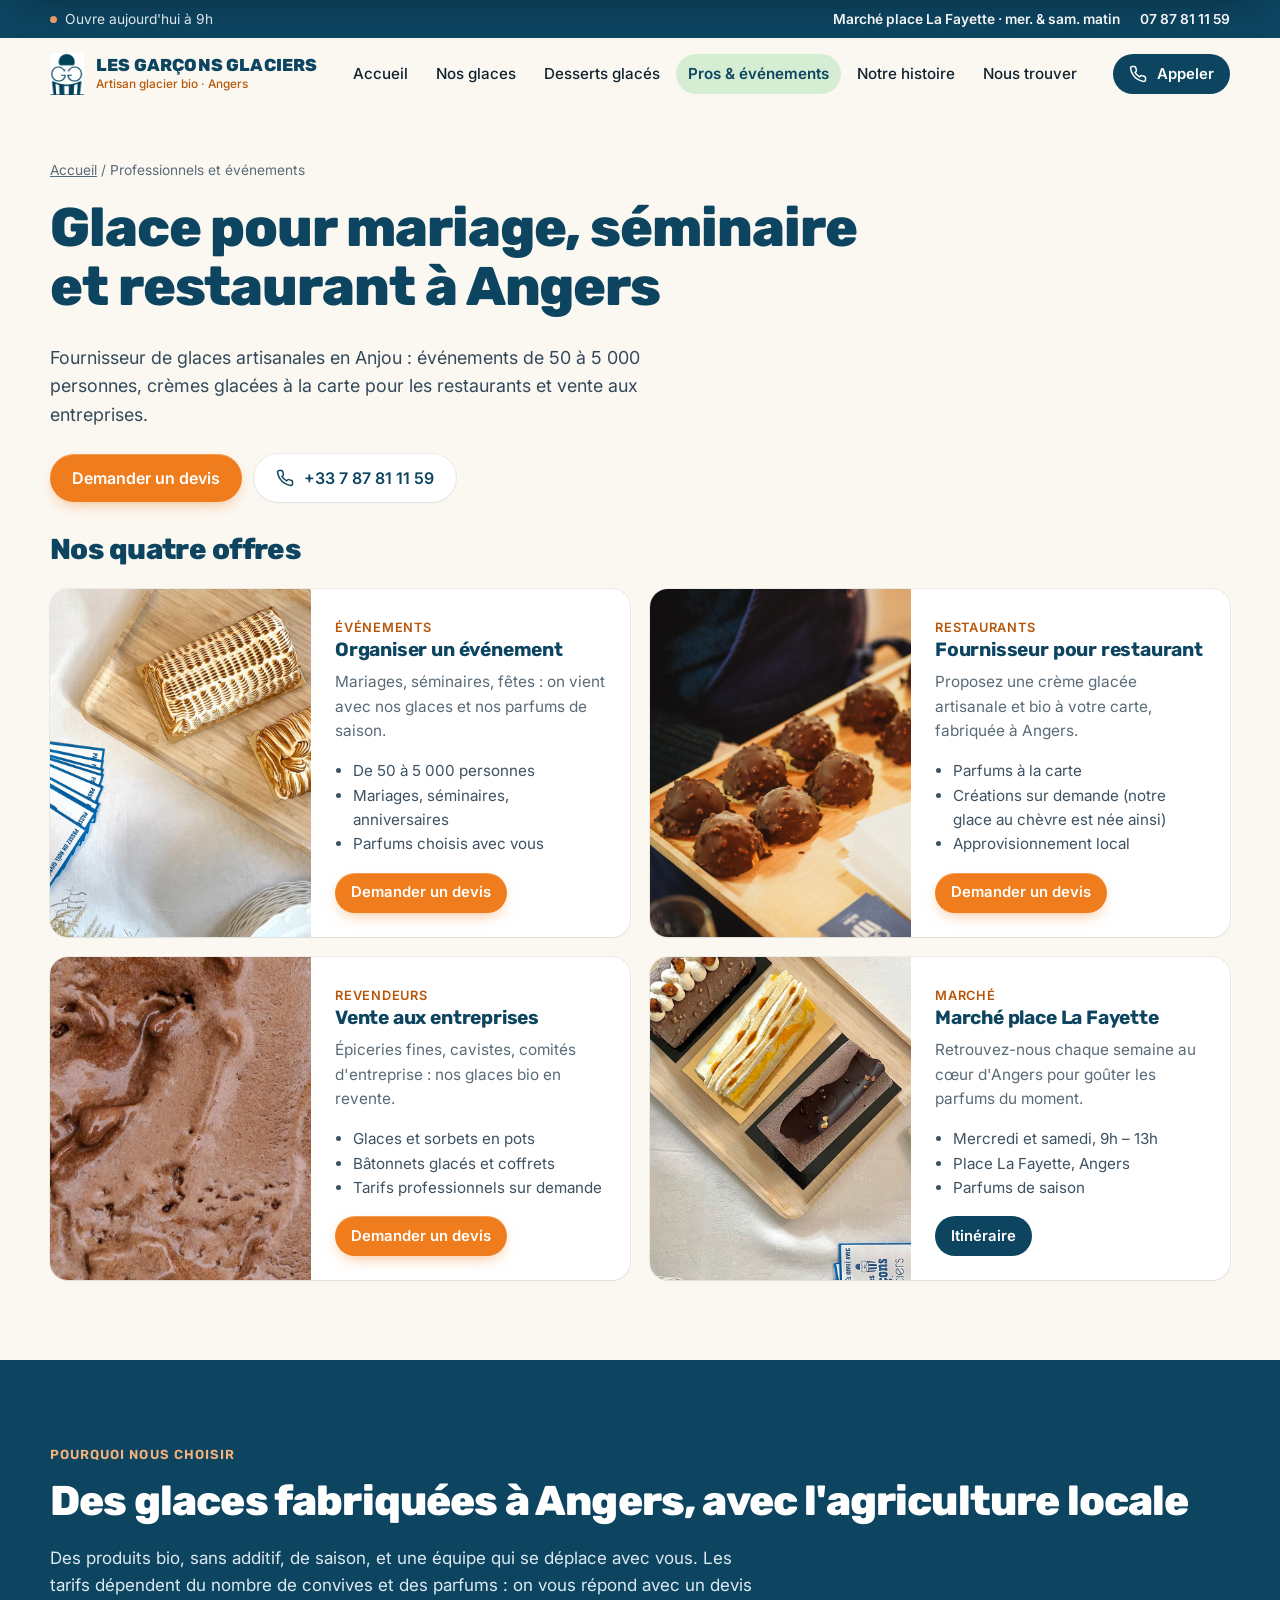
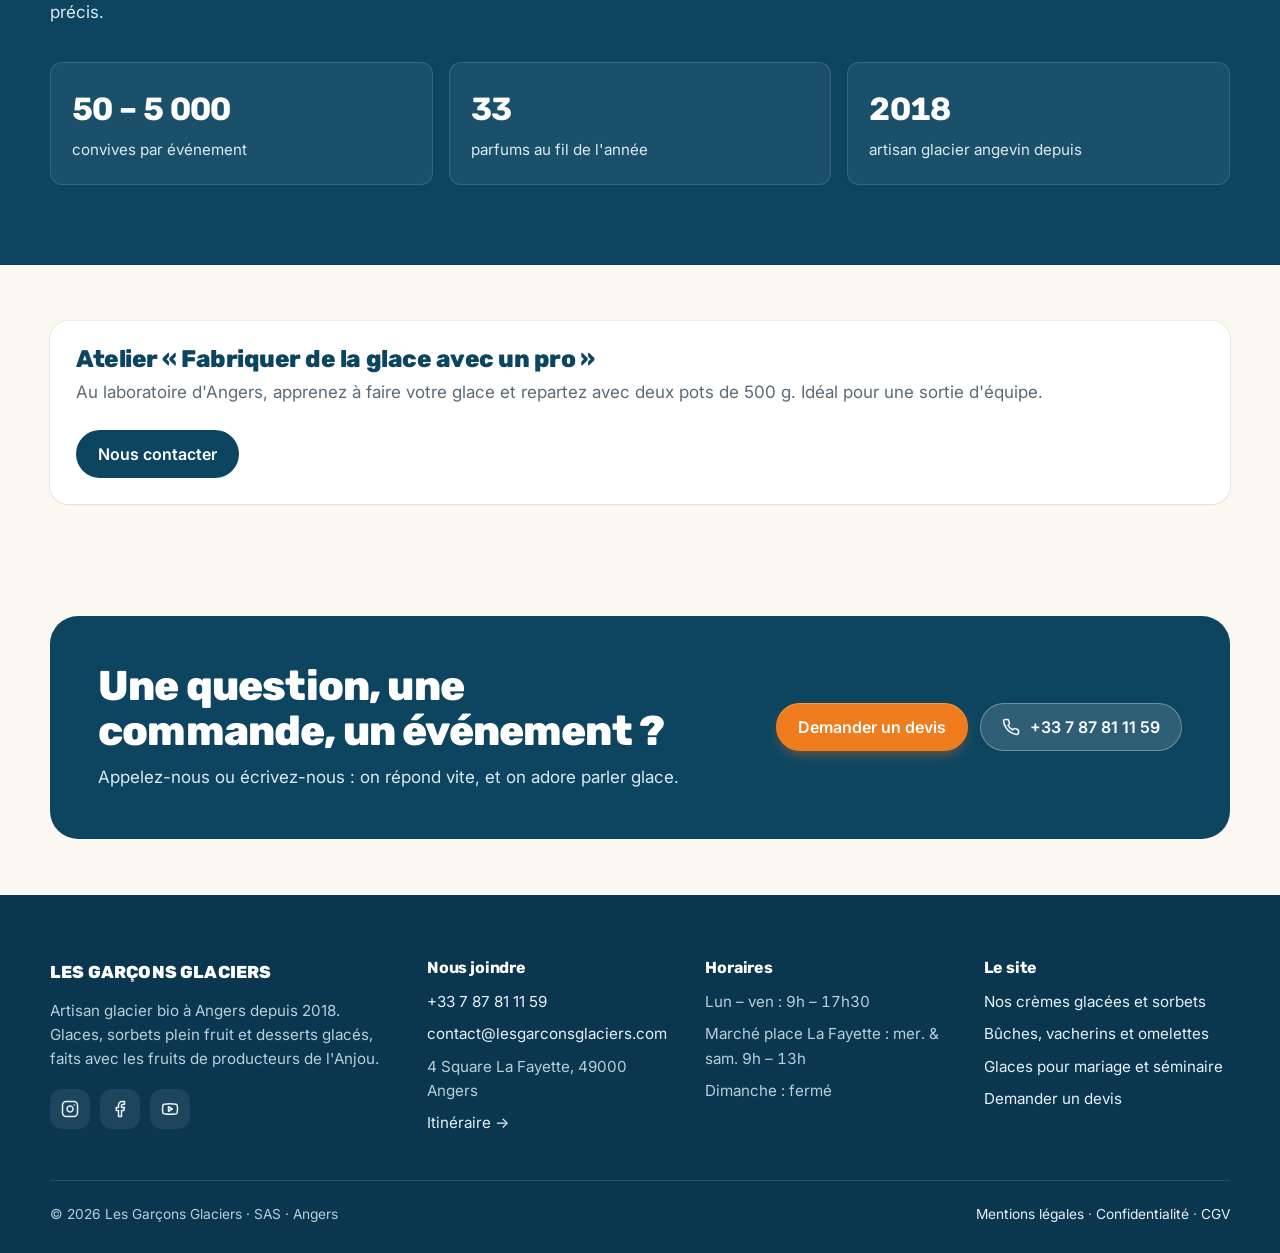
<file: professionnels/index.html>
<!doctype html>
<html lang="fr">
<head>
<meta charset="utf-8">
<meta name="viewport" content="width=device-width, initial-scale=1, viewport-fit=cover">
<title>Glace pour mariage et séminaire à Angers | Les Garçons Glaciers</title>
<meta name="description" content="Glaces artisanales bio pour mariages, séminaires et restaurants en Anjou : événements de 50 à 5 000 personnes et vente aux entreprises. Devis gratuit.">
<link rel="canonical" href="https://www.lesgarconsglaciers.fr/professionnels/">
<meta name="theme-color" content="#fbf8f2">
<meta property="og:type" content="website">
<meta property="og:locale" content="fr_FR">
<meta property="og:site_name" content="Les Garçons Glaciers">
<meta property="og:title" content="Glace pour mariage et séminaire à Angers | Les Garçons Glaciers">
<meta property="og:description" content="Glaces artisanales bio pour mariages, séminaires et restaurants en Anjou : événements de 50 à 5 000 personnes et vente aux entreprises. Devis gratuit.">
<meta property="og:url" content="https://www.lesgarconsglaciers.fr/professionnels/">
<meta property="og:image" content="https://www.lesgarconsglaciers.fr/img/share.png">
<link rel="icon" href="/img/favicon.png" type="image/png">
<link rel="apple-touch-icon" href="/img/apple-touch-icon.png">
<link rel="preconnect" href="https://fonts.googleapis.com">
<link rel="preconnect" href="https://fonts.gstatic.com" crossorigin>
<link rel="stylesheet" href="https://fonts.googleapis.com/css2?family=Inter:wght@400;500;600;700&family=Rubik:wght@500;600;700;800&display=swap">
<link rel="stylesheet" href="/assets/style.css?v=1794431874">
<script type="application/ld+json">{"@context": "https://schema.org", "@type": "IceCreamShop", "name": "Les Garçons Glaciers", "description": "Artisan glacier angevin : glaces et sorbets bio, de saison et sans additif, desserts glacés et glaces pour événements à Angers.", "url": "https://www.lesgarconsglaciers.fr/", "telephone": "+33787811159", "email": "contact@lesgarconsglaciers.com", "image": "https://www.lesgarconsglaciers.fr/img/share.png", "logo": "https://www.lesgarconsglaciers.fr/img/favicon.png", "foundingDate": "2018", "address": {"@type": "PostalAddress", "streetAddress": "4 Square La Fayette", "postalCode": "49000", "addressLocality": "Angers", "addressRegion": "Maine-et-Loire", "addressCountry": "FR"}, "areaServed": ["Angers", "Anjou", "Maine-et-Loire"], "openingHoursSpecification": [{"@type": "OpeningHoursSpecification", "dayOfWeek": ["Monday", "Tuesday", "Wednesday", "Thursday", "Friday"], "opens": "09:00", "closes": "17:30"}, {"@type": "OpeningHoursSpecification", "dayOfWeek": ["Saturday"], "opens": "09:00", "closes": "13:00"}], "sameAs": ["https://www.instagram.com/les_garcons_glaciers/", "https://www.facebook.com/lesgarconsglaciers/", "https://www.youtube.com/@lesgarconsglaciers1618"]}</script>

</head>
<body>
<a class="skip" href="#contenu">Aller au contenu</a>

<div class="topbar">
  <div class="wrap">
    <span><span class="dot" aria-hidden="true"></span><span data-open-status>Lun–ven 9h–17h30 · sam 9h–13h</span></span>
    <span class="topbar-right">
      <a class="hide-sm" href="/contact/">Marché place La Fayette · mer. &amp; sam. matin</a>
      <a href="tel:+33787811159">07 87 81 11 59</a>
    </span>
  </div>
</div>

<header class="header">
  <div class="wrap">
    <a class="brand" href="/" aria-label="Les Garçons Glaciers, accueil">
      <img src="/img/icon.png" alt="" width="160" height="200">
      <span class="brand-text"><span class="brand-name">Les Garçons Glaciers</span><span class="brand-tag">Artisan glacier bio · Angers</span></span>
    </a>
    <nav class="nav" aria-label="Navigation principale"><a href="/">Accueil</a><a href="/nos-glaces/">Nos glaces</a><a href="/desserts-glaces/">Desserts glacés</a><a href="/professionnels/" aria-current="page">Pros & événements</a><a href="/notre-histoire/">Notre histoire</a><a href="/contact/">Nous trouver</a></nav>
    <a class="btn btn-navy btn-sm btn-call" href="tel:+33787811159"><svg viewBox="0 0 24 24" fill="none" stroke="currentColor" stroke-width="2" stroke-linecap="round" stroke-linejoin="round" aria-hidden="true"><path d="M22 16.9v3a2 2 0 0 1-2.2 2 19.8 19.8 0 0 1-8.6-3.1 19.5 19.5 0 0 1-6-6A19.8 19.8 0 0 1 2.1 4.2 2 2 0 0 1 4.1 2h3a2 2 0 0 1 2 1.7c.1 1 .4 1.9.7 2.8a2 2 0 0 1-.5 2.1L8 9.9a16 16 0 0 0 6 6l1.3-1.3a2 2 0 0 1 2.1-.4c.9.3 1.8.6 2.8.7a2 2 0 0 1 1.7 2z"/></svg>Appeler</a>
    <button class="menu-toggle" type="button" data-open-menu aria-controls="drawer" aria-expanded="false" aria-label="Ouvrir le menu"><svg viewBox="0 0 24 24" fill="none" stroke="currentColor" stroke-width="2" stroke-linecap="round" stroke-linejoin="round" aria-hidden="true"><path d="M4 7h16M4 12h16M4 17h16"/></svg></button>
  </div>
</header>

<div class="drawer" id="drawer" aria-hidden="true">
  <div class="drawer-backdrop" data-close-menu></div>
  <div class="drawer-panel" role="dialog" aria-modal="true" aria-label="Menu">
    <div class="drawer-head">
      <span class="brand-name">Menu</span>
      <button class="menu-toggle" style="display:inline-flex" type="button" data-close-menu aria-label="Fermer le menu"><svg viewBox="0 0 24 24" fill="none" stroke="currentColor" stroke-width="2" stroke-linecap="round" stroke-linejoin="round" aria-hidden="true"><path d="M18 6 6 18M6 6l12 12"/></svg></button>
    </div>
    <nav aria-label="Navigation mobile"><a href="/">Accueil<svg viewBox="0 0 24 24" fill="none" stroke="currentColor" stroke-width="2" stroke-linecap="round" stroke-linejoin="round" aria-hidden="true"><path d="M5 12h14M13 6l6 6-6 6"/></svg></a><a href="/nos-glaces/">Nos glaces<svg viewBox="0 0 24 24" fill="none" stroke="currentColor" stroke-width="2" stroke-linecap="round" stroke-linejoin="round" aria-hidden="true"><path d="M5 12h14M13 6l6 6-6 6"/></svg></a><a href="/desserts-glaces/">Desserts glacés<svg viewBox="0 0 24 24" fill="none" stroke="currentColor" stroke-width="2" stroke-linecap="round" stroke-linejoin="round" aria-hidden="true"><path d="M5 12h14M13 6l6 6-6 6"/></svg></a><a href="/professionnels/" aria-current="page">Pros & événements<svg viewBox="0 0 24 24" fill="none" stroke="currentColor" stroke-width="2" stroke-linecap="round" stroke-linejoin="round" aria-hidden="true"><path d="M5 12h14M13 6l6 6-6 6"/></svg></a><a href="/notre-histoire/">Notre histoire<svg viewBox="0 0 24 24" fill="none" stroke="currentColor" stroke-width="2" stroke-linecap="round" stroke-linejoin="round" aria-hidden="true"><path d="M5 12h14M13 6l6 6-6 6"/></svg></a><a href="/contact/">Nous trouver<svg viewBox="0 0 24 24" fill="none" stroke="currentColor" stroke-width="2" stroke-linecap="round" stroke-linejoin="round" aria-hidden="true"><path d="M5 12h14M13 6l6 6-6 6"/></svg></a></nav>
    <div class="drawer-cta">
      <a class="btn btn-primary" href="/desserts-glaces/">Commander un dessert glacé</a>
      <a class="btn btn-ghost" href="tel:+33787811159"><svg viewBox="0 0 24 24" fill="none" stroke="currentColor" stroke-width="2" stroke-linecap="round" stroke-linejoin="round" aria-hidden="true"><path d="M22 16.9v3a2 2 0 0 1-2.2 2 19.8 19.8 0 0 1-8.6-3.1 19.5 19.5 0 0 1-6-6A19.8 19.8 0 0 1 2.1 4.2 2 2 0 0 1 4.1 2h3a2 2 0 0 1 2 1.7c.1 1 .4 1.9.7 2.8a2 2 0 0 1-.5 2.1L8 9.9a16 16 0 0 0 6 6l1.3-1.3a2 2 0 0 1 2.1-.4c.9.3 1.8.6 2.8.7a2 2 0 0 1 1.7 2z"/></svg>+33 7 87 81 11 59</a>
    </div>
  </div>
</div>

<main id="contenu">

<section class="page-head">
  <div class="wrap">
    <nav class="crumbs" aria-label="Fil d'Ariane"><a href="/">Accueil</a> / Professionnels et événements</nav>
    <h1>Glace pour mariage, séminaire et restaurant à Angers</h1>
    <p>Fournisseur de glaces artisanales en Anjou : événements de 50 à 5 000 personnes, crèmes glacées à la carte pour les restaurants et vente aux entreprises.</p>
    <div style="display:flex;gap:12px;flex-wrap:wrap;margin-top:24px"><a class="btn btn-primary" href="/contact/#devis">Demander un devis</a><a class="btn btn-ghost" href="tel:+33787811159"><svg viewBox="0 0 24 24" fill="none" stroke="currentColor" stroke-width="2" stroke-linecap="round" stroke-linejoin="round" aria-hidden="true"><path d="M22 16.9v3a2 2 0 0 1-2.2 2 19.8 19.8 0 0 1-8.6-3.1 19.5 19.5 0 0 1-6-6A19.8 19.8 0 0 1 2.1 4.2 2 2 0 0 1 4.1 2h3a2 2 0 0 1 2 1.7c.1 1 .4 1.9.7 2.8a2 2 0 0 1-.5 2.1L8 9.9a16 16 0 0 0 6 6l1.3-1.3a2 2 0 0 1 2.1-.4c.9.3 1.8.6 2.8.7a2 2 0 0 1 1.7 2z"/></svg>+33 7 87 81 11 59</a></div>
  </div>
</section>

<section style="padding-bottom:80px">
  <div class="wrap">
    <h2 style="font-size:1.8rem;margin-bottom:24px">Nos quatre offres</h2>
    <div class="offers">
      <article class="offer" id="evenements">
  <div class="offer-img"><img src="/img/event-1.jpg" alt="Omelettes norvégiennes meringuées servies lors d'un événement" loading="lazy" width="1400" height="1000"></div>
  <div class="offer-body"><span class="path-tag">Événements</span><h3>Organiser un événement</h3><p>Mariages, séminaires, fêtes : on vient avec nos glaces et nos parfums de saison.</p><ul><li>De 50 à 5 000 personnes</li><li>Mariages, séminaires, anniversaires</li><li>Parfums choisis avec vous</li></ul><a class="btn btn-primary btn-sm" href="/contact/#devis">Demander un devis</a></div>
</article>
      <article class="offer" id="restaurants">
  <div class="offer-img"><img src="/img/restaurant.jpg" alt="Desserts glacés au chocolat préparés pour un restaurant" loading="lazy" width="1400" height="1000"></div>
  <div class="offer-body"><span class="path-tag">Restaurants</span><h3>Fournisseur pour restaurant</h3><p>Proposez une crème glacée artisanale et bio à votre carte, fabriquée à Angers.</p><ul><li>Parfums à la carte</li><li>Créations sur demande (notre glace au chèvre est née ainsi)</li><li>Approvisionnement local</li></ul><a class="btn btn-primary btn-sm" href="/contact/#devis">Demander un devis</a></div>
</article>
      <article class="offer" id="entreprises">
  <div class="offer-img"><img src="/img/entreprises.jpg" alt="Texture d'une crème glacée artisanale au chocolat" loading="lazy" width="1400" height="1000"></div>
  <div class="offer-body"><span class="path-tag">Revendeurs</span><h3>Vente aux entreprises</h3><p>Épiceries fines, cavistes, comités d'entreprise : nos glaces bio en revente.</p><ul><li>Glaces et sorbets en pots</li><li>Bâtonnets glacés et coffrets</li><li>Tarifs professionnels sur demande</li></ul><a class="btn btn-primary btn-sm" href="/contact/#devis">Demander un devis</a></div>
</article>
      <article class="offer" id="marche">
  <div class="offer-img"><img src="/img/event-2.jpg" alt="Desserts glacés présentés au marché" loading="lazy" width="1400" height="1000"></div>
  <div class="offer-body"><span class="path-tag">Marché</span><h3>Marché place La Fayette</h3><p>Retrouvez-nous chaque semaine au cœur d'Angers pour goûter les parfums du moment.</p><ul><li>Mercredi et samedi, 9h – 13h</li><li>Place La Fayette, Angers</li><li>Parfums de saison</li></ul><a class="btn btn-navy btn-sm" href="https://www.google.com/maps/dir/?api=1&destination=Place+La+Fayette+49000+Angers" target="_blank" rel="noopener">Itinéraire</a></div>
</article>
    </div>
  </div>
</section>

<section class="section section-navy">
  <div class="wrap">
    <span class="eyebrow" style="color:#f6b27a">Pourquoi nous choisir</span>
    <h2>Des glaces fabriquées à Angers, avec l'agriculture locale</h2>
    <p class="prose">Des produits bio, sans additif, de saison, et une équipe qui se déplace avec vous. Les tarifs dépendent du nombre de convives et des parfums : on vous répond avec un devis précis.</p>
    <div class="stats">
      <div class="stat"><strong>50 – 5 000</strong><span>convives par événement</span></div>
      <div class="stat"><strong>33</strong><span>parfums au fil de l'année</span></div>
      <div class="stat"><strong>2018</strong><span>artisan glacier angevin depuis</span></div>
    </div>
  </div>
</section>

<section class="section-tight">
  <div class="wrap info-card" style="display:flex;justify-content:space-between;gap:24px;flex-wrap:wrap;align-items:center">
    <div><h2 style="font-size:1.5rem;margin-bottom:6px">Atelier « Fabriquer de la glace avec un pro »</h2><p class="muted" style="margin:0">Au laboratoire d'Angers, apprenez à faire votre glace et repartez avec deux pots de 500 g. Idéal pour une sortie d'équipe.</p></div>
    <a class="btn btn-navy" href="/contact/">Nous contacter</a>
  </div>
</section>
<section class="section-tight"><div class="wrap">
  <div class="cta-band">
    <div>
      <h2>Une question, une commande, un événement ?</h2>
      <p>Appelez-nous ou écrivez-nous : on répond vite, et on adore parler glace.</p>
    </div>
    <div class="actions">
      <a class="btn btn-primary" href="/contact/#devis">Demander un devis</a>
      <a class="btn btn-light" href="tel:+33787811159"><svg viewBox="0 0 24 24" fill="none" stroke="currentColor" stroke-width="2" stroke-linecap="round" stroke-linejoin="round" aria-hidden="true"><path d="M22 16.9v3a2 2 0 0 1-2.2 2 19.8 19.8 0 0 1-8.6-3.1 19.5 19.5 0 0 1-6-6A19.8 19.8 0 0 1 2.1 4.2 2 2 0 0 1 4.1 2h3a2 2 0 0 1 2 1.7c.1 1 .4 1.9.7 2.8a2 2 0 0 1-.5 2.1L8 9.9a16 16 0 0 0 6 6l1.3-1.3a2 2 0 0 1 2.1-.4c.9.3 1.8.6 2.8.7a2 2 0 0 1 1.7 2z"/></svg>+33 7 87 81 11 59</a>
    </div>
  </div>
</div></section>

</main>

<footer class="footer">
  <div class="wrap">
    <div class="footer-grid">
      <div>
        <span class="brand-name">Les Garçons Glaciers</span>
        <p style="margin-top:12px;max-width:34ch">Artisan glacier bio à Angers depuis 2018. Glaces, sorbets plein fruit et desserts glacés, faits avec les fruits de producteurs de l'Anjou.</p>
        <div class="socials"><a href="https://www.instagram.com/les_garcons_glaciers/" target="_blank" rel="noopener" aria-label="Instagram"><svg viewBox="0 0 24 24" fill="none" stroke="currentColor" stroke-width="2" stroke-linecap="round" stroke-linejoin="round" aria-hidden="true"><rect x="2" y="2" width="20" height="20" rx="5"/><path d="M16 11.4A4 4 0 1 1 12.6 8 4 4 0 0 1 16 11.4z"/><path d="M17.5 6.5h.01"/></svg></a><a href="https://www.facebook.com/lesgarconsglaciers/" target="_blank" rel="noopener" aria-label="Facebook"><svg viewBox="0 0 24 24" fill="none" stroke="currentColor" stroke-width="2" stroke-linecap="round" stroke-linejoin="round" aria-hidden="true"><path d="M18 2h-3a5 5 0 0 0-5 5v3H7v4h3v8h4v-8h3l1-4h-4V7a1 1 0 0 1 1-1h3z"/></svg></a><a href="https://www.youtube.com/@lesgarconsglaciers1618" target="_blank" rel="noopener" aria-label="YouTube"><svg viewBox="0 0 24 24" fill="none" stroke="currentColor" stroke-width="2" stroke-linecap="round" stroke-linejoin="round" aria-hidden="true"><path d="M2.5 17a24 24 0 0 1 0-10 2 2 0 0 1 1.4-1.4 49.6 49.6 0 0 1 16.2 0A2 2 0 0 1 21.5 7a24 24 0 0 1 0 10 2 2 0 0 1-1.4 1.4 49.6 49.6 0 0 1-16.2 0A2 2 0 0 1 2.5 17"/><path d="m10 15 5-3-5-3z"/></svg></a></div>
      </div>
      <div>
        <h3>Nous joindre</h3>
        <ul>
          <li><a href="tel:+33787811159">+33 7 87 81 11 59</a></li>
          <li><a href="mailto:contact@lesgarconsglaciers.com">contact@lesgarconsglaciers.com</a></li>
          <li>4 Square La Fayette, 49000 Angers</li>
          <li><a href="https://www.google.com/maps/dir/?api=1&destination=Place+La+Fayette+49000+Angers" target="_blank" rel="noopener">Itinéraire →</a></li>
        </ul>
      </div>
      <div>
        <h3>Horaires</h3>
        <ul class="tabular">
          <li>Lun – ven : 9h – 17h30</li>
          <li>Marché place La Fayette : mer. &amp; sam. 9h – 13h</li>
          <li>Dimanche : fermé</li>
        </ul>
      </div>
      <div>
        <h3>Le site</h3>
        <ul>
          <li><a href="/nos-glaces/">Nos crèmes glacées et sorbets</a></li>
          <li><a href="/desserts-glaces/">Bûches, vacherins et omelettes</a></li>
          <li><a href="/professionnels/">Glaces pour mariage et séminaire</a></li>
          <li><a href="/contact/#devis">Demander un devis</a></li>
        </ul>
      </div>
    </div>
    <div class="footer-bottom">
      <span>© <span data-year>2026</span> Les Garçons Glaciers · SAS · Angers</span>
      <span><a href="/mentions-legales/">Mentions légales</a> · <a href="/mentions-legales/#confidentialite">Confidentialité</a> · <a href="/mentions-legales/#cgv">CGV</a></span>
    </div>
  </div>
</footer>

<div class="mobile-bar">
  <a class="btn btn-ghost" href="tel:+33787811159"><svg viewBox="0 0 24 24" fill="none" stroke="currentColor" stroke-width="2" stroke-linecap="round" stroke-linejoin="round" aria-hidden="true"><path d="M22 16.9v3a2 2 0 0 1-2.2 2 19.8 19.8 0 0 1-8.6-3.1 19.5 19.5 0 0 1-6-6A19.8 19.8 0 0 1 2.1 4.2 2 2 0 0 1 4.1 2h3a2 2 0 0 1 2 1.7c.1 1 .4 1.9.7 2.8a2 2 0 0 1-.5 2.1L8 9.9a16 16 0 0 0 6 6l1.3-1.3a2 2 0 0 1 2.1-.4c.9.3 1.8.6 2.8.7a2 2 0 0 1 1.7 2z"/></svg>Appeler</a>
  <a class="btn btn-primary" href="/contact/#devis">Devis</a>
</div>

<script src="/assets/site.js?v=1794431874" defer></script>
</body>
</html>
</file>
<file: assets/style.css>
/* ==========================================================================
   Les Garçons Glaciers — feuille de style
   Principes appliqués (skills emilkowalski) :
   - courbes custom, jamais ease-in ; UI < 300 ms
   - on n'anime que transform / opacity (+ clip-path)
   - :active scale(0.97) sur tout ce qui se presse
   - hover uniquement derrière (hover: hover) and (pointer: fine)
   - pas de fade-in au scroll sur chaque section (remove-animations)
   - prefers-reduced-motion respecté
   ========================================================================== */

:root {
  /* Couleurs relevées sur le logo et l'illustration du camion */
  --navy: #0d4561;
  --navy-2: #0a3650;
  --orange: #ef7d1d;
  --orange-ink: #b8560a;      /* orange lisible sur fond clair (texte) */
  --mint: #d5eed3;
  --mint-2: #bfe3bd;
  --sky: #5b86c5;
  --cream: #fbf8f2;
  --paper: #ffffff;
  --ink: #12222e;
  --muted: #5a6b77;
  --line: rgba(13, 69, 97, 0.12);

  --shadow-sm: 0 1px 2px rgba(13, 34, 46, 0.06), 0 0 0 1px rgba(13, 34, 46, 0.06);
  --shadow-md: 0 1px 2px rgba(13, 34, 46, 0.04), 0 8px 24px -8px rgba(13, 34, 46, 0.16), 0 0 0 1px rgba(13, 34, 46, 0.06);

  --ease-out: cubic-bezier(0.23, 1, 0.32, 1);
  --ease-in-out: cubic-bezier(0.77, 0, 0.175, 1);
  --ease-drawer: cubic-bezier(0.32, 0.72, 0, 1);

  --radius: 18px;
  --radius-sm: 12px;
  --max: 1180px;
  --header-h: 72px;

  --font-display: "Rubik", system-ui, sans-serif;
  --font-body: "Inter", system-ui, -apple-system, "Segoe UI", sans-serif;
}

*, *::before, *::after { box-sizing: border-box; }

html {
  -webkit-tap-highlight-color: transparent;
  -webkit-text-size-adjust: 100%;
  scroll-padding-top: calc(var(--header-h) + 16px);
}

body {
  margin: 0;
  font-family: var(--font-body);
  font-size: 17px;
  line-height: 1.6;
  color: var(--ink);
  background: var(--cream);
  text-rendering: optimizeLegibility;
  -webkit-font-smoothing: antialiased;
}

img { max-width: 100%; display: block; height: auto; }
a { color: inherit; }
p { margin: 0 0 1em; }

h1, h2, h3 {
  font-family: var(--font-display);
  color: var(--navy);
  line-height: 1.08;
  letter-spacing: -0.02em;
  margin: 0 0 0.5em;
  text-wrap: balance;
}
h1 { font-size: clamp(2.3rem, 5.4vw, 4.2rem); font-weight: 800; }
h2 { font-size: clamp(1.8rem, 3.4vw, 2.6rem); font-weight: 800; }
h3 { font-size: 1.2rem; font-weight: 700; letter-spacing: -0.01em; }

.wrap { width: min(var(--max), 100% - 40px); margin-inline: auto; }
.prose { max-width: 65ch; }
.muted { color: var(--muted); }
.eyebrow {
  display: inline-flex; align-items: center; gap: 8px;
  font-family: var(--font-display);
  font-weight: 600; font-size: 0.82rem;
  text-transform: uppercase; letter-spacing: 0.08em;
  color: var(--orange-ink);
  margin-bottom: 14px;
}
.eyebrow svg { width: 16px; height: 16px; flex-shrink: 0; }
.tabular { font-variant-numeric: tabular-nums; }

.skip {
  position: absolute; left: 12px; top: -60px; z-index: 100;
  background: var(--navy); color: #fff; padding: 10px 14px; border-radius: 10px;
}
.skip:focus { top: 12px; }

:focus-visible { outline: 3px solid var(--orange); outline-offset: 3px; border-radius: 6px; }

/* --------------------------------------------------------------------------
   Boutons — retour instantané à la pression
   -------------------------------------------------------------------------- */
.btn {
  display: inline-flex; align-items: center; justify-content: center; gap: 10px;
  min-height: 48px; padding: 0 22px;
  border: 0; border-radius: 999px;
  font: 600 1rem/1 var(--font-body);
  text-decoration: none; cursor: pointer;
  user-select: none; -webkit-user-select: none;
  touch-action: manipulation;
  transition: transform 160ms var(--ease-out), background-color 150ms ease, color 150ms ease, box-shadow 150ms ease;
}
.btn:active { transform: scale(0.97); }
.btn svg { width: 18px; height: 18px; flex-shrink: 0; }

.btn-primary { background: var(--orange); color: #fff; box-shadow: 0 1px 0 rgba(255,255,255,0.25) inset, 0 6px 16px -6px rgba(239,125,29,0.6); }
.btn-navy { background: var(--navy); color: #fff; }
.btn-ghost { background: var(--paper); color: var(--navy); box-shadow: var(--shadow-sm); }
.btn-light { background: rgba(255,255,255,0.14); color: #fff; box-shadow: 0 0 0 1px rgba(255,255,255,0.3) inset; }
.btn-sm { min-height: 40px; padding: 0 16px; font-size: 0.93rem; }

@media (hover: hover) and (pointer: fine) {
  .btn-primary:hover { background: #e2700f; }
  .btn-navy:hover { background: var(--navy-2); }
  .btn-ghost:hover { box-shadow: var(--shadow-md); }
  .btn-light:hover { background: rgba(255,255,255,0.22); }
}

.link-arrow {
  display: inline-flex; align-items: center; gap: 6px;
  font-weight: 600; color: var(--navy); text-decoration: none;
}
.link-arrow svg { width: 16px; height: 16px; transition: transform 200ms var(--ease-out); }
@media (hover: hover) and (pointer: fine) {
  .link-arrow:hover svg { transform: translateX(3px); }
}

/* --------------------------------------------------------------------------
   Bandeau info + en-tête
   -------------------------------------------------------------------------- */
.topbar {
  background: var(--navy); color: #e8f1f6;
  font-size: 0.86rem;
}
.topbar .wrap { display: flex; justify-content: space-between; align-items: center; gap: 16px; min-height: 38px; }
.topbar a { text-decoration: none; font-weight: 600; color: #fff; }
.topbar .dot { display: inline-block; width: 7px; height: 7px; border-radius: 50%; background: #7ddc8a; margin-right: 8px; vertical-align: 1px; }
.topbar .dot.closed { background: #f3a46b; }
.topbar-right { display: flex; gap: 20px; }
@media (max-width: 720px) { .topbar-right .hide-sm { display: none; } }

.header {
  position: sticky; top: 0; z-index: 50;
  background: rgba(251, 248, 242, 0.86);
  backdrop-filter: saturate(1.4) blur(12px);
  -webkit-backdrop-filter: saturate(1.4) blur(12px);
  border-bottom: 1px solid transparent;
  transition: border-color 200ms ease;
}
.header.is-scrolled { border-bottom-color: var(--line); }
.header .wrap { display: flex; align-items: center; gap: 24px; height: var(--header-h); }

.brand { display: flex; align-items: center; gap: 12px; text-decoration: none; margin-right: auto; }
.brand img { width: 34px; height: auto; }
.brand-text { display: flex; flex-direction: column; line-height: 1; }
.brand-name { white-space: nowrap; font-family: var(--font-display); font-weight: 800; color: var(--navy); font-size: 1.08rem; letter-spacing: 0.01em; text-transform: uppercase; }
.brand-tag { font-size: 0.74rem; color: var(--orange-ink); margin-top: 4px; font-weight: 500; }

.nav { display: flex; gap: 4px; }
.nav a {
  position: relative;
  padding: 8px 12px; border-radius: 999px;
  font-weight: 500; font-size: 0.95rem; color: var(--ink); text-decoration: none; white-space: nowrap;
  transition: background-color 150ms ease, color 150ms ease;
}
.nav a[aria-current="page"] { color: var(--navy); background: var(--mint); font-weight: 600; }
@media (hover: hover) and (pointer: fine) {
  .nav a:not([aria-current="page"]):hover { background: rgba(13,69,97,0.06); }
}

.menu-toggle {
  display: none;
  width: 44px; height: 44px; border-radius: 12px; border: 0;
  background: var(--paper); box-shadow: var(--shadow-sm);
  align-items: center; justify-content: center; cursor: pointer;
  touch-action: manipulation;
  transition: transform 160ms var(--ease-out);
}
.menu-toggle:active { transform: scale(0.95); }
.menu-toggle svg { width: 22px; height: 22px; color: var(--navy); }

@media (max-width: 1120px) {
  .nav, .header .btn-call { display: none; }
  .menu-toggle { display: inline-flex; }
}

/* Menu mobile : tiroir depuis le haut, courbe "drawer" iOS */
.drawer {
  position: fixed; inset: 0; z-index: 80;
  pointer-events: none;
}
.drawer-backdrop {
  position: absolute; inset: 0; background: rgba(10, 30, 42, 0.4);
  opacity: 0; transition: opacity 240ms ease;
}
.drawer-panel {
  position: absolute; left: 0; right: 0; top: 0;
  background: var(--cream);
  border-radius: 0 0 24px 24px;
  padding: calc(env(safe-area-inset-top) + 16px) 20px 24px;
  transform: translateY(-100%);
  transition: transform 300ms var(--ease-drawer);
  box-shadow: 0 20px 40px -20px rgba(0,0,0,0.3);
  overscroll-behavior: contain;
}
.drawer.is-open { pointer-events: auto; }
.drawer.is-open .drawer-backdrop { opacity: 1; }
.drawer.is-open .drawer-panel { transform: translateY(0); }
.drawer-head { display: flex; justify-content: space-between; align-items: center; margin-bottom: 12px; }
.drawer nav { display: flex; flex-direction: column; }
.drawer nav a {
  display: flex; justify-content: space-between; align-items: center;
  padding: 14px 4px; border-bottom: 1px solid var(--line);
  font-family: var(--font-display); font-weight: 600; font-size: 1.25rem; color: var(--navy);
  text-decoration: none;
}
.drawer nav a[aria-current="page"] { color: var(--orange-ink); }
.drawer nav a svg { width: 20px; height: 20px; flex-shrink: 0; opacity: 0.5; }
.drawer .brand-name { font-family: var(--font-display); }
.drawer-cta { display: grid; gap: 10px; margin-top: 20px; }
body.no-scroll { overflow: hidden; }

/* --------------------------------------------------------------------------
   Héros
   -------------------------------------------------------------------------- */
.hero { position: relative; overflow: hidden; padding: 56px 0 72px; }
.hero::before {
  content: ""; position: absolute; inset: 0 0 auto 0; height: 100%;
  background:
    radial-gradient(60% 60% at 85% 30%, var(--mint) 0%, rgba(213,238,211,0) 70%),
    radial-gradient(40% 40% at 10% 90%, rgba(239,125,29,0.10) 0%, rgba(239,125,29,0) 70%);
  pointer-events: none;
}
.hero .wrap { position: relative; display: grid; grid-template-columns: 1.05fr 1fr; gap: 48px; align-items: center; }
.hero h1 { margin-bottom: 18px; }
.hero h1 em { font-style: normal; color: var(--orange); }
.hero-lead { font-size: 1.18rem; color: #33495a; max-width: 52ch; margin-bottom: 28px; }
.hero-ctas { display: flex; flex-wrap: wrap; gap: 12px; }
.hero-points { display: flex; flex-wrap: wrap; gap: 8px 18px; margin: 28px 0 0; padding: 0; list-style: none; font-size: 0.95rem; color: var(--muted); }
.hero-points li { display: inline-flex; align-items: center; gap: 8px; }
.hero-points svg { width: 18px; height: 18px; color: #3d9a52; flex-shrink: 0; }
.hero-art { position: relative; }
.hero-art img { width: 100%; mix-blend-mode: multiply; }
.hero-badge {
  position: absolute; left: 0; bottom: -4%;
  background: var(--paper); border-radius: 16px; padding: 12px 16px;
  box-shadow: var(--shadow-md);
  display: flex; gap: 12px; align-items: center; font-size: 0.9rem; line-height: 1.3;
}
.hero-badge strong { display: block; color: var(--navy); font-family: var(--font-display); }
.hero-badge .pin { width: 36px; height: 36px; border-radius: 10px; background: var(--mint); display: grid; place-items: center; color: var(--navy); flex-shrink: 0; }
.hero-badge .pin svg { width: 20px; height: 20px; }

@media (max-width: 900px) {
  .hero { padding: 32px 0 48px; }
  .hero .wrap { grid-template-columns: 1fr; gap: 28px; }
  .hero-art { max-width: 460px; margin-inline: auto; }
  .hero-badge { display: none; }
  .hero-lead { font-size: 1.06rem; }
}

/* Entrée du héros : une seule fois, au chargement, en cascade courte.
   Page marketing vue rarement → la "délice" est justifiée ici et nulle part ailleurs. */
@media (prefers-reduced-motion: no-preference) {
  .intro > * {
    animation: intro-in 560ms var(--ease-out) both;
  }
  .intro > *:nth-child(1) { animation-delay: 40ms; }
  .intro > *:nth-child(2) { animation-delay: 90ms; }
  .intro > *:nth-child(3) { animation-delay: 140ms; }
  .intro > *:nth-child(4) { animation-delay: 190ms; }
  .intro > *:nth-child(5) { animation-delay: 240ms; }
  .hero-art img { animation: art-in 800ms var(--ease-out) 80ms both; }
  .hero-badge { animation: intro-in 500ms var(--ease-out) 420ms both; }
}
@keyframes intro-in {
  from { opacity: 0; transform: translateY(10px); filter: blur(3px); }
  to { opacity: 1; transform: none; filter: blur(0); }
}
@keyframes art-in {
  from { opacity: 0; transform: scale(0.96) translateY(8px); }
  to { opacity: 1; transform: none; }
}

/* En-tête des pages internes */
.page-head { padding: 48px 0 32px; }
.page-head h1 { font-size: clamp(2rem, 4.4vw, 3.4rem); }
.page-head p { font-size: 1.12rem; color: #33495a; max-width: 62ch; }
.crumbs { font-size: 0.86rem; color: var(--muted); margin-bottom: 18px; }
.crumbs a { color: var(--muted); }

/* --------------------------------------------------------------------------
   Sections
   -------------------------------------------------------------------------- */
.section { padding: 80px 0; }
.section-tight { padding: 56px 0; }
.section-white { background: var(--paper); }
.section-mint { background: var(--mint); }
.section-navy { background: var(--navy); color: #dce9f1; }
.section-navy h2, .section-navy h3 { color: #fff; }
.section-head { display: flex; justify-content: space-between; align-items: end; gap: 24px; margin-bottom: 36px; flex-wrap: wrap; }
.section-head h2 { margin: 0; }
.section-head p { margin: 10px 0 0; max-width: 60ch; color: var(--muted); }

/* Trois entrées */
.paths { display: grid; grid-template-columns: repeat(3, 1fr); gap: 20px; }
.path {
  position: relative; display: flex; flex-direction: column;
  background: var(--paper); border-radius: var(--radius);
  box-shadow: var(--shadow-sm); overflow: hidden;
  text-decoration: none; color: inherit;
  transition: box-shadow 200ms ease, transform 160ms var(--ease-out);
}
.path:active { transform: scale(0.985); }
@media (hover: hover) and (pointer: fine) {
  .path:hover { box-shadow: var(--shadow-md); }
  .path:hover .path-img img { transform: scale(1.03); }
}
.path-img { aspect-ratio: 4 / 3; overflow: hidden; background: var(--mint); }
.path-img img { width: 100%; height: 100%; object-fit: cover; transition: transform 400ms var(--ease-out); }
.path-body { padding: 22px 22px 24px; display: flex; flex-direction: column; flex: 1; }
.path-body p { color: var(--muted); font-size: 0.98rem; flex: 1; }
.path-tag { font-size: 0.8rem; font-weight: 600; color: var(--orange-ink); text-transform: uppercase; letter-spacing: 0.06em; margin-bottom: 8px; }
@media (max-width: 860px) { .paths { grid-template-columns: 1fr; } }

/* Engagements */
.values { display: grid; grid-template-columns: repeat(4, 1fr); gap: 16px; }
.value { background: rgba(255,255,255,0.7); border-radius: var(--radius-sm); padding: 22px; box-shadow: var(--shadow-sm); }
.value .ico { width: 42px; height: 42px; border-radius: 12px; display: grid; place-items: center; background: var(--paper); color: var(--navy); margin-bottom: 14px; box-shadow: var(--shadow-sm); }
.value .ico svg { width: 22px; height: 22px; }
.value h3 { margin-bottom: 6px; }
.value p { margin: 0; color: #3d5262; font-size: 0.95rem; }
@media (max-width: 960px) { .values { grid-template-columns: repeat(2, 1fr); } }
@media (max-width: 520px) { .values { grid-template-columns: 1fr; } }

/* Labels */
.labels { display: flex; flex-direction: column; align-items: center; gap: 18px; text-align: center; }
.labels img { width: min(860px, 100%); mix-blend-mode: multiply; }
.labels p { margin: 0; color: var(--muted); font-size: 0.95rem; }

/* Saison (accueil + nos glaces) */
.season { display: grid; grid-template-columns: 1fr 1.4fr; gap: 40px; align-items: center; }
.season-list { display: grid; grid-template-columns: repeat(3, 1fr); gap: 14px; }
@media (max-width: 900px) { .season { grid-template-columns: 1fr; } .season-list { grid-template-columns: repeat(3, 1fr); } }
@media (max-width: 520px) { .season-list { grid-template-columns: repeat(2, 1fr); } }

/* --------------------------------------------------------------------------
   Cartes parfum
   -------------------------------------------------------------------------- */
.flavors { display: grid; grid-template-columns: repeat(auto-fill, minmax(230px, 1fr)); gap: 18px; }
.flavor {
  background: var(--paper); border-radius: var(--radius); overflow: hidden;
  box-shadow: var(--shadow-sm);
  display: flex; flex-direction: column;
}
.flavor-img { position: relative; aspect-ratio: 1; overflow: hidden; background: var(--mint); }
/* Les visuels d'origine contiennent du texte incrusté en haut et en bas :
   on recadre sur le centre (le produit). */
.flavor-img img { width: 100%; height: 100%; object-fit: cover; transform: scale(1.42); }
.flavor-body { padding: 14px 16px 18px; }
.flavor-body h3 { font-size: 1.06rem; margin-bottom: 4px; }
.flavor-body p { margin: 0; font-size: 0.92rem; color: var(--muted); line-height: 1.45; }
.chip {
  position: absolute; top: 10px; left: 10px;
  font-size: 0.74rem; font-weight: 600; letter-spacing: 0.02em;
  padding: 5px 10px; border-radius: 999px;
  background: rgba(255,255,255,0.92); color: var(--navy);
  box-shadow: 0 1px 2px rgba(0,0,0,0.08);
}
.chip.season-chip { background: var(--orange); color: #fff; }
.flavor[hidden] { display: none; }

/* Onglets de filtre : la technique de la liste dupliquée + clip-path
   (une seule transition de clip, couleurs parfaites pendant le mouvement). */
.tabs { position: relative; display: inline-flex; padding: 5px; border-radius: 999px; background: var(--paper); box-shadow: var(--shadow-sm); max-width: 100%; overflow-x: auto; scrollbar-width: none; }
.tabs::-webkit-scrollbar { display: none; }
.tabs-list { display: flex; gap: 2px; margin: 0; padding: 0; list-style: none; }
.tabs-list button {
  border: 0; background: none; cursor: pointer;
  height: 40px; padding: 0 16px; border-radius: 999px;
  font: 500 0.95rem var(--font-body); color: var(--ink); white-space: nowrap;
  touch-action: manipulation; user-select: none; -webkit-user-select: none;
}
.tabs-list button .count { color: var(--muted); font-variant-numeric: tabular-nums; margin-left: 4px; font-size: 0.85em; }
.tabs-active {
  position: absolute; top: 5px; left: 5px; bottom: 5px; width: max-content; pointer-events: none;
  clip-path: inset(0 100% 0 0 round 999px);
  transition: clip-path 260ms var(--ease-in-out);
}
.tabs-active .tabs-list button { background: var(--navy); color: #fff; }
.tabs-active .tabs-list button .count { color: rgba(255,255,255,0.7); }
.tabs:active .tabs-list button:active { transform: none; }

.toolbar { display: flex; flex-wrap: wrap; justify-content: space-between; align-items: center; gap: 16px; margin-bottom: 28px; }
.results-note { color: var(--muted); font-size: 0.95rem; }

/* --------------------------------------------------------------------------
   Boutique
   -------------------------------------------------------------------------- */
.notice {
  display: flex; gap: 14px; align-items: center; flex-wrap: wrap;
  background: var(--paper); border-radius: var(--radius-sm); padding: 16px 20px;
  box-shadow: var(--shadow-sm); margin-bottom: 28px;
}
.notice .ico { width: 40px; height: 40px; border-radius: 10px; background: var(--mint); display: grid; place-items: center; color: var(--navy); flex-shrink: 0; }
.notice .ico svg { width: 20px; height: 20px; }
.notice p { margin: 0; flex: 1; min-width: 220px; }

.products { display: grid; grid-template-columns: repeat(auto-fill, minmax(300px, 1fr)); gap: 22px; }
.product { background: var(--paper); border-radius: var(--radius); box-shadow: var(--shadow-sm); overflow: hidden; display: flex; flex-direction: column; }
.product-img { position: relative; aspect-ratio: 4 / 3; background: var(--mint); overflow: hidden; }
.product-img img { width: 100%; height: 100%; object-fit: cover; }
.product-img img.crop { transform: scale(1.5); }
.product.is-out .product-img img { filter: grayscale(0.6); opacity: 0.75; }
.product-body { padding: 18px 20px 20px; display: flex; flex-direction: column; flex: 1; }
.product-top { display: flex; justify-content: space-between; gap: 12px; align-items: baseline; }
.product-top h3 { margin: 0; font-size: 1.12rem; }
.price { font-family: var(--font-display); font-weight: 700; color: var(--navy); font-size: 1.15rem; font-variant-numeric: tabular-nums; white-space: nowrap; }
.product-meta { display: flex; gap: 8px; flex-wrap: wrap; margin: 10px 0 12px; }
.pill { font-size: 0.8rem; font-weight: 500; padding: 4px 10px; border-radius: 999px; background: var(--cream); color: #3d5262; box-shadow: 0 0 0 1px var(--line) inset; }
.pill.out { background: #fdeee2; color: var(--orange-ink); box-shadow: none; }
.product-desc { color: var(--muted); font-size: 0.95rem; margin-bottom: 12px; }
.product-actions { display: flex; gap: 10px; margin-top: auto; padding-top: 6px; flex-wrap: wrap; }

details.more { border-top: 1px solid var(--line); margin-top: 4px; }
details.more summary {
  list-style: none; cursor: pointer; padding: 12px 0; font-weight: 600; font-size: 0.93rem; color: var(--navy);
  display: flex; justify-content: space-between; align-items: center;
  user-select: none; -webkit-user-select: none; touch-action: manipulation;
}
details.more summary::-webkit-details-marker { display: none; }
details.more summary svg { width: 16px; height: 16px; transition: transform 200ms var(--ease-out); }
details.more[open] summary svg { transform: rotate(180deg); }
details.more dl { margin: 0 0 12px; font-size: 0.9rem; display: grid; grid-template-columns: max-content 1fr; gap: 6px 14px; }
details.more dt { font-weight: 600; color: var(--ink); }
details.more dd { margin: 0; color: var(--muted); }
.todo { background: #fff4d6; color: #7a5600; padding: 1px 6px; border-radius: 6px; font-size: 0.85em; }

/* --------------------------------------------------------------------------
   Professionnels
   -------------------------------------------------------------------------- */
.offers { display: grid; grid-template-columns: repeat(2, 1fr); gap: 20px; }
.offer { background: var(--paper); border-radius: var(--radius); box-shadow: var(--shadow-sm); overflow: hidden; display: grid; grid-template-columns: 0.9fr 1.1fr; }
.offer-img { background: var(--mint); min-height: 220px; }
.offer-img img { width: 100%; height: 100%; object-fit: cover; }
.offer-body { padding: 24px; }
.offer-body p { color: var(--muted); font-size: 0.96rem; }
.offer-body ul { margin: 0 0 16px; padding-left: 18px; color: #3d5262; font-size: 0.95rem; }
@media (max-width: 960px) { .offers { grid-template-columns: 1fr; } }
@media (max-width: 560px) { .offer { grid-template-columns: 1fr; } .offer-img { aspect-ratio: 16/9; min-height: 0; } }

.stats { display: grid; grid-template-columns: repeat(3, 1fr); gap: 16px; margin-top: 36px; }
.stat { border-radius: var(--radius-sm); padding: 22px; background: rgba(255,255,255,0.06); box-shadow: 0 0 0 1px rgba(255,255,255,0.12) inset; }
.stat strong { display: block; font-family: var(--font-display); font-size: 2rem; color: #fff; font-variant-numeric: tabular-nums; letter-spacing: -0.02em; }
.stat span { font-size: 0.95rem; }
@media (max-width: 720px) { .stats { grid-template-columns: 1fr; } }

/* --------------------------------------------------------------------------
   Formulaires
   -------------------------------------------------------------------------- */
.form-card { background: var(--paper); border-radius: var(--radius); box-shadow: var(--shadow-md); padding: 28px; }
.form-grid { display: grid; grid-template-columns: 1fr 1fr; gap: 16px; }
.form-grid .full { grid-column: 1 / -1; }
@media (max-width: 620px) { .form-grid { grid-template-columns: 1fr; } }
.field label { display: block; font-weight: 600; font-size: 0.92rem; margin-bottom: 6px; color: var(--ink); }
.field .opt { font-weight: 400; color: var(--muted); }
.field input, .field textarea, .field select {
  width: 100%; font: 400 16px/1.4 var(--font-body); /* 16px mini : pas de zoom iOS */
  padding: 12px 14px; border-radius: 12px; border: 0;
  background: var(--cream); color: var(--ink);
  box-shadow: 0 0 0 1px var(--line) inset;
  transition: box-shadow 150ms ease, background-color 150ms ease;
}
.field textarea { min-height: 120px; resize: vertical; }
.field input:focus, .field textarea:focus, .field select:focus { outline: none; background: #fff; box-shadow: 0 0 0 2px var(--navy) inset; }
.field input:user-invalid, .field textarea:user-invalid { box-shadow: 0 0 0 2px #d4572a inset; }
.form-foot { display: flex; flex-wrap: wrap; justify-content: space-between; align-items: center; gap: 16px; margin-top: 20px; }
.form-foot small { color: var(--muted); max-width: 46ch; }

/* Bascule entre les deux formulaires (question / devis) */
.switch { display: inline-flex; background: var(--cream); padding: 4px; border-radius: 999px; box-shadow: 0 0 0 1px var(--line) inset; margin-bottom: 22px; }
.switch button {
  border: 0; background: none; cursor: pointer; border-radius: 999px; height: 40px; padding: 0 16px;
  font: 500 0.95rem var(--font-body); color: var(--muted); touch-action: manipulation;
  transition: background-color 150ms ease, color 150ms ease, box-shadow 150ms ease, transform 160ms var(--ease-out);
}
.switch button:active { transform: scale(0.97); }
.switch button[aria-selected="true"] { background: var(--paper); color: var(--navy); font-weight: 600; box-shadow: var(--shadow-sm); }
.form-panel[hidden] { display: none; }

/* --------------------------------------------------------------------------
   Infos pratiques, horaires, carte
   -------------------------------------------------------------------------- */
.info-grid { display: grid; grid-template-columns: 1fr 1.2fr; gap: 28px; align-items: start; }
@media (max-width: 900px) { .info-grid { grid-template-columns: 1fr; } }
.info-card { background: var(--paper); border-radius: var(--radius); box-shadow: var(--shadow-sm); padding: 26px; }
.info-list { list-style: none; margin: 0; padding: 0; display: grid; gap: 16px; }
.info-list li { display: flex; gap: 14px; }
.info-list .ico { width: 40px; height: 40px; border-radius: 10px; background: var(--mint); color: var(--navy); display: grid; place-items: center; flex-shrink: 0; }
.info-list .ico svg { width: 20px; height: 20px; }
.info-list strong { display: block; color: var(--navy); }
.info-list a { color: var(--ink); }

.hours { width: 100%; border-collapse: collapse; font-variant-numeric: tabular-nums; font-size: 0.96rem; }
.hours th, .hours td { text-align: left; padding: 10px 0; border-bottom: 1px solid var(--line); vertical-align: top; }
.hours th { font-weight: 600; width: 38%; }
.hours td { color: #3d5262; }
.hours tr.today th, .hours tr.today td { color: var(--navy); font-weight: 700; }
.hours tr.today th::after { content: "Aujourd'hui"; margin-left: 8px; font-size: 0.72rem; font-weight: 600; background: var(--mint); color: var(--navy); padding: 2px 8px; border-radius: 999px; vertical-align: 2px; }
.hours .market { display: block; font-size: 0.86rem; color: var(--orange-ink); font-weight: 500; }

.map {
  position: relative; border-radius: var(--radius); overflow: hidden; background: var(--mint-2);
  aspect-ratio: 4 / 3; box-shadow: var(--shadow-sm);
}
.map iframe { position: absolute; inset: 0; width: 100%; height: 100%; border: 0; }
.map-placeholder {
  position: absolute; inset: 0; display: grid; place-items: center; text-align: center; padding: 24px;
  background:
    linear-gradient(rgba(213,238,211,0.86), rgba(213,238,211,0.86)),
    repeating-linear-gradient(45deg, rgba(13,69,97,0.06) 0 12px, transparent 12px 24px);
}
.map-placeholder p { color: #3d5262; font-size: 0.92rem; max-width: 38ch; margin: 10px auto 16px; }

/* Avis */
.quote { background: var(--paper); border-radius: var(--radius); box-shadow: var(--shadow-sm); padding: 32px; max-width: 760px; }
.quote blockquote { margin: 0 0 14px; font-family: var(--font-display); font-size: 1.4rem; line-height: 1.35; color: var(--navy); letter-spacing: -0.01em; }
.quote figcaption { color: var(--muted); font-size: 0.95rem; }

/* Histoire */
.story { display: grid; grid-template-columns: 1fr 1fr; gap: 56px; align-items: center; }
.story img { border-radius: var(--radius); box-shadow: var(--shadow-md); }
@media (max-width: 900px) { .story { grid-template-columns: 1fr; gap: 28px; } }

/* CTA final */
.cta-band { border-radius: 28px; background: var(--navy); color: #dce9f1; padding: 48px; display: grid; grid-template-columns: 1.4fr 1fr; gap: 28px; align-items: center; overflow: hidden; position: relative; }
.cta-band h2 { color: #fff; margin-bottom: 10px; }
.cta-band p { margin: 0; }
.cta-band .actions { display: flex; flex-wrap: wrap; gap: 12px; justify-content: flex-end; }
@media (max-width: 860px) { .cta-band { grid-template-columns: 1fr; padding: 32px 24px; } .cta-band .actions { justify-content: flex-start; } }

/* --------------------------------------------------------------------------
   Pied de page
   -------------------------------------------------------------------------- */
.footer { background: var(--navy-2); color: #b9cfdc; padding: 64px 0 calc(28px + env(safe-area-inset-bottom)); font-size: 0.95rem; }
.footer a { color: #e8f1f6; text-decoration: none; }
@media (hover: hover) and (pointer: fine) { .footer a:hover { text-decoration: underline; text-underline-offset: 3px; } }
.footer-grid { display: grid; grid-template-columns: 1.4fr 1fr 1fr 1fr; gap: 32px; }
.footer h3 { color: #fff; font-size: 1rem; margin-bottom: 14px; }
.footer ul { list-style: none; margin: 0; padding: 0; display: grid; gap: 8px; }
.footer .brand-name { color: #fff; }
.footer-bottom { display: flex; justify-content: space-between; flex-wrap: wrap; gap: 12px; border-top: 1px solid rgba(255,255,255,0.12); margin-top: 44px; padding-top: 22px; font-size: 0.86rem; }
.socials { display: flex; gap: 10px; margin-top: 18px; }
.socials a { width: 40px; height: 40px; border-radius: 12px; display: grid; place-items: center; background: rgba(255,255,255,0.08); transition: background-color 150ms ease, transform 160ms var(--ease-out); }
.socials a:active { transform: scale(0.95); }
@media (hover: hover) and (pointer: fine) { .socials a:hover { background: rgba(255,255,255,0.16); } }
.socials svg { width: 18px; height: 18px; }
@media (max-width: 900px) { .footer-grid { grid-template-columns: 1fr 1fr; } }
@media (max-width: 560px) { .footer-grid { grid-template-columns: 1fr; } }

/* Barre d'action mobile collée en bas */
.mobile-bar {
  display: none;
  position: fixed; left: 12px; right: 12px; bottom: calc(12px + env(safe-area-inset-bottom)); z-index: 40;
  background: var(--paper); border-radius: 18px; padding: 8px; gap: 8px;
  box-shadow: 0 10px 30px -10px rgba(13,34,46,0.35), 0 0 0 1px rgba(13,34,46,0.06);
}
.mobile-bar .btn { flex: 1; min-height: 46px; padding: 0 12px; }
@media (max-width: 720px) {
  .mobile-bar { display: flex; }
  body { padding-bottom: 84px; }
}

/* --------------------------------------------------------------------------
   Toast (principes Sonner : transitions, pas keyframes ; entre et sort
   par le même côté ; sortie plus rapide que l'entrée)
   -------------------------------------------------------------------------- */
.toaster { position: fixed; left: 50%; bottom: calc(24px + env(safe-area-inset-bottom)); z-index: 90; transform: translateX(-50%); width: min(420px, calc(100% - 24px)); pointer-events: none; }
.toast {
  pointer-events: auto;
  background: var(--ink); color: #fff; border-radius: 14px; padding: 14px 16px;
  display: flex; gap: 12px; align-items: flex-start;
  box-shadow: 0 12px 32px -12px rgba(0,0,0,0.45);
  font-size: 0.95rem; line-height: 1.4;
  transition: transform 400ms var(--ease-out), opacity 400ms var(--ease-out);
}
.toast svg { width: 20px; height: 20px; color: #7ddc8a; flex-shrink: 0; margin-top: 1px; }
.toast strong { display: block; }
.toast[data-state="hidden"] { opacity: 0; transform: translateY(calc(100% + 24px)); transition-duration: 200ms; }
@starting-style { .toast { opacity: 0; transform: translateY(calc(100% + 24px)); } }
@media (max-width: 720px) { .toaster { bottom: calc(96px + env(safe-area-inset-bottom)); } }

/* Mentions légales */
.legal h2 { font-size: 1.5rem; margin-top: 2em; }
.legal dl { display: grid; grid-template-columns: max-content 1fr; gap: 8px 20px; }
.legal dt { font-weight: 600; }
.legal dd { margin: 0; color: #3d5262; }
@media (max-width: 560px) { .legal dl { grid-template-columns: 1fr; } .legal dd { margin-bottom: 8px; } }

/* --------------------------------------------------------------------------
   Mouvement réduit : on garde les fondus utiles, on retire les déplacements
   -------------------------------------------------------------------------- */
@media (prefers-reduced-motion: reduce) {
  .drawer-panel { transition: opacity 200ms ease; transform: none; opacity: 0; }
  .drawer.is-open .drawer-panel { opacity: 1; }
  .toast, .toast[data-state="hidden"] { transform: none; }
  .tabs-active { transition-duration: 0ms; }
  .path-img img, .link-arrow svg { transition: none; }
  .btn:active, .path:active { transform: none; }
}
</file>
